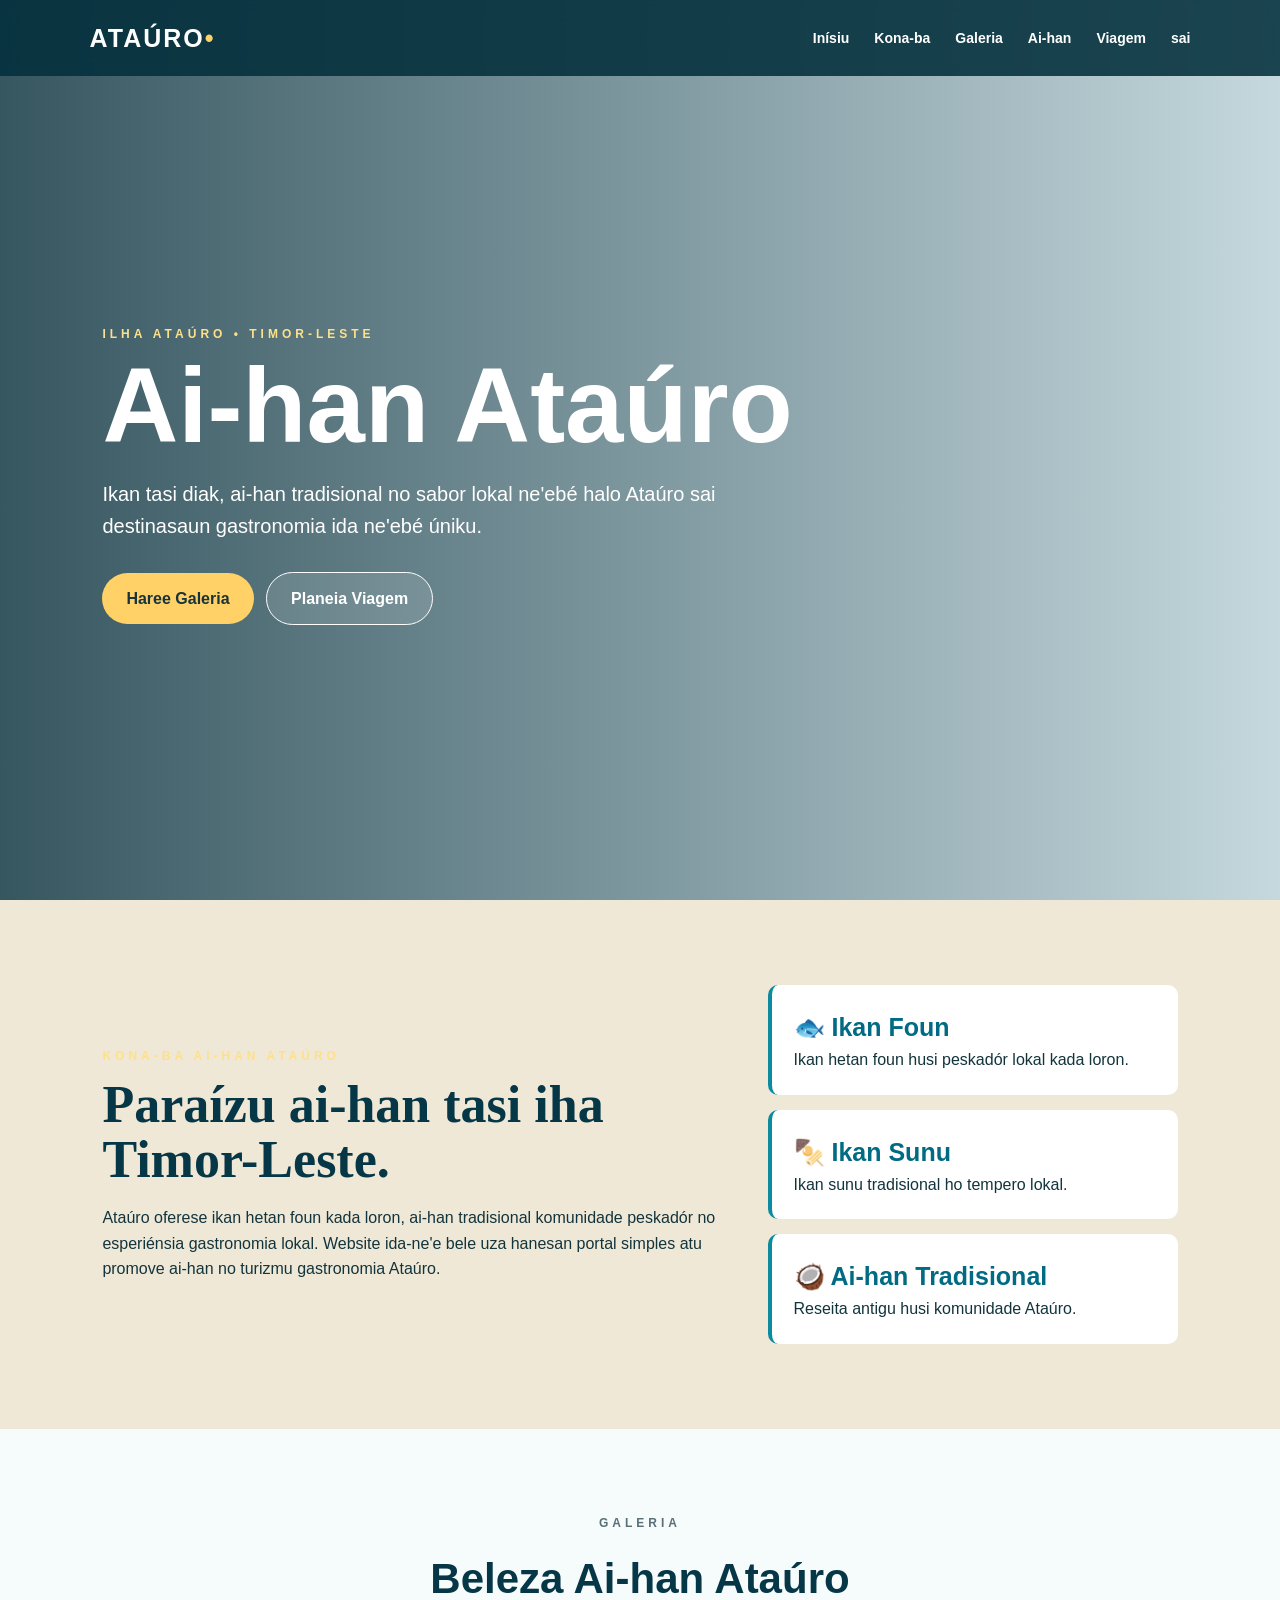
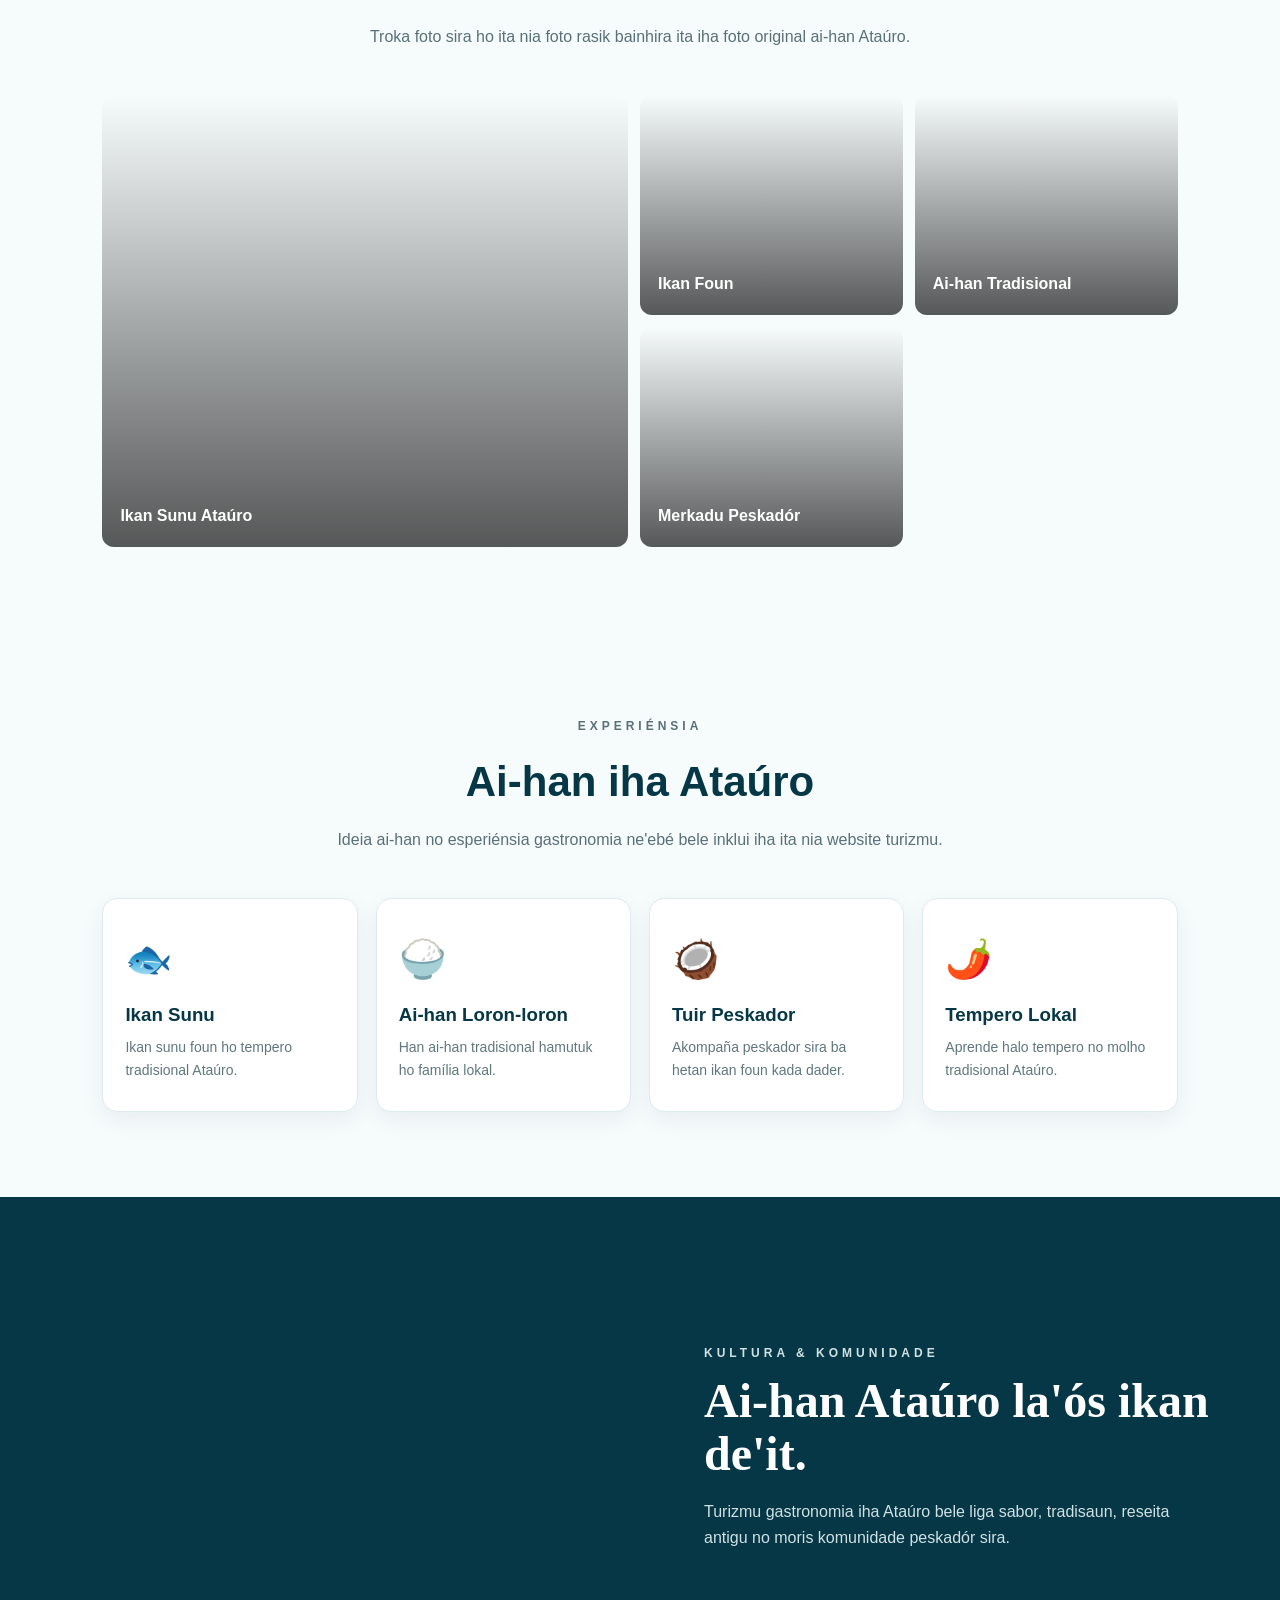
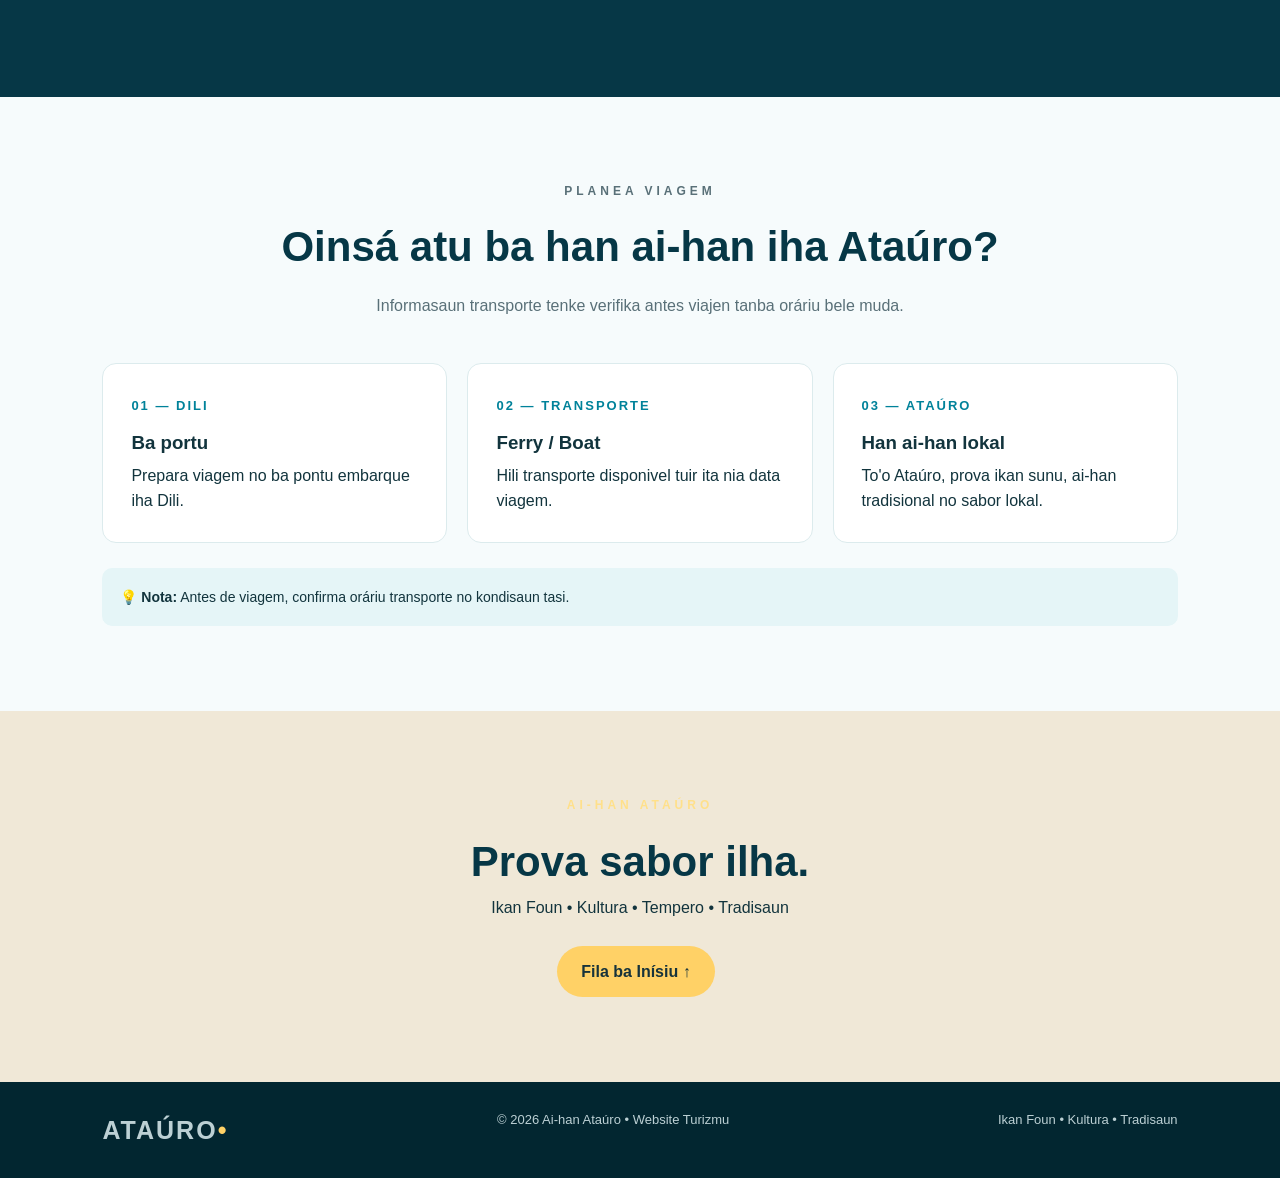
<file: aihan-atauru.html>
<!DOCTYPE html>
<html lang="tet">
<head>
  <meta charset="UTF-8">
  <meta name="viewport" content="width=device-width, initial-scale=1.0">
  <title>Ai-han Ataúro | Turizmu Timor-Leste</title>
  <style>
    *{box-sizing:border-box;margin:0;padding:0}
    html{scroll-behavior:smooth}
    body{font-family:Arial,Helvetica,sans-serif;color:#12343d;background:#f6fbfc;line-height:1.6}
    a{text-decoration:none;color:inherit}
    header{
      position:fixed;top:0;left:0;width:100%;z-index:10;
      display:flex;justify-content:space-between;align-items:center;
      padding:18px 7%;background:rgba(3,47,60,.88);backdrop-filter:blur(10px);
      color:white
    }
    .logo{font-size:25px;font-weight:800;letter-spacing:2px}
    .logo span{color:#ffd166}
    nav{display:flex;gap:25px;font-size:14px;font-weight:700}
    nav a:hover{color:#ffd166}
    .hero{
      min-height:100vh;display:flex;align-items:center;padding:120px 8% 70px;
      position:relative;color:white;
      background:
        linear-gradient(90deg,rgba(0,40,52,.78),rgba(0,80,100,.20)),
        url("https://images.unsplash.com/photo-1559847844-5315695dadae?auto=format&fit=crop&w=2200&q=85")
        center/cover no-repeat;
    }
    .hero-content{max-width:720px}
    .tag{font-size:12px;letter-spacing:4px;font-weight:800;color:#ffe08a;margin-bottom:12px}
    h1{font-size:clamp(55px,9vw,105px);line-height:.95;margin-bottom:22px}
    .hero p:not(.tag){font-size:20px;max-width:650px;margin-bottom:30px}
    .btn{display:inline-block;padding:13px 24px;border-radius:30px;font-weight:700;margin-right:8px}
    .primary{background:#ffd166;color:#17333b}
    .outline{border:1px solid white;background:rgba(255,255,255,.12)}
    section{padding:85px 8%}
    .title{text-align:center;max-width:760px;margin:0 auto 45px}
    .title h2{font-size:42px;color:#063746;margin-bottom:12px}
    .title p{color:#597078}
    .about{background:#f0e8d7}
    .about-grid{display:grid;grid-template-columns:1.2fr .8fr;gap:50px;align-items:center}
    .about h2{font-family:Georgia,serif;font-size:52px;color:#063746;line-height:1.05;margin-bottom:18px}
    .facts{display:grid;gap:15px}
    .fact{background:white;padding:22px;border-left:4px solid #0b8aa0;border-radius:10px}
    .fact strong{font-size:25px;color:#006b83;display:block}
    .gallery{display:grid;grid-template-columns:2fr 1fr 1fr;grid-template-rows:220px 220px;gap:12px}
    .photo{border-radius:12px;background-size:cover;background-position:center;display:flex;align-items:end;padding:18px;color:white;font-weight:bold;overflow:hidden;position:relative}
    .photo:before{content:"";position:absolute;inset:0;background:linear-gradient(transparent,rgba(0,0,0,.65))}
    .photo span{position:relative;z-index:1}
    .photo.big{grid-row:span 2;background-image:url("https://images.unsplash.com/photo-1544025162-d76694265947?auto=format&fit=crop&w=1500&q=85")}
    .photo.two{background-image:url("https://images.unsplash.com/photo-1467003909585-2f8a72700288?auto=format&fit=crop&w=1000&q=85")}
    .photo.three{background-image:url("https://images.unsplash.com/photo-1512621776951-a57141f2eefd?auto=format&fit=crop&w=1000&q=85")}
    .photo.four{background-image:url("https://images.unsplash.com/photo-1504674900247-0877df9cc836?auto=format&fit=crop&w=1000&q=85")}
    .cards{display:grid;grid-template-columns:repeat(4,1fr);gap:18px}
    .card{background:white;padding:30px 22px;border-radius:15px;border:1px solid #dcebed;box-shadow:0 8px 25px rgba(0,50,70,.06)}
    .icon{font-size:38px;margin-bottom:10px}
    .card h3{color:#063746;margin-bottom:7px}
    .card p{font-size:14px;color:#60777d}
    .culture{background:#063746;color:white;display:grid;grid-template-columns:1fr 1fr;padding:0}
    .culture-img{min-height:500px;background:url("https://images.unsplash.com/photo-1559339352-11d035aa65de?auto=format&fit=crop&w=1500&q=85") center/cover}
    .culture-text{padding:75px 10%;display:flex;flex-direction:column;justify-content:center}
    .culture-text h2{font-family:Georgia,serif;font-size:48px;line-height:1.1;margin-bottom:18px}
    .culture-text p{color:#d0e1e4}
    .steps{display:grid;grid-template-columns:repeat(3,1fr);gap:20px}
    .step{background:white;border-radius:14px;padding:28px;border:1px solid #dcebed}
    .step-number{color:#00829a;font-weight:800;font-size:13px;letter-spacing:2px}
    .step h3{margin:10px 0 5px}
    .notice{margin-top:25px;background:#e5f5f7;padding:18px;border-radius:10px;font-size:14px}
    .contact{background:#f0e8d7}
    .contact-box{max-width:800px;margin:auto;text-align:center}
    .contact h2{font-size:42px;color:#063746}
    footer{background:#022630;color:#bcd0d4;padding:28px 8%;display:flex;justify-content:space-between;gap:20px;font-size:13px}
    @media(max-width:900px){
      nav{display:none}
      .about-grid,.culture{grid-template-columns:1fr}
      .culture-img{min-height:320px}
      .cards{grid-template-columns:1fr 1fr}
      .steps{grid-template-columns:1fr}
      .gallery{grid-template-columns:1fr 1fr;grid-template-rows:220px 220px 220px}
      .photo.big{grid-row:span 1;grid-column:span 2}
      footer{flex-direction:column}
    }
    @media(max-width:600px){
      section{padding:65px 6%}
      .hero{padding-left:6%;padding-right:6%}
      .hero h1{font-size:62px}
      .hero p:not(.tag){font-size:17px}
      .cards{grid-template-columns:1fr}
      .gallery{display:block}
      .photo{height:230px;margin-bottom:10px}
      .about h2,.culture-text h2{font-size:39px}
    }
  </style>
</head>
<body>

<header>
  <a class="logo" href="#home">ATAÚRO<span>•</span></a>
  <nav>
    <a href="#home">Inísiu</a>
    <a href="#kona-ba">Kona-ba</a>
    <a href="#galeria">Galeria</a>
    <a href="#atividade">Ai-han</a>
    <a href="#viagem">Viagem</a>
    <a href="index.html">sai</a>
  </nav>
</header>

<main>
<section class="hero" id="home">
  <div class="hero-content">
    <p class="tag">ILHA ATAÚRO • TIMOR-LESTE</p>
    <h1>Ai-han Ataúro</h1>
    <p>Ikan tasi diak, ai-han tradisional no sabor lokal ne'ebé halo Ataúro sai destinasaun gastronomia ida ne'ebé úniku.</p>
    <a class="btn primary" href="#galeria">Haree Galeria</a>
    <a class="btn outline" href="#viagem">Planeia Viagem</a>
  </div>
</section>

<section class="about" id="kona-ba">
  <div class="about-grid">
    <div>
      <p class="tag">KONA-BA AI-HAN ATAÚRO</p>
      <h2>Paraízu ai-han tasi iha Timor-Leste.</h2>
      <p>Ataúro oferese ikan hetan foun kada loron, ai-han tradisional komunidade peskadór no esperiénsia gastronomia lokal. Website ida-ne'e bele uza hanesan portal simples atu promove ai-han no turizmu gastronomia Ataúro.</p>
    </div>
    <div class="facts">
      <div class="fact"><strong>🐟 Ikan Foun</strong> Ikan hetan foun husi peskadór lokal kada loron.</div>
      <div class="fact"><strong>🍢 Ikan Sunu</strong> Ikan sunu tradisional ho tempero lokal.</div>
      <div class="fact"><strong>🥥 Ai-han Tradisional</strong> Reseita antigu husi komunidade Ataúro.</div>
    </div>
  </div>
</section>

<section id="galeria">
  <div class="title">
    <p class="tag">GALERIA</p>
    <h2>Beleza Ai-han Ataúro</h2>
    <p>Troka foto sira ho ita nia foto rasik bainhira ita iha foto original ai-han Ataúro.</p>
  </div>
  <div class="gallery">
    <div class="photo big"><span>Ikan Sunu Ataúro</span></div>
    <div class="photo two"><span>Ikan Foun</span></div>
    <div class="photo three"><span>Ai-han Tradisional</span></div>
    <div class="photo four"><span>Merkadu Peskadór</span></div>
  </div>
</section>

<section id="atividade">
  <div class="title">
    <p class="tag">EXPERIÉNSIA</p>
    <h2>Ai-han iha Ataúro</h2>
    <p>Ideia ai-han no esperiénsia gastronomia ne'ebé bele inklui iha ita nia website turizmu.</p>
  </div>
  <div class="cards">
    <div class="card"><div class="icon">🐟</div><h3>Ikan Sunu</h3><p>Ikan sunu foun ho tempero tradisional Ataúro.</p></div>
    <div class="card"><div class="icon">🍚</div><h3>Ai-han Loron-loron</h3><p>Han ai-han tradisional hamutuk ho família lokal.</p></div>
    <div class="card"><div class="icon">🥥</div><h3>Tuir Peskador</h3><p>Akompaña peskador sira ba hetan ikan foun kada dader.</p></div>
    <div class="card"><div class="icon">🌶️</div><h3>Tempero Lokal</h3><p>Aprende halo tempero no molho tradisional Ataúro.</p></div>
  </div>
</section>

<section class="culture">
  <div class="culture-img"></div>
  <div class="culture-text">
    <p class="tag">KULTURA & KOMUNIDADE</p>
    <h2>Ai-han Ataúro la'ós ikan de'it.</h2>
    <p>Turizmu gastronomia iha Ataúro bele liga sabor, tradisaun, reseita antigu no moris komunidade peskadór sira.</p>
  </div>
</section>

<section id="viagem">
  <div class="title">
    <p class="tag">PLANEA VIAGEM</p>
    <h2>Oinsá atu ba han ai-han iha Ataúro?</h2>
    <p>Informasaun transporte tenke verifika antes viajen tanba oráriu bele muda.</p>
  </div>
  <div class="steps">
    <div class="step"><span class="step-number">01 — DILI</span><h3>Ba portu</h3><p>Prepara viagem no ba pontu embarque iha Dili.</p></div>
    <div class="step"><span class="step-number">02 — TRANSPORTE</span><h3>Ferry / Boat</h3><p>Hili transporte disponivel tuir ita nia data viagem.</p></div>
    <div class="step"><span class="step-number">03 — ATAÚRO</span><h3>Han ai-han lokal</h3><p>To'o Ataúro, prova ikan sunu, ai-han tradisional no sabor lokal.</p></div>
  </div>
  <div class="notice">💡 <strong>Nota:</strong> Antes de viagem, confirma oráriu transporte no kondisaun tasi.</div>
</section>

<section class="contact">
  <div class="contact-box">
    <p class="tag">AI-HAN ATAÚRO</p>
    <h2>Prova sabor ilha.</h2>
    <p>Ikan Foun • Kultura • Tempero • Tradisaun</p>
    <br>
    <a class="btn primary" href="#home">Fila ba Inísiu ↑</a>
  </div>
</section>
</main>

<footer>
  <div class="logo">ATAÚRO<span>•</span></div>
  <div>© 2026 Ai-han Ataúro • Website Turizmu</div>
  <div>Ikan Foun • Kultura • Tradisaun</div>
</footer>

</body>
</html>
</file>
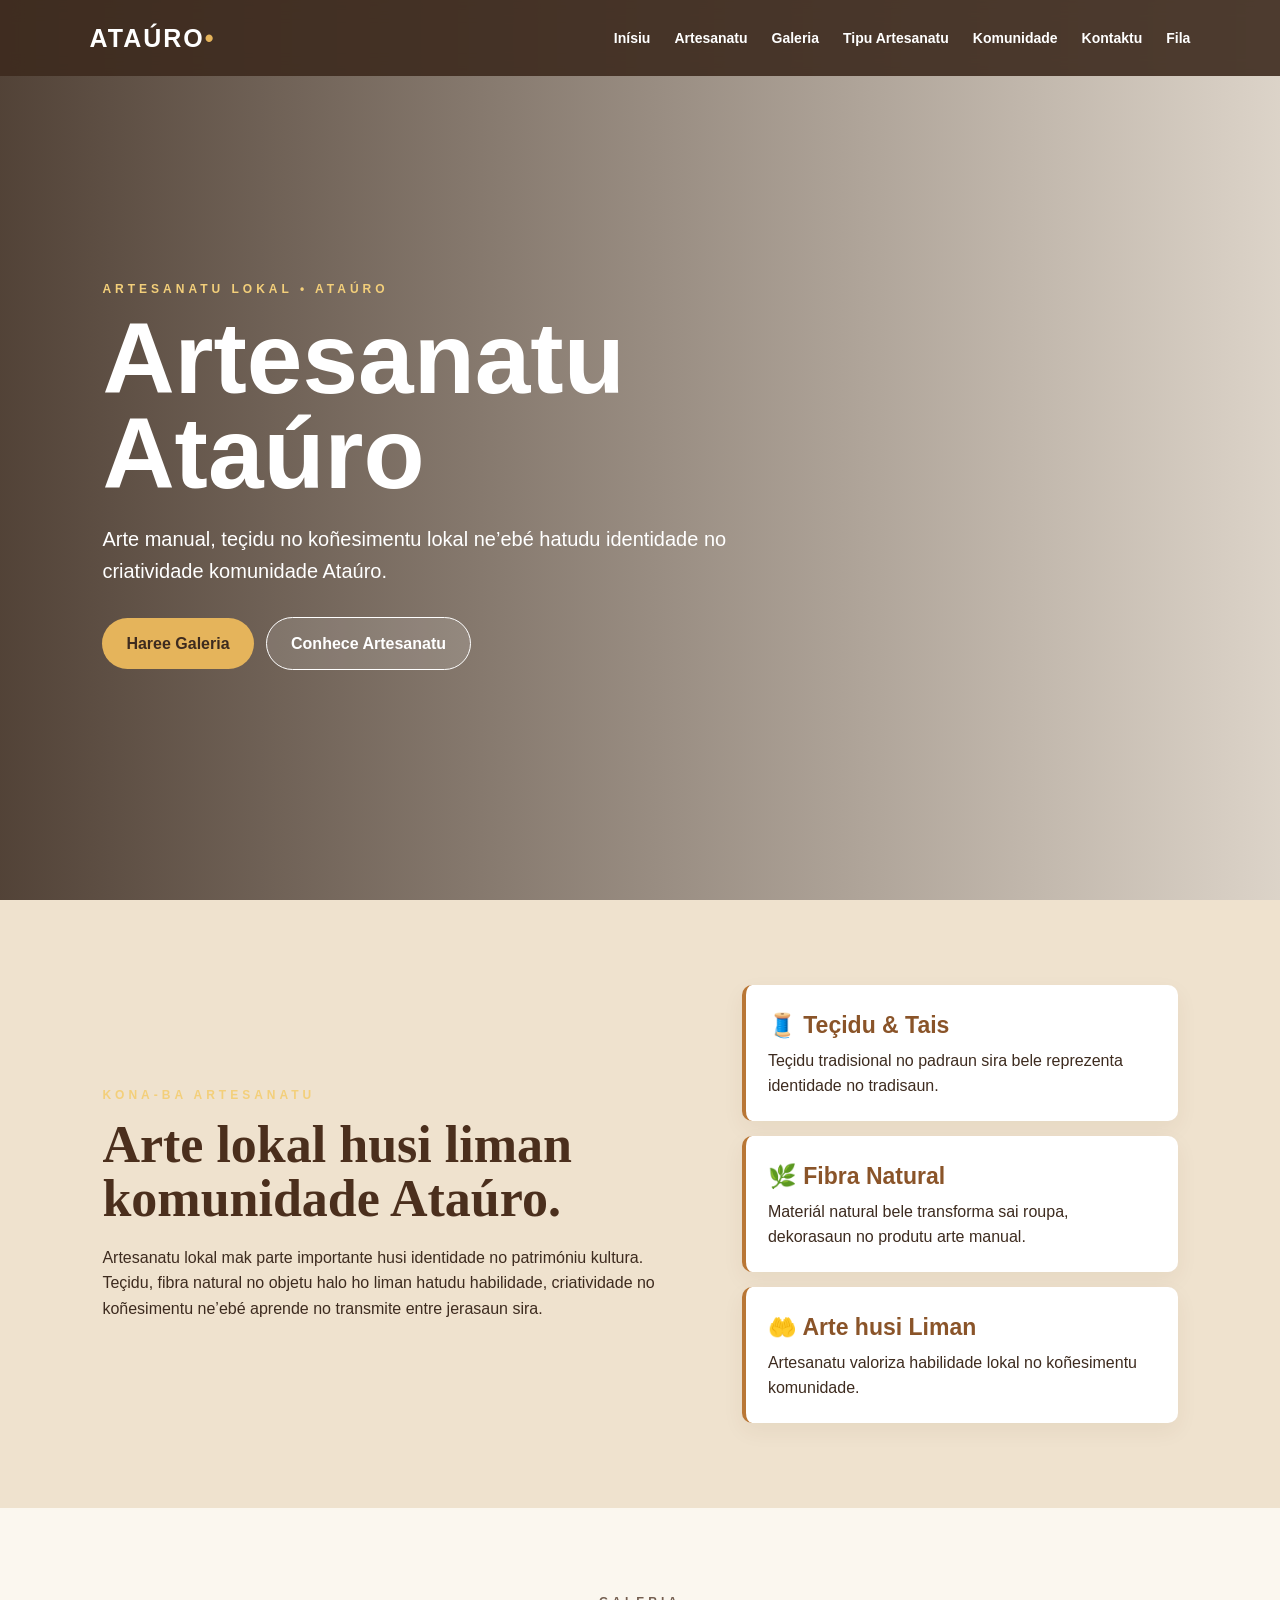
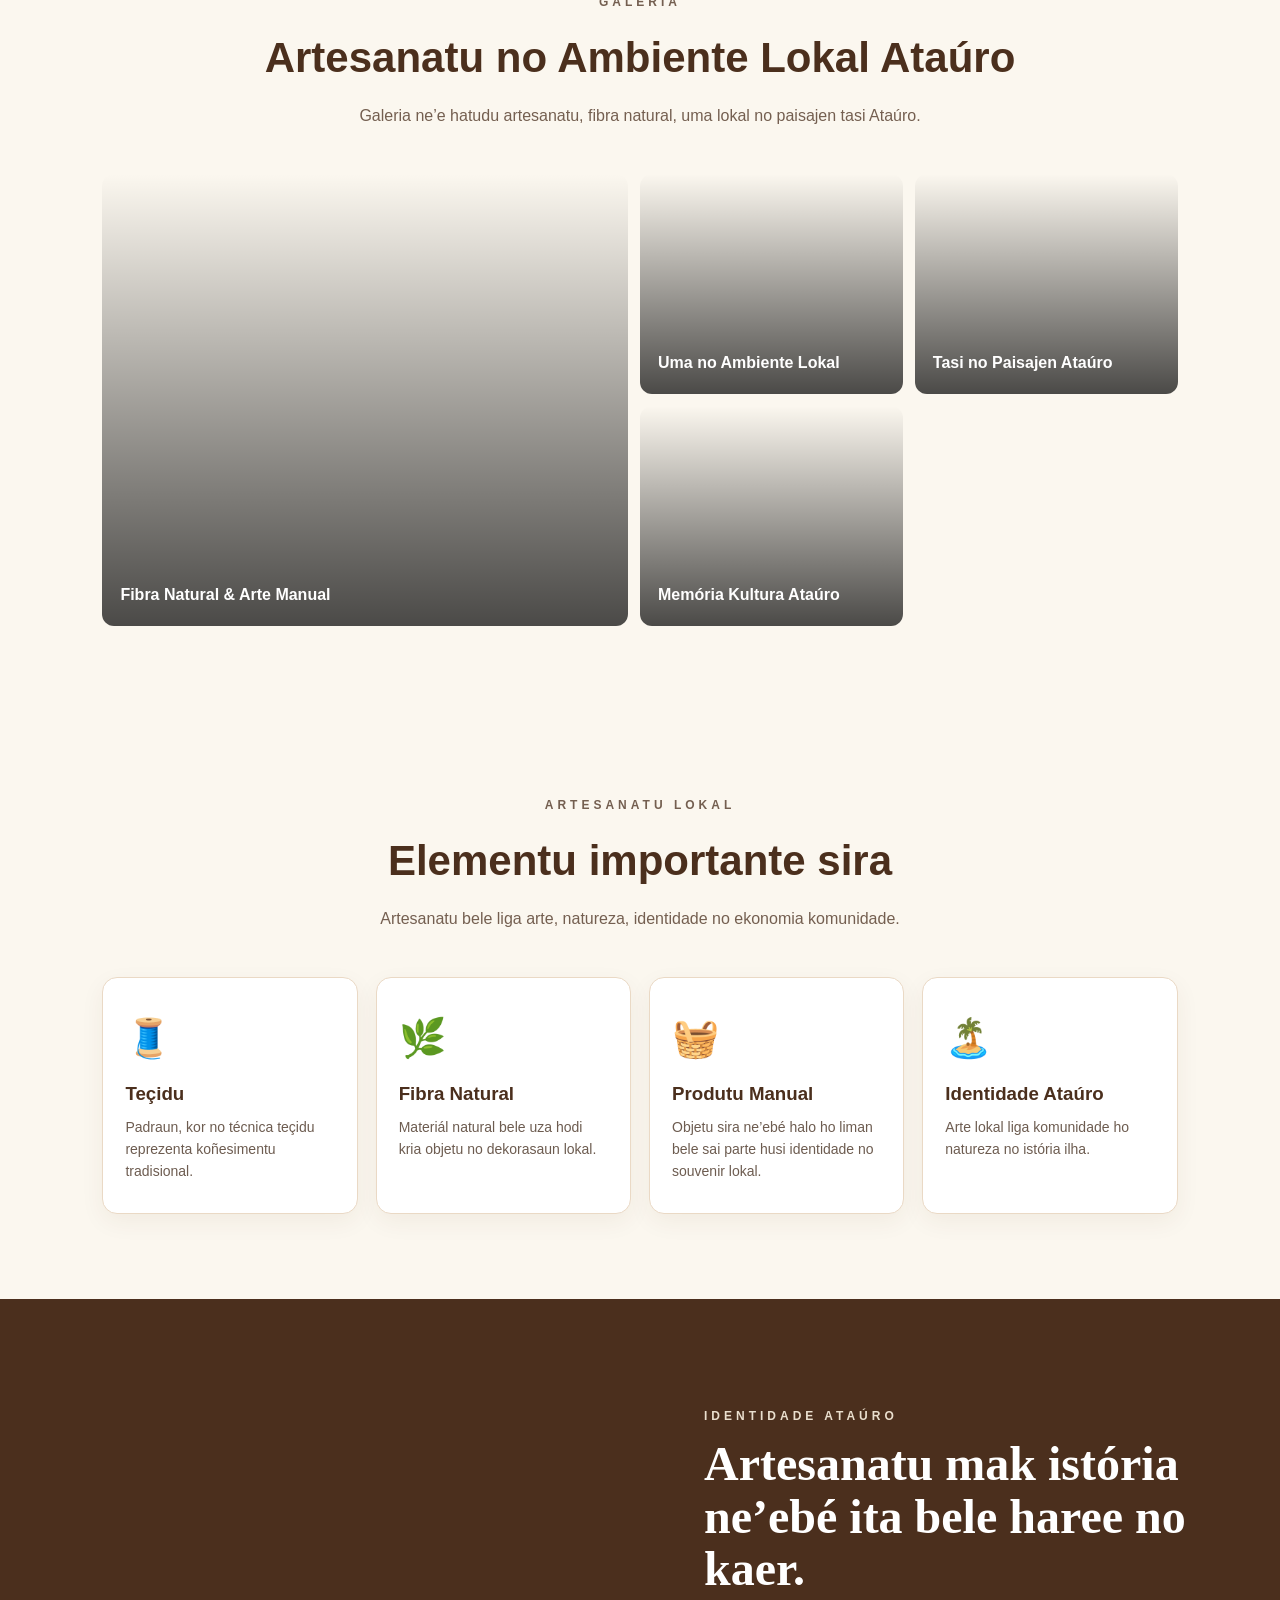
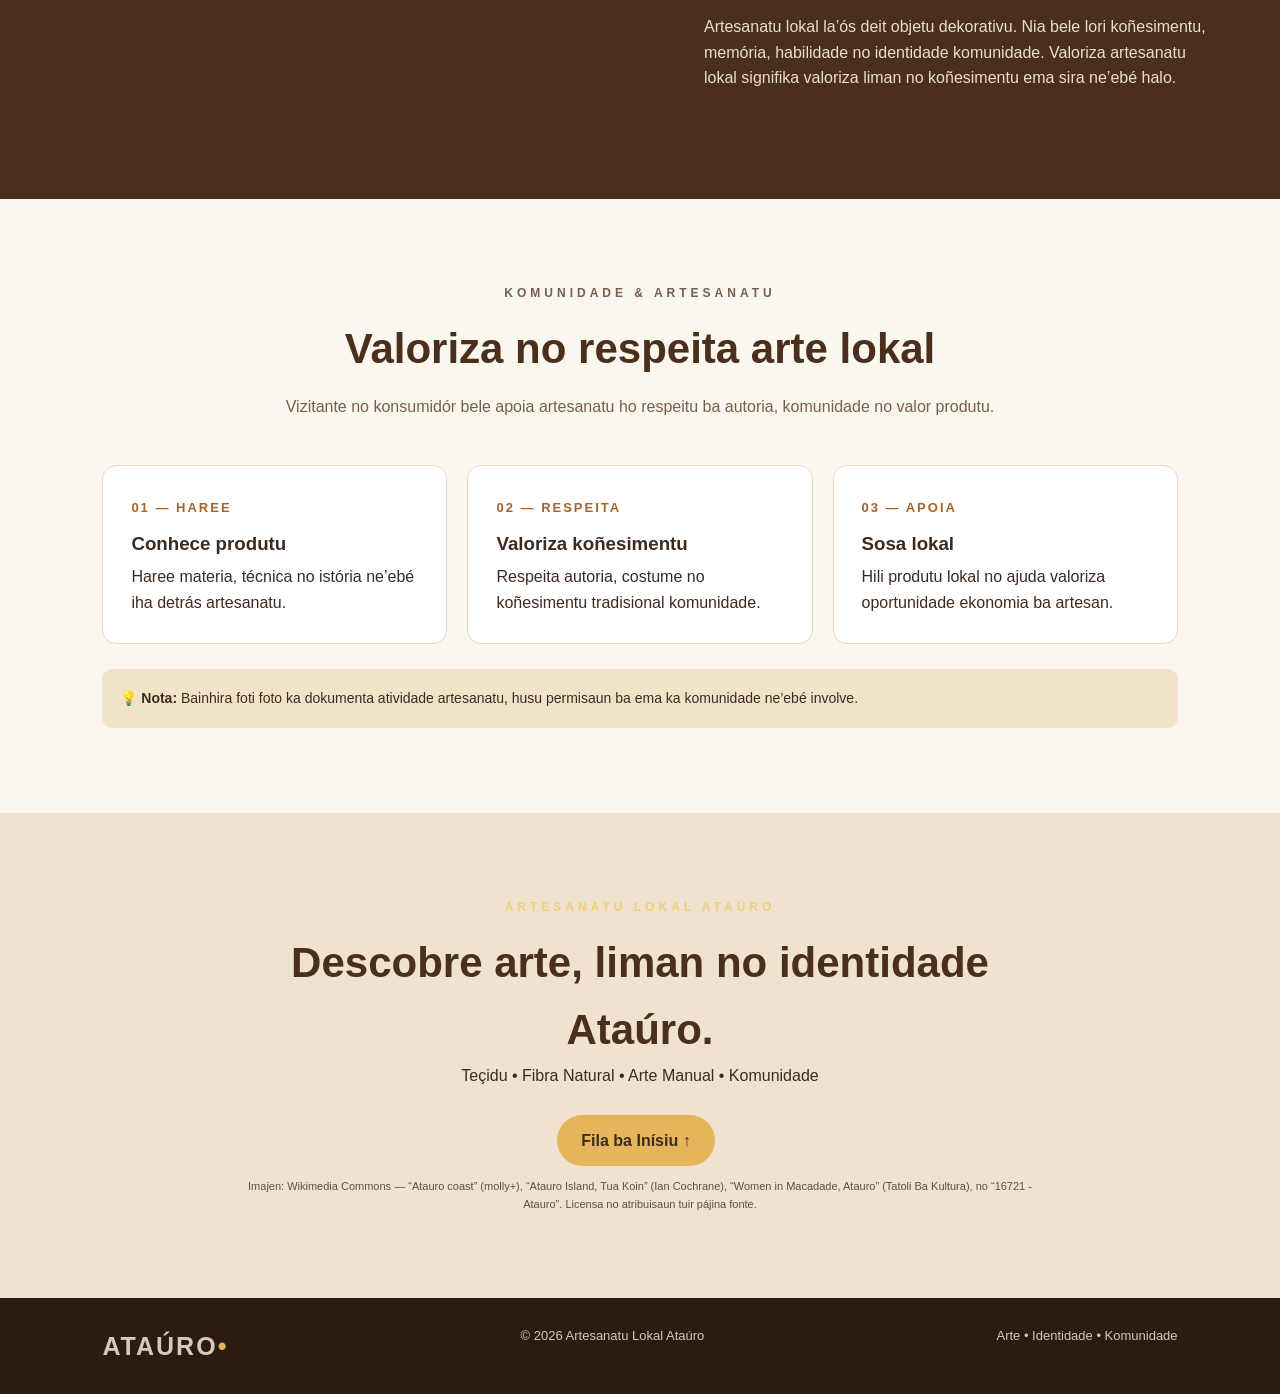
<file: arte.html>
<!DOCTYPE html>
<html lang="tet">
<head>
  <meta charset="UTF-8">
  <meta name="viewport" content="width=device-width, initial-scale=1.0">
  <title>Artesanatu Lokal Ataúro | Timor-Leste</title>
  <style>
    *{box-sizing:border-box;margin:0;padding:0}
    html{scroll-behavior:smooth}
    body{font-family:Arial,Helvetica,sans-serif;color:#3d2b1f;background:#fbf7ef;line-height:1.6}
    a{text-decoration:none;color:inherit}
    header{
      position:fixed;top:0;left:0;width:100%;z-index:10;
      display:flex;justify-content:space-between;align-items:center;
      padding:18px 7%;background:rgba(61,43,31,.90);backdrop-filter:blur(10px);
      color:white
    }
    .logo{font-size:25px;font-weight:800;letter-spacing:2px}
    .logo span{color:#e5b45b}
    nav{display:flex;gap:24px;font-size:14px;font-weight:700}
    nav a:hover{color:#f3cf7a}
    .hero{
      min-height:100vh;display:flex;align-items:center;padding:120px 8% 70px;
      position:relative;color:white;
      background:
        linear-gradient(90deg,rgba(45,27,15,.82),rgba(80,50,25,.18)),
        url("https://upload.wikimedia.org/wikipedia/commons/b/b3/Atauro_coast.jpg") center/cover no-repeat;
    }
    .hero-content{max-width:760px}
    .tag{font-size:12px;letter-spacing:4px;font-weight:800;color:#f3cf7a;margin-bottom:12px}
    h1{font-size:clamp(50px,8vw,100px);line-height:.95;margin-bottom:22px}
    .hero p:not(.tag){font-size:20px;max-width:680px;margin-bottom:30px}
    .btn{display:inline-block;padding:13px 24px;border-radius:30px;font-weight:700;margin-right:8px}
    .primary{background:#e5b45b;color:#3d2b1f}
    .outline{border:1px solid white;background:rgba(255,255,255,.12)}
    section{padding:85px 8%}
    .title{text-align:center;max-width:800px;margin:0 auto 45px}
    .title h2{font-size:42px;color:#4b2f1d;margin-bottom:12px}
    .title p{color:#745f50}
    .about{background:#efe2ce}
    .about-grid{display:grid;grid-template-columns:1.15fr .85fr;gap:50px;align-items:center}
    .about h2{font-family:Georgia,serif;font-size:52px;color:#4b2f1d;line-height:1.05;margin-bottom:18px}
    .facts{display:grid;gap:15px}
    .fact{background:#fff;padding:22px;border-left:4px solid #b97736;border-radius:10px;box-shadow:0 8px 22px rgba(80,45,20,.06)}
    .fact strong{font-size:23px;color:#8a5429;display:block;margin-bottom:4px}
    .gallery{display:grid;grid-template-columns:2fr 1fr 1fr;grid-template-rows:220px 220px;gap:12px}
    .photo{border-radius:12px;background-size:cover;background-position:center;display:flex;align-items:end;padding:18px;color:white;font-weight:bold;overflow:hidden;position:relative}
    .photo:before{content:"";position:absolute;inset:0;background:linear-gradient(transparent,rgba(0,0,0,.70))}
    .photo span{position:relative;z-index:1}
    .photo.big{grid-row:span 2;background-image:url("https://upload.wikimedia.org/wikipedia/commons/b/b4/Women_in_Macadade%2C_Atauro.jpg")}
    .photo.two{background-image:url("https://upload.wikimedia.org/wikipedia/commons/4/4f/Atauro_Island%2C_Tua_Koin%2C_Timor_Leste.jpg")}
    .photo.three{background-image:url("https://upload.wikimedia.org/wikipedia/commons/b/b3/Atauro_coast.jpg")}
    .photo.four{background-image:url("https://upload.wikimedia.org/wikipedia/commons/d/d5/16721_-_Atauro.jpg")}
    .cards{display:grid;grid-template-columns:repeat(4,1fr);gap:18px}
    .card{background:white;padding:30px 22px;border-radius:15px;border:1px solid #ead9c5;box-shadow:0 8px 25px rgba(80,45,20,.06)}
    .icon{font-size:38px;margin-bottom:10px}
    .card h3{color:#4b2f1d;margin-bottom:7px}
    .card p{font-size:14px;color:#6d5c50}
    .culture{background:#4b2f1d;color:white;display:grid;grid-template-columns:1fr 1fr;padding:0}
    .culture-img{min-height:500px;background:url("https://upload.wikimedia.org/wikipedia/commons/b/b4/Women_in_Macadade%2C_Atauro.jpg") center/cover}
    .culture-text{padding:75px 10%;display:flex;flex-direction:column;justify-content:center}
    .culture-text h2{font-family:Georgia,serif;font-size:48px;line-height:1.1;margin-bottom:18px}
    .culture-text p{color:#eadfce}
    .steps{display:grid;grid-template-columns:repeat(3,1fr);gap:20px}
    .step{background:white;border-radius:14px;padding:28px;border:1px solid #ead9c5}
    .step-number{color:#a7642c;font-weight:800;font-size:13px;letter-spacing:2px}
    .step h3{margin:10px 0 5px}
    .notice{margin-top:25px;background:#f2e2c7;padding:18px;border-radius:10px;font-size:14px}
    .contact{background:#efe2ce}
    .contact-box{max-width:800px;margin:auto;text-align:center}
    .contact h2{font-size:42px;color:#4b2f1d}
    footer{background:#2c1b11;color:#d9c8b8;padding:28px 8%;display:flex;justify-content:space-between;gap:20px;font-size:13px}
    .credit{opacity:.8;font-size:11px;max-width:850px;margin:12px auto 0;text-align:center}
    @media(max-width:900px){
      nav{display:none}
      .about-grid,.culture{grid-template-columns:1fr}
      .culture-img{min-height:320px}
      .cards{grid-template-columns:1fr 1fr}
      .steps{grid-template-columns:1fr}
      .gallery{grid-template-columns:1fr 1fr;grid-template-rows:220px 220px 220px}
      .photo.big{grid-row:span 1;grid-column:span 2}
    }
    @media(max-width:600px){
      section{padding:65px 6%}
      .hero{padding-left:6%;padding-right:6%}
      .hero h1{font-size:58px}
      .hero p:not(.tag){font-size:17px}
      .cards{grid-template-columns:1fr}
      .gallery{display:block}
      .photo{height:230px;margin-bottom:10px}
      .about h2,.culture-text h2{font-size:39px}
      footer{flex-direction:column}
    }
  </style>
</head>
<body>

<header>
  <a class="logo" href="#home">ATAÚRO<span>•</span></a>
  <nav>
    <a href="#home">Inísiu</a>
    <a href="#kona-ba">Artesanatu</a>
    <a href="#galeria">Galeria</a>
    <a href="#tipu">Tipu Artesanatu</a>
    <a href="#komunidade">Komunidade</a>
    <a href="#kontaktu">Kontaktu</a>
     <a href="index.html">Fila</a>
  </nav>
</header>

<main>
<section class="hero" id="home">
  <div class="hero-content">
    <p class="tag">ARTESANATU LOKAL • ATAÚRO</p>
    <h1>Artesanatu Ataúro</h1>
    <p>Arte manual, teçidu no koñesimentu lokal ne’ebé hatudu identidade no criatividade komunidade Ataúro.</p>
    <a class="btn primary" href="#galeria">Haree Galeria</a>
    <a class="btn outline" href="#kona-ba">Conhece Artesanatu</a>
  </div>
</section>

<section class="about" id="kona-ba">
  <div class="about-grid">
    <div>
      <p class="tag">KONA-BA ARTESANATU</p>
      <h2>Arte lokal husi liman komunidade Ataúro.</h2>
      <p>Artesanatu lokal mak parte importante husi identidade no patrimóniu kultura. Teçidu, fibra natural no objetu halo ho liman hatudu habilidade, criatividade no koñesimentu ne’ebé aprende no transmite entre jerasaun sira.</p>
    </div>
    <div class="facts">
      <div class="fact"><strong>🧵 Teçidu & Tais</strong> Teçidu tradisional no padraun sira bele reprezenta identidade no tradisaun.</div>
      <div class="fact"><strong>🌿 Fibra Natural</strong> Materiál natural bele transforma sai roupa, dekorasaun no produtu arte manual.</div>
      <div class="fact"><strong>🤲 Arte husi Liman</strong> Artesanatu valoriza habilidade lokal no koñesimentu komunidade.</div>
    </div>
  </div>
</section>

<section id="galeria">
  <div class="title">
    <p class="tag">GALERIA</p>
    <h2>Artesanatu no Ambiente Lokal Ataúro</h2>
    <p>Galeria ne’e hatudu artesanatu, fibra natural, uma lokal no paisajen tasi Ataúro.</p>
  </div>
  <div class="gallery">
    <div class="photo big"><span>Fibra Natural & Arte Manual</span></div>
    <div class="photo two"><span>Uma no Ambiente Lokal</span></div>
    <div class="photo three"><span>Tasi no Paisajen Ataúro</span></div>
    <div class="photo four"><span>Memória Kultura Ataúro</span></div>
  </div>
</section>

<section id="tipu">
  <div class="title">
    <p class="tag">ARTESANATU LOKAL</p>
    <h2>Elementu importante sira</h2>
    <p>Artesanatu bele liga arte, natureza, identidade no ekonomia komunidade.</p>
  </div>
  <div class="cards">
    <div class="card"><div class="icon">🧵</div><h3>Teçidu</h3><p>Padraun, kor no técnica teçidu reprezenta koñesimentu tradisional.</p></div>
    <div class="card"><div class="icon">🌿</div><h3>Fibra Natural</h3><p>Materiál natural bele uza hodi kria objetu no dekorasaun lokal.</p></div>
    <div class="card"><div class="icon">🧺</div><h3>Produtu Manual</h3><p>Objetu sira ne’ebé halo ho liman bele sai parte husi identidade no souvenir lokal.</p></div>
    <div class="card"><div class="icon">🏝️</div><h3>Identidade Ataúro</h3><p>Arte lokal liga komunidade ho natureza no istória ilha.</p></div>
  </div>
</section>

<section class="culture">
  <div class="culture-img"></div>
  <div class="culture-text">
    <p class="tag">IDENTIDADE ATAÚRO</p>
    <h2>Artesanatu mak istória ne’ebé ita bele haree no kaer.</h2>
    <p>Artesanatu lokal la’ós deit objetu dekorativu. Nia bele lori koñesimentu, memória, habilidade no identidade komunidade. Valoriza artesanatu lokal signifika valoriza liman no koñesimentu ema sira ne’ebé halo.</p>
  </div>
</section>

<section id="komunidade">
  <div class="title">
    <p class="tag">KOMUNIDADE & ARTESANATU</p>
    <h2>Valoriza no respeita arte lokal</h2>
    <p>Vizitante no konsumidór bele apoia artesanatu ho respeitu ba autoria, komunidade no valor produtu.</p>
  </div>
  <div class="steps">
    <div class="step"><span class="step-number">01 — HAREE</span><h3>Conhece produtu</h3><p>Haree materia, técnica no istória ne’ebé iha detrás artesanatu.</p></div>
    <div class="step"><span class="step-number">02 — RESPEITA</span><h3>Valoriza koñesimentu</h3><p>Respeita autoria, costume no koñesimentu tradisional komunidade.</p></div>
    <div class="step"><span class="step-number">03 — APOIA</span><h3>Sosa lokal</h3><p>Hili produtu lokal no ajuda valoriza oportunidade ekonomia ba artesan.</p></div>
  </div>
  <div class="notice">💡 <strong>Nota:</strong> Bainhira foti foto ka dokumenta atividade artesanatu, husu permisaun ba ema ka komunidade ne’ebé involve.</div>
</section>

<section class="contact" id="kontaktu">
  <div class="contact-box">
    <p class="tag">ARTESANATU LOKAL ATAÚRO</p>
    <h2>Descobre arte, liman no identidade Ataúro.</h2>
    <p>Teçidu • Fibra Natural • Arte Manual • Komunidade</p>
    <br>
    <a class="btn primary" href="#home">Fila ba Inísiu ↑</a>
    <p class="credit">Imajen: Wikimedia Commons — “Atauro coast” (molly+), “Atauro Island, Tua Koin” (Ian Cochrane), “Women in Macadade, Atauro” (Tatoli Ba Kultura), no “16721 - Atauro”. Licensa no atribuisaun tuir pájina fonte.</p>
  </div>
</section>
</main>

<footer>
  <div class="logo">ATAÚRO<span>•</span></div>
  <div>© 2026 Artesanatu Lokal Ataúro</div>
  <div>Arte • Identidade • Komunidade</div>
</footer>

</body>
</html>
</file>
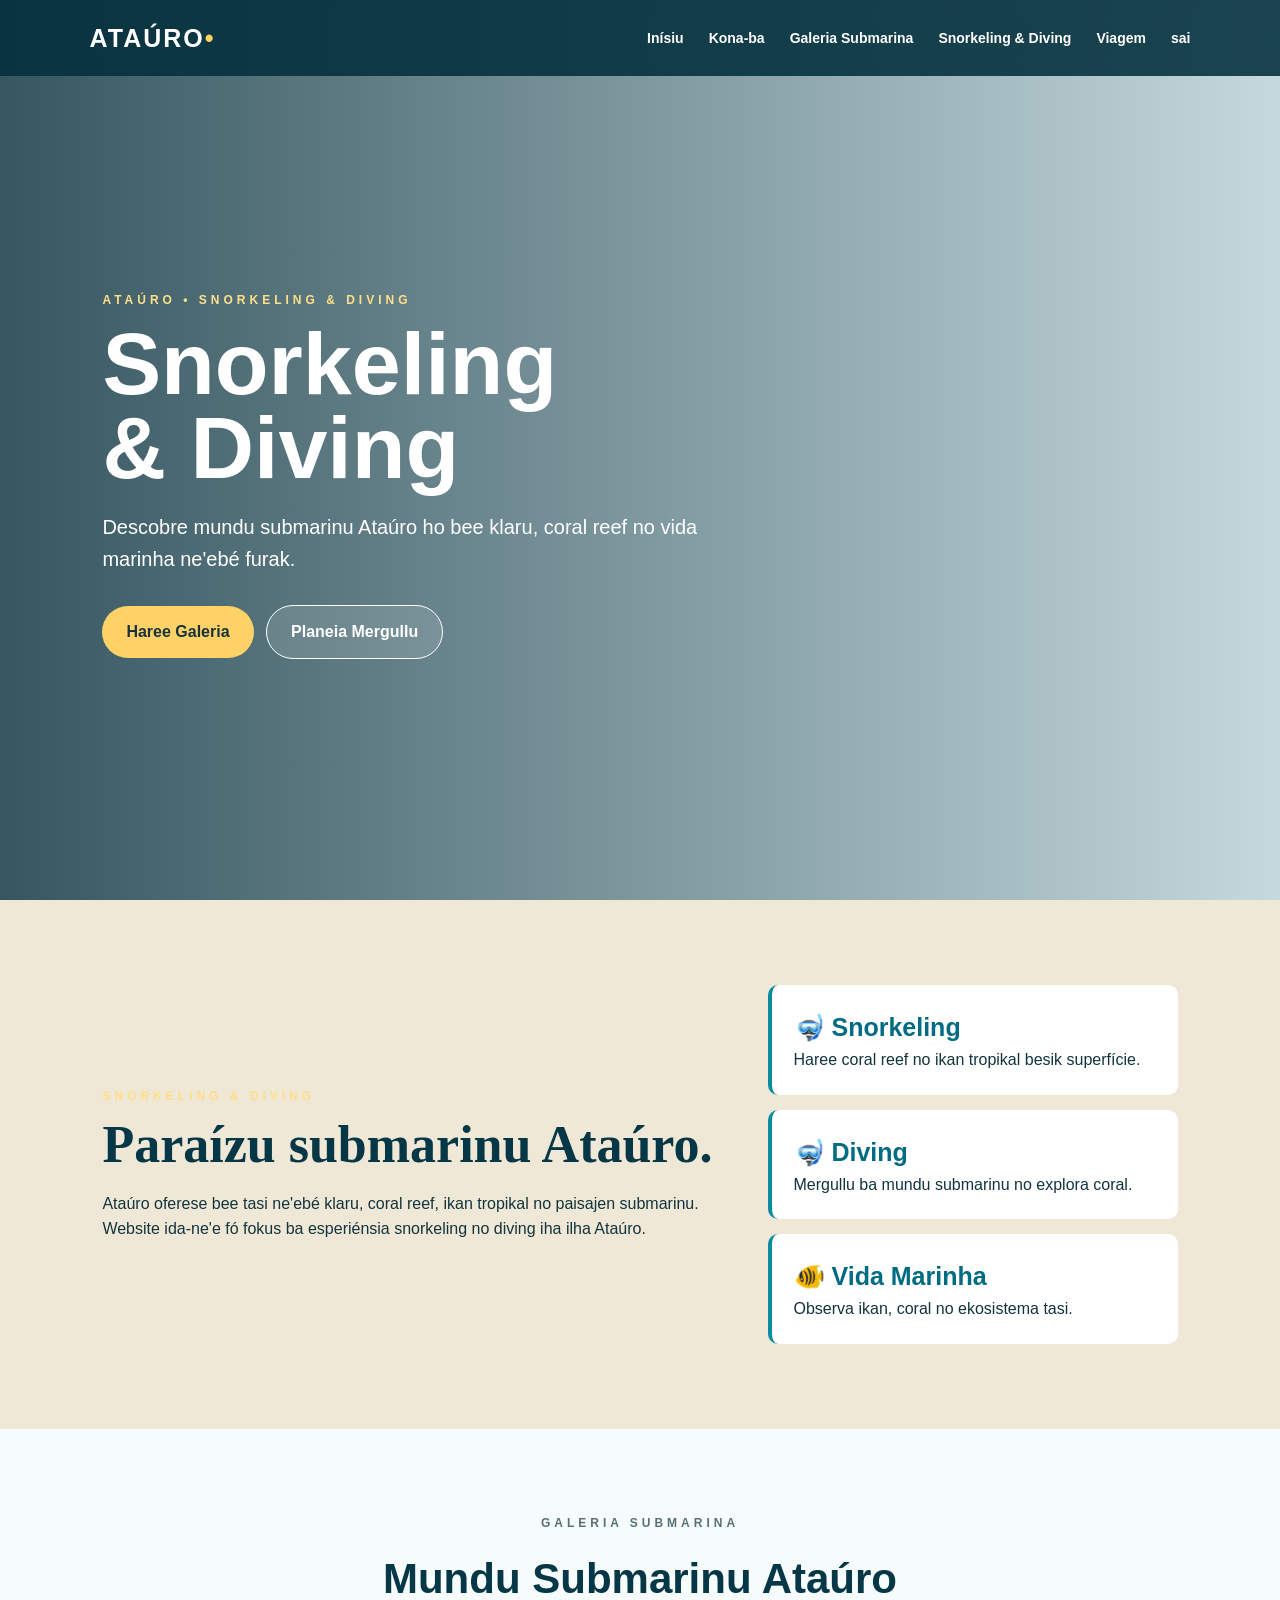
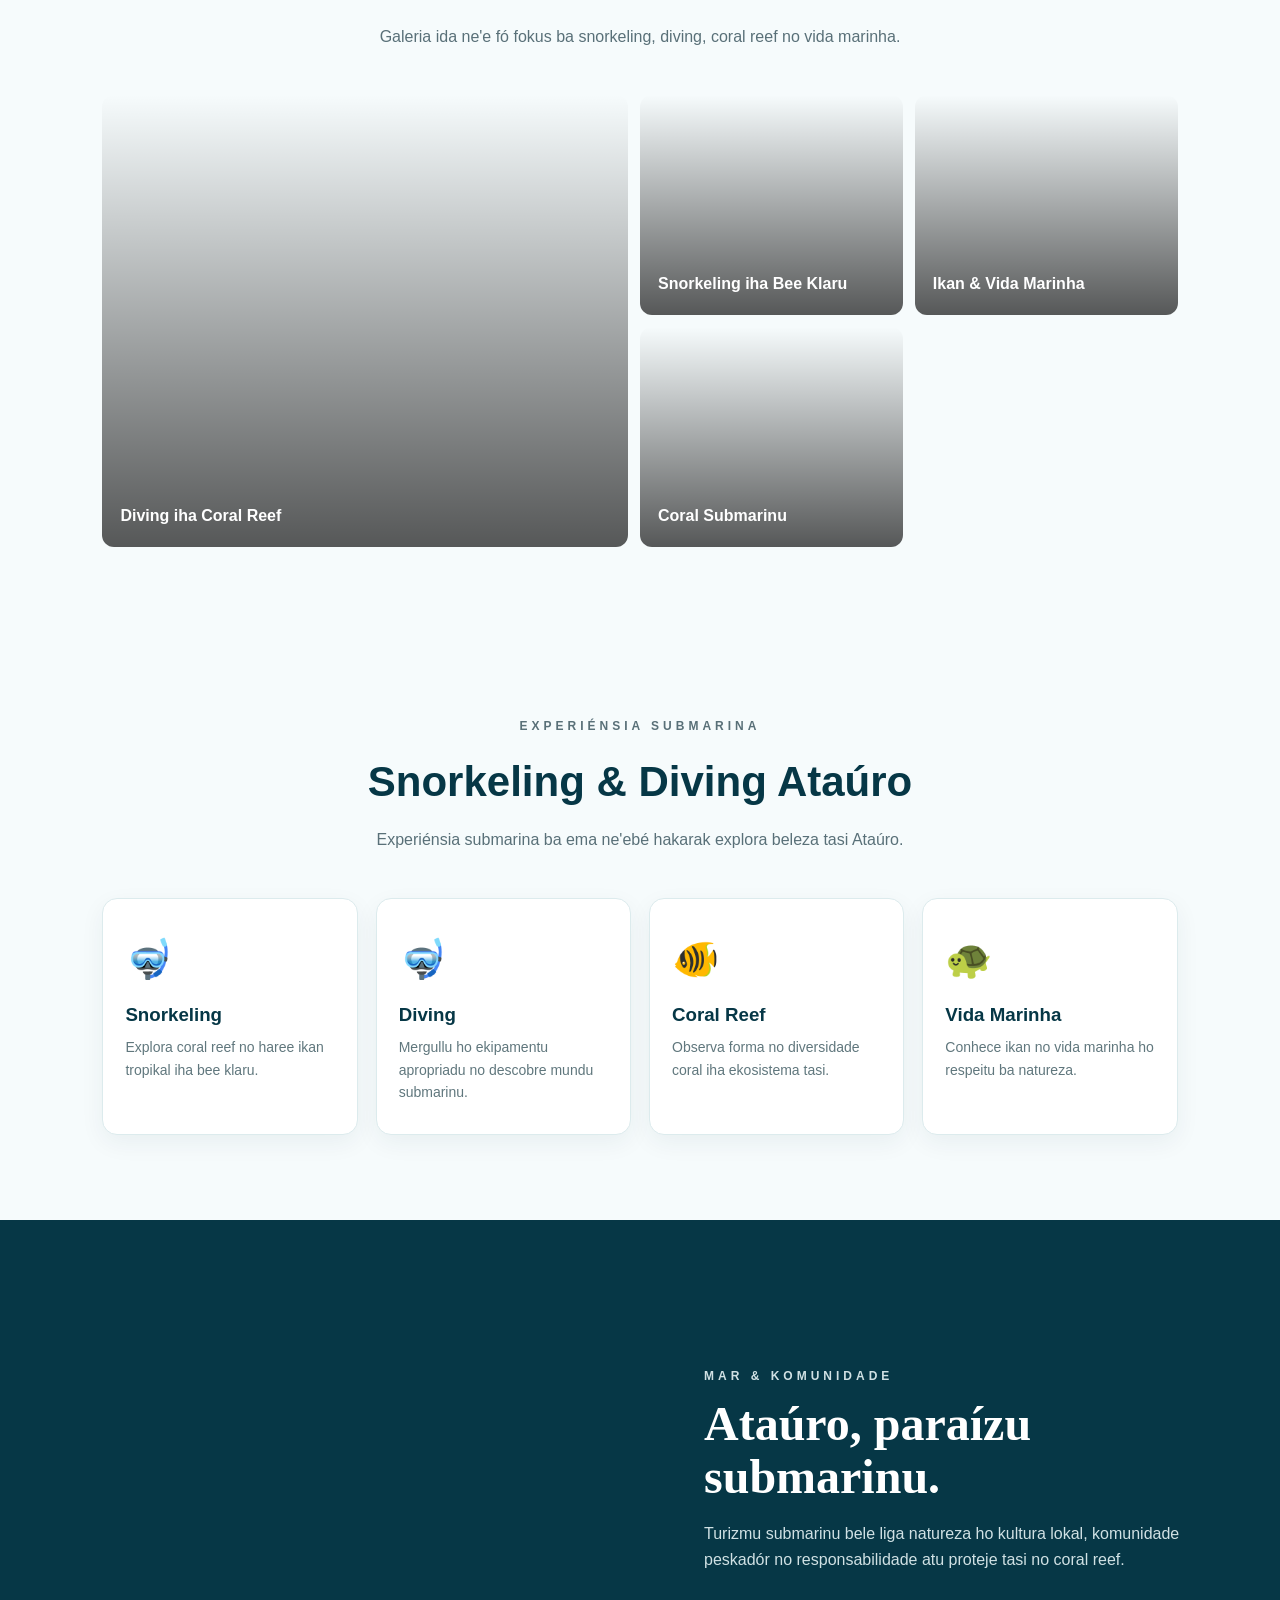
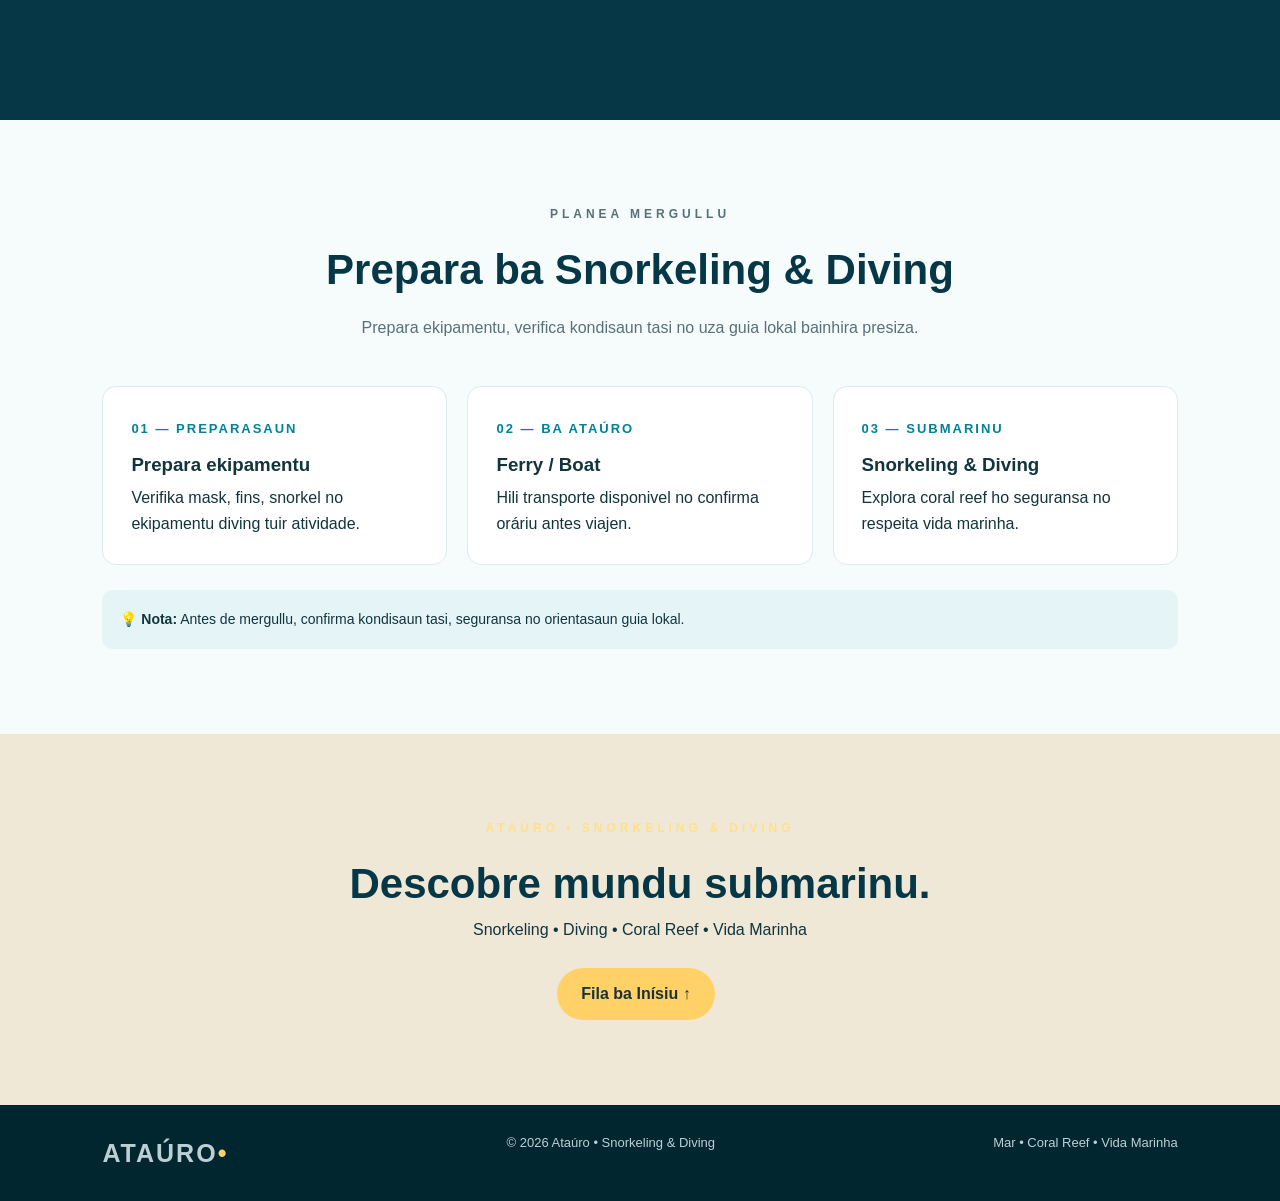
<file: Atauro_Snorkeling_Diving.html>
<!DOCTYPE html>
<html lang="tet">
<head>
  <meta charset="UTF-8">
  <meta name="viewport" content="width=device-width, initial-scale=1.0">
  <title>Snorkeling & Diving Ataúro | Timor-Leste</title>
  <style>
    *{box-sizing:border-box;margin:0;padding:0}
    html{scroll-behavior:smooth}
    body{font-family:Arial,Helvetica,sans-serif;color:#12343d;background:#f6fbfc;line-height:1.6}
    a{text-decoration:none;color:inherit}
    header{
      position:fixed;top:0;left:0;width:100%;z-index:10;
      display:flex;justify-content:space-between;align-items:center;
      padding:18px 7%;background:rgba(3,47,60,.88);backdrop-filter:blur(10px);
      color:white
    }
    .logo{font-size:25px;font-weight:800;letter-spacing:2px}
    .logo span{color:#ffd166}
    nav{display:flex;gap:25px;font-size:14px;font-weight:700}
    nav a:hover{color:#ffd166}
    .hero{
      min-height:100vh;display:flex;align-items:center;padding:120px 8% 70px;
      position:relative;color:white;
      background:
        linear-gradient(90deg,rgba(0,40,52,.78),rgba(0,80,100,.20)),
        url("https://images.unsplash.com/photo-1544551763-46a013bb70d5?auto=format&fit=crop&w=2200&q=85")
        center/cover no-repeat;
    }
    .hero-content{max-width:720px}
    .tag{font-size:12px;letter-spacing:4px;font-weight:800;color:#ffe08a;margin-bottom:12px}
    h1{font-size:clamp(48px,7vw,88px);line-height:.95;margin-bottom:22px}
    .hero p:not(.tag){font-size:20px;max-width:650px;margin-bottom:30px}
    .btn{display:inline-block;padding:13px 24px;border-radius:30px;font-weight:700;margin-right:8px}
    .primary{background:#ffd166;color:#17333b}
    .outline{border:1px solid white;background:rgba(255,255,255,.12)}
    section{padding:85px 8%}
    .title{text-align:center;max-width:760px;margin:0 auto 45px}
    .title h2{font-size:42px;color:#063746;margin-bottom:12px}
    .title p{color:#597078}
    .about{background:#f0e8d7}
    .about-grid{display:grid;grid-template-columns:1.2fr .8fr;gap:50px;align-items:center}
    .about h2{font-family:Georgia,serif;font-size:52px;color:#063746;line-height:1.05;margin-bottom:18px}
    .facts{display:grid;gap:15px}
    .fact{background:white;padding:22px;border-left:4px solid #0b8aa0;border-radius:10px}
    .fact strong{font-size:25px;color:#006b83;display:block}
    .gallery{display:grid;grid-template-columns:2fr 1fr 1fr;grid-template-rows:220px 220px;gap:12px}
    .photo{border-radius:12px;background-size:cover;background-position:center;display:flex;align-items:end;padding:18px;color:white;font-weight:bold;overflow:hidden;position:relative}
    .photo:before{content:"";position:absolute;inset:0;background:linear-gradient(transparent,rgba(0,0,0,.65))}
    .photo span{position:relative;z-index:1}
    .photo.big{grid-row:span 2;background-image:url("https://images.unsplash.com/photo-1544551763-46a013bb70d5?auto=format&fit=crop&w=1500&q=85")}
    .photo.two{background-image:url("https://images.unsplash.com/photo-1544550285-f813152fb2fd?auto=format&fit=crop&w=1000&q=85")}
    .photo.three{background-image:url("https://images.unsplash.com/photo-1551244072-5d12893278ab?auto=format&fit=crop&w=1000&q=85")}
    .photo.four{background-image:url("https://images.unsplash.com/photo-1544550285-f813152fb2fd?auto=format&fit=crop&w=1000&q=85")}
    .cards{display:grid;grid-template-columns:repeat(4,1fr);gap:18px}
    .card{background:white;padding:30px 22px;border-radius:15px;border:1px solid #dcebed;box-shadow:0 8px 25px rgba(0,50,70,.06)}
    .icon{font-size:38px;margin-bottom:10px}
    .card h3{color:#063746;margin-bottom:7px}
    .card p{font-size:14px;color:#60777d}
    .culture{background:#063746;color:white;display:grid;grid-template-columns:1fr 1fr;padding:0}
    .culture-img{min-height:500px;background:url("https://images.unsplash.com/photo-1544550285-f813152fb2fd?auto=format&fit=crop&w=1500&q=85") center/cover}
    .culture-text{padding:75px 10%;display:flex;flex-direction:column;justify-content:center}
    .culture-text h2{font-family:Georgia,serif;font-size:48px;line-height:1.1;margin-bottom:18px}
    .culture-text p{color:#d0e1e4}
    .steps{display:grid;grid-template-columns:repeat(3,1fr);gap:20px}
    .step{background:white;border-radius:14px;padding:28px;border:1px solid #dcebed}
    .step-number{color:#00829a;font-weight:800;font-size:13px;letter-spacing:2px}
    .step h3{margin:10px 0 5px}
    .notice{margin-top:25px;background:#e5f5f7;padding:18px;border-radius:10px;font-size:14px}
    .contact{background:#f0e8d7}
    .contact-box{max-width:800px;margin:auto;text-align:center}
    .contact h2{font-size:42px;color:#063746}
    footer{background:#022630;color:#bcd0d4;padding:28px 8%;display:flex;justify-content:space-between;gap:20px;font-size:13px}
    @media(max-width:900px){
      nav{display:none}
      .about-grid,.culture{grid-template-columns:1fr}
      .culture-img{min-height:320px}
      .cards{grid-template-columns:1fr 1fr}
      .steps{grid-template-columns:1fr}
      .gallery{grid-template-columns:1fr 1fr;grid-template-rows:220px 220px 220px}
      .photo.big{grid-row:span 1;grid-column:span 2}
      footer{flex-direction:column}
    }
    @media(max-width:600px){
      section{padding:65px 6%}
      .hero{padding-left:6%;padding-right:6%}
      .hero h1{font-size:62px}
      .hero p:not(.tag){font-size:17px}
      .cards{grid-template-columns:1fr}
      .gallery{display:block}
      .photo{height:230px;margin-bottom:10px}
      .about h2,.culture-text h2{font-size:39px}
    }
  </style>
</head>
<body>

<header>
  <a class="logo" href="#home">ATAÚRO<span>•</span></a>
  <nav>
    <a href="#home">Inísiu</a>
    <a href="#kona-ba">Kona-ba</a>
    <a href="#galeria">Galeria Submarina</a>
    <a href="#atividade">Snorkeling & Diving</a>
    <a href="#viagem">Viagem</a>
    <a href="index.html">sai</a>
  </nav>
</header>

<main>
<section class="hero" id="home">
  <div class="hero-content">
    <p class="tag">ATAÚRO • SNORKELING & DIVING</p>
    <h1>Snorkeling<br>& Diving</h1>
    <p>Descobre mundu submarinu Ataúro ho bee klaru, coral reef no vida marinha ne'ebé furak.</p>
    <a class="btn primary" href="#galeria">Haree Galeria</a>
    <a class="btn outline" href="#viagem">Planeia Mergullu</a>
  </div>
</section>

<section class="about" id="kona-ba">
  <div class="about-grid">
    <div>
      <p class="tag">SNORKELING & DIVING</p>
      <h2>Paraízu submarinu Ataúro.</h2>
      <p>Ataúro oferese bee tasi ne'ebé klaru, coral reef, ikan tropikal no paisajen submarinu. Website ida-ne'e fó fokus ba esperiénsia snorkeling no diving iha ilha Ataúro.</p>
    </div>
    <div class="facts">
      <div class="fact"><strong>🤿 Snorkeling</strong> Haree coral reef no ikan tropikal besik superfície.</div>
      <div class="fact"><strong>🤿 Diving</strong> Mergullu ba mundu submarinu no explora coral.</div>
      <div class="fact"><strong>🐠 Vida Marinha</strong> Observa ikan, coral no ekosistema tasi.</div>
    </div>
  </div>
</section>

<section id="galeria">
  <div class="title">
    <p class="tag">GALERIA SUBMARINA</p>
    <h2>Mundu Submarinu Ataúro</h2>
    <p>Galeria ida ne'e fó fokus ba snorkeling, diving, coral reef no vida marinha.</p>
  </div>
  <div class="gallery">
    <div class="photo big"><span>Diving iha Coral Reef</span></div>
    <div class="photo two"><span>Snorkeling iha Bee Klaru</span></div>
    <div class="photo three"><span>Ikan & Vida Marinha</span></div>
    <div class="photo four"><span>Coral Submarinu</span></div>
  </div>
</section>

<section id="atividade">
  <div class="title">
    <p class="tag">EXPERIÉNSIA SUBMARINA</p>
    <h2>Snorkeling & Diving Ataúro</h2>
    <p>Experiénsia submarina ba ema ne'ebé hakarak explora beleza tasi Ataúro.</p>
  </div>
  <div class="cards">
    <div class="card"><div class="icon">🤿</div><h3>Snorkeling</h3><p>Explora coral reef no haree ikan tropikal iha bee klaru.</p></div>
    <div class="card"><div class="icon">🤿</div><h3>Diving</h3><p>Mergullu ho ekipamentu apropriadu no descobre mundu submarinu.</p></div>
    <div class="card"><div class="icon">🐠</div><h3>Coral Reef</h3><p>Observa forma no diversidade coral iha ekosistema tasi.</p></div>
    <div class="card"><div class="icon">🐢</div><h3>Vida Marinha</h3><p>Conhece ikan no vida marinha ho respeitu ba natureza.</p></div>
  </div>
</section>

<section class="culture">
  <div class="culture-img"></div>
  <div class="culture-text">
    <p class="tag">MAR & KOMUNIDADE</p>
    <h2>Ataúro, paraízu submarinu.</h2>
    <p>Turizmu submarinu bele liga natureza ho kultura lokal, komunidade peskadór no responsabilidade atu proteje tasi no coral reef.</p>
  </div>
</section>

<section id="viagem">
  <div class="title">
    <p class="tag">PLANEA MERGULLU</p>
    <h2>Prepara ba Snorkeling & Diving</h2>
    <p>Prepara ekipamentu, verifica kondisaun tasi no uza guia lokal bainhira presiza.</p>
  </div>
  <div class="steps">
    <div class="step"><span class="step-number">01 — PREPARASAUN</span><h3>Prepara ekipamentu</h3><p>Verifika mask, fins, snorkel no ekipamentu diving tuir atividade.</p></div>
    <div class="step"><span class="step-number">02 — BA ATAÚRO</span><h3>Ferry / Boat</h3><p>Hili transporte disponivel no confirma oráriu antes viajen.</p></div>
    <div class="step"><span class="step-number">03 — SUBMARINU</span><h3>Snorkeling & Diving</h3><p>Explora coral reef ho seguransa no respeita vida marinha.</p></div>
  </div>
  <div class="notice">💡 <strong>Nota:</strong> Antes de mergullu, confirma kondisaun tasi, seguransa no orientasaun guia lokal.</div>
</section>

<section class="contact">
  <div class="contact-box">
    <p class="tag">ATAÚRO • SNORKELING & DIVING</p>
    <h2>Descobre mundu submarinu.</h2>
    <p>Snorkeling • Diving • Coral Reef • Vida Marinha</p>
    <br>
    <a class="btn primary" href="#home">Fila ba Inísiu ↑</a>
  </div>
</section>
</main>

<footer>
  <div class="logo">ATAÚRO<span>•</span></div>
  <div>© 2026 Ataúro • Snorkeling & Diving</div>
  <div>Mar • Coral Reef • Vida Marinha</div>
</footer>

</body>
</html>
</file>
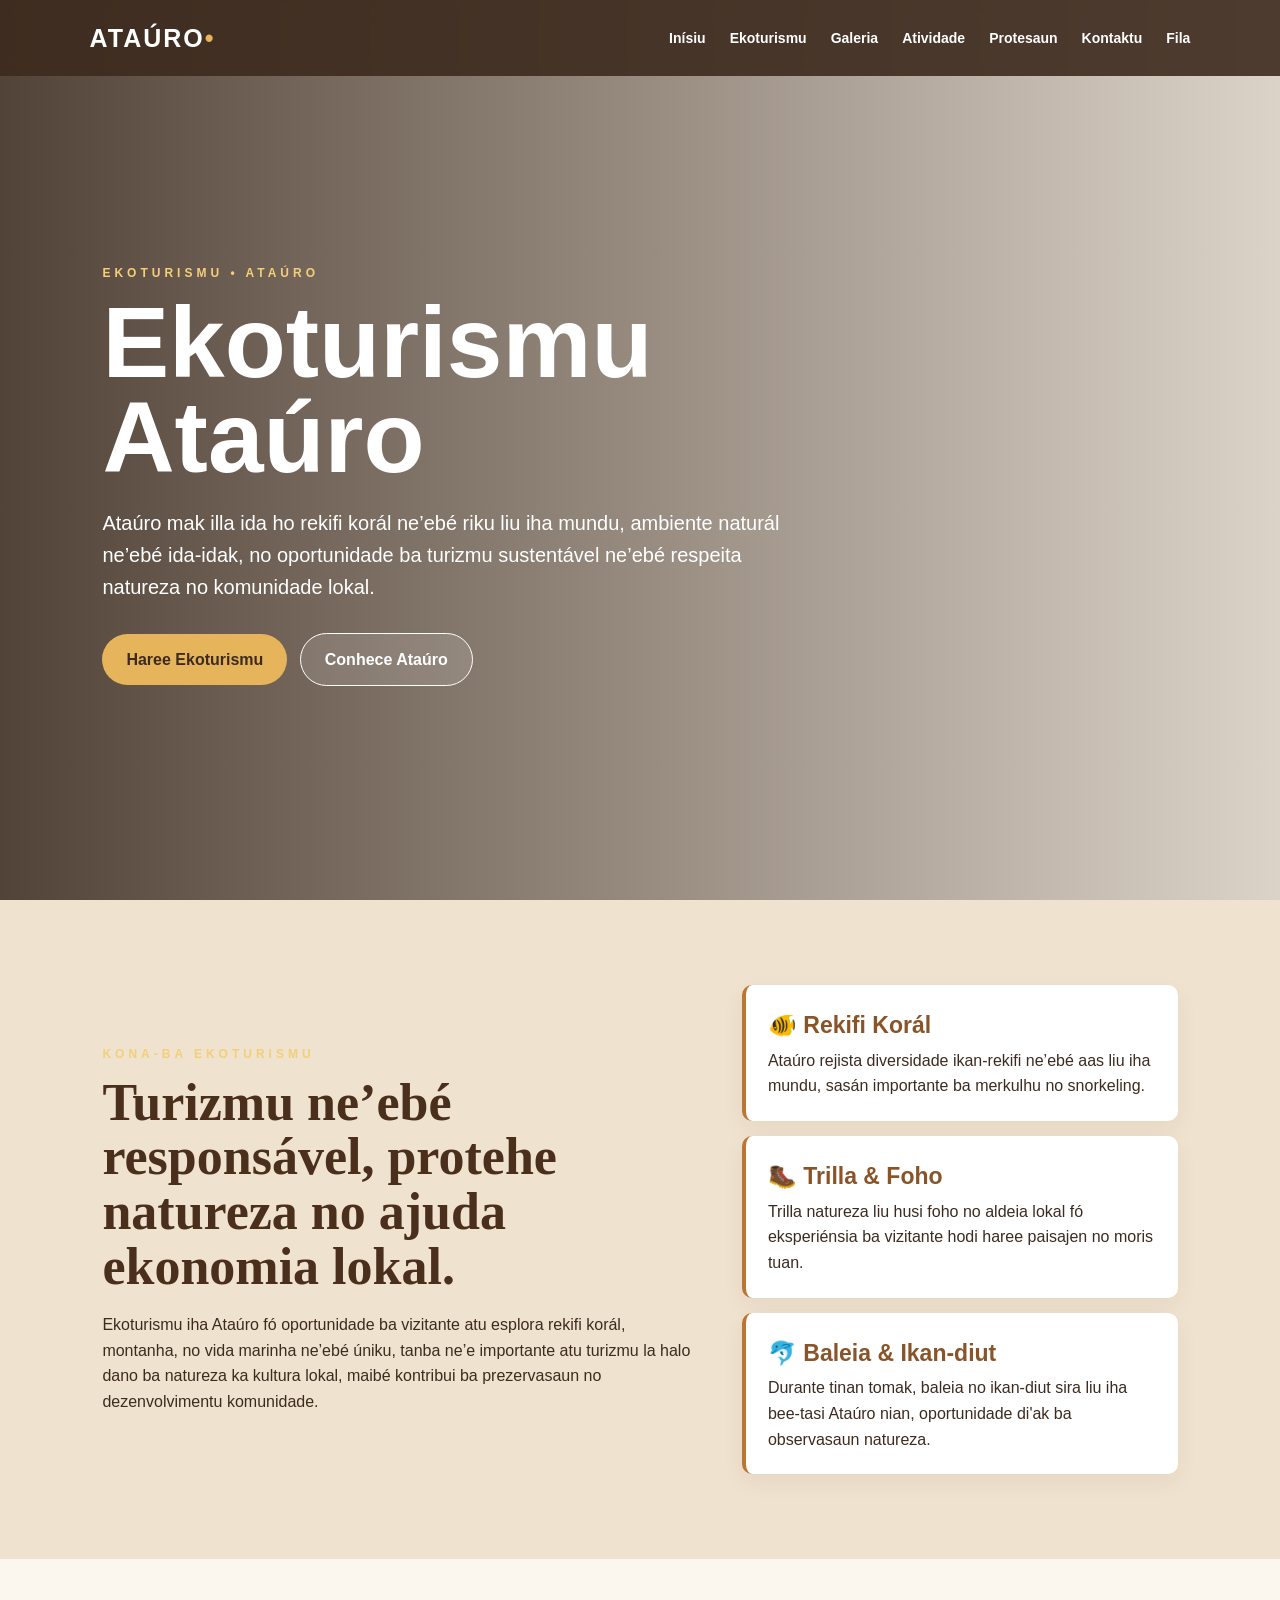
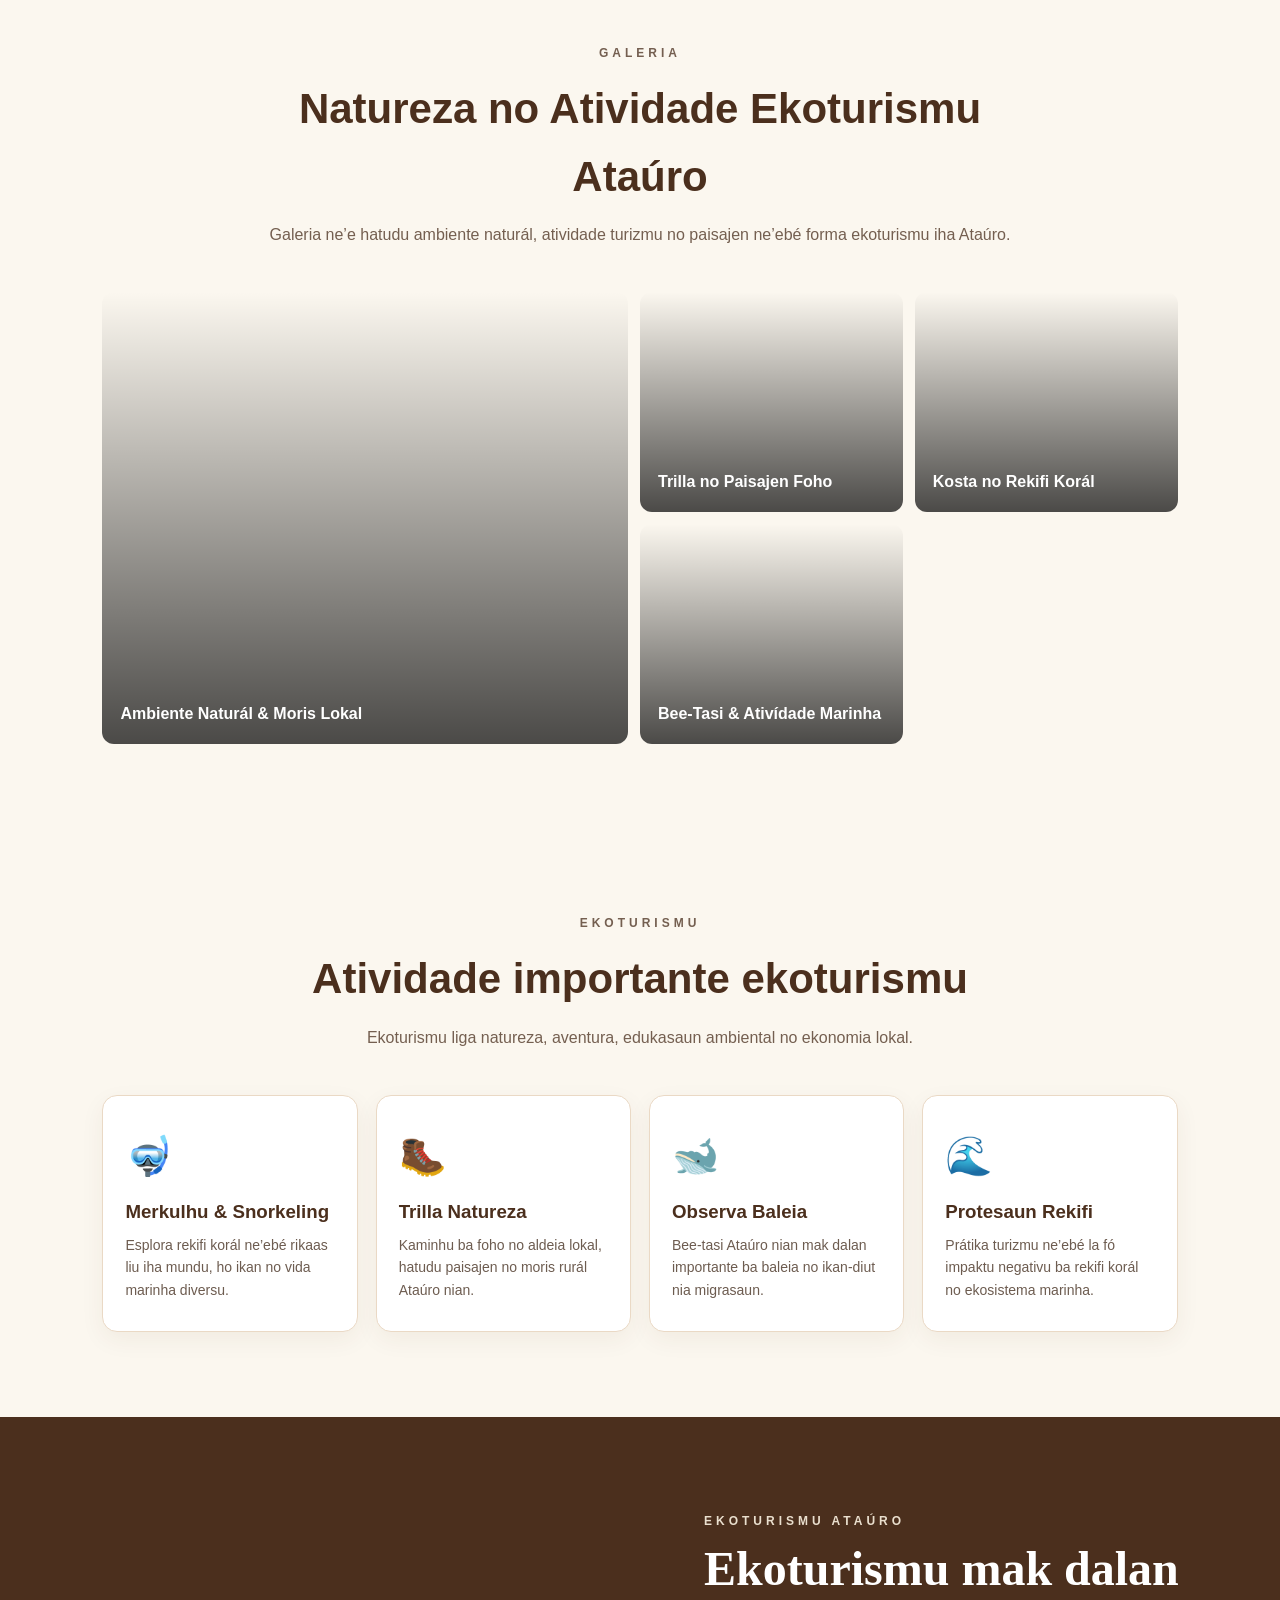
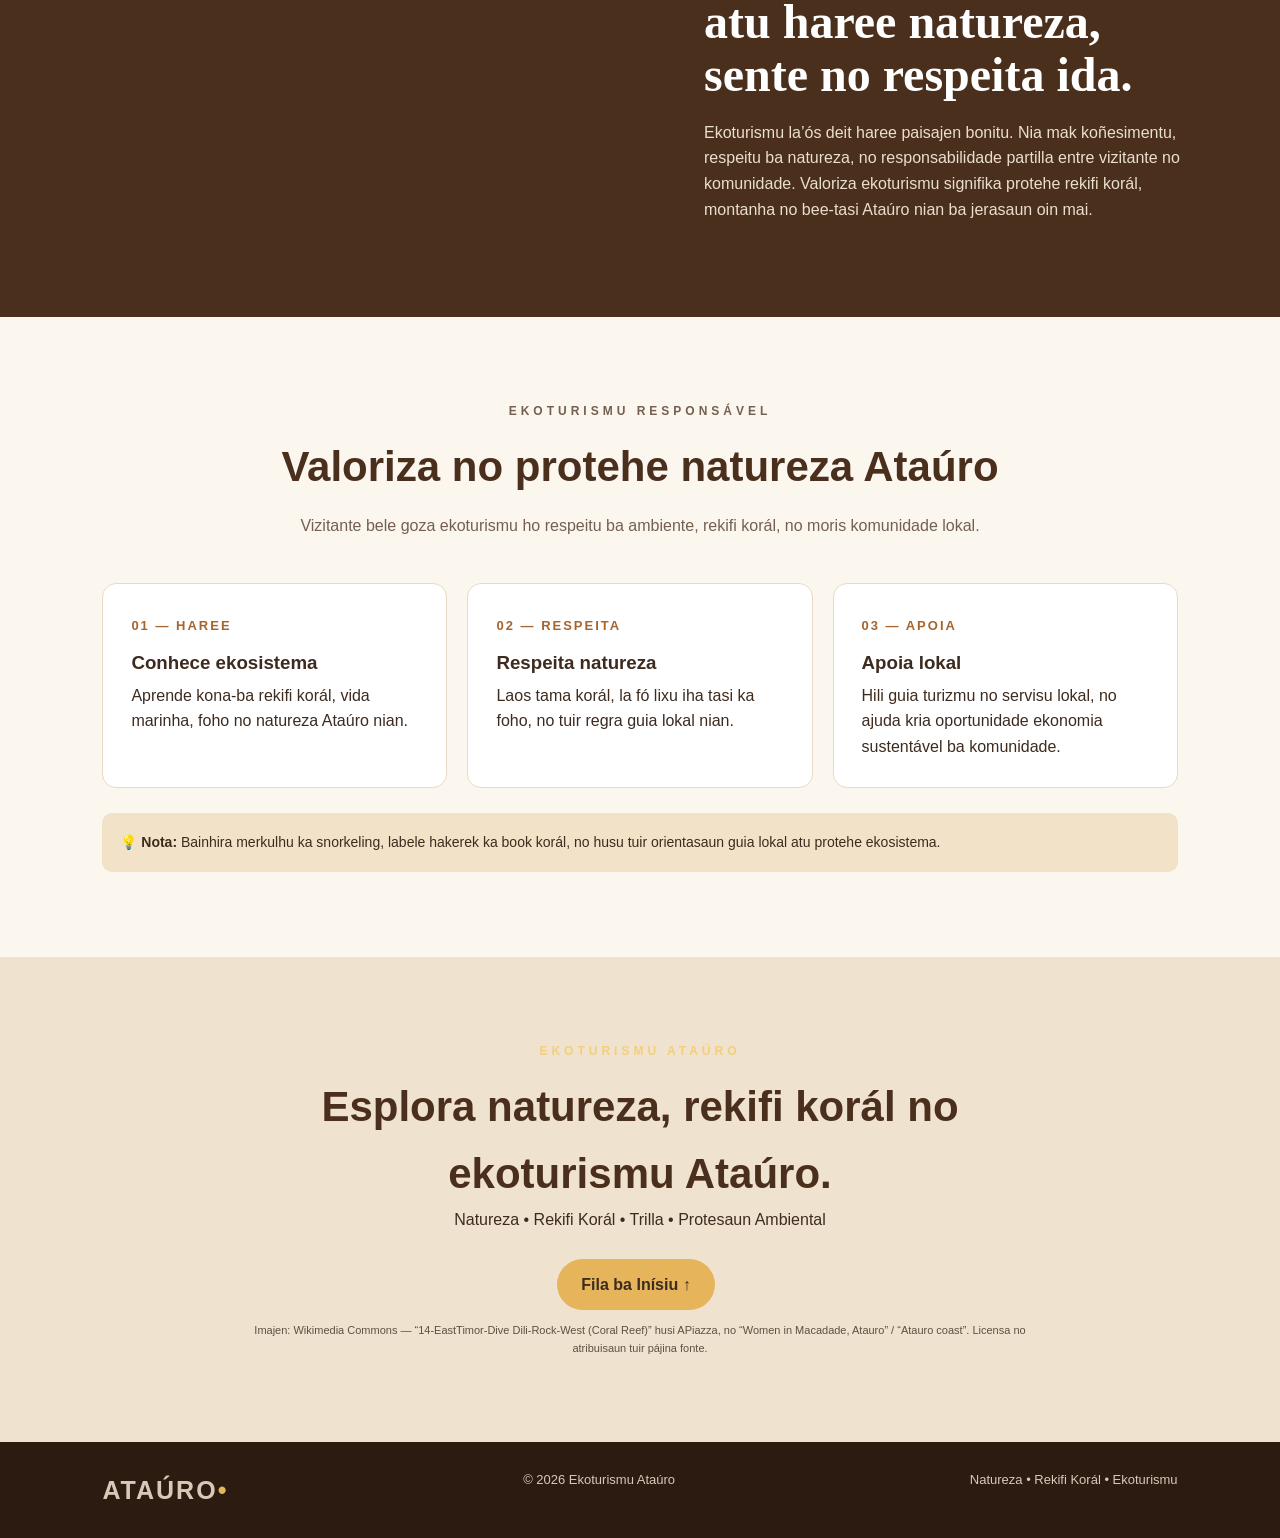
<file: ekoturismu_ataturo.html>
<!DOCTYPE html>
<html lang="tet">
<head>
  <meta charset="UTF-8">
  <meta name="viewport" content="width=device-width, initial-scale=1.0">
  <title>Ekoturismu Ataúro | Timor-Leste</title>
  <style>
    *{box-sizing:border-box;margin:0;padding:0}
    html{scroll-behavior:smooth}
    body{font-family:Arial,Helvetica,sans-serif;color:#3d2b1f;background:#fbf7ef;line-height:1.6}
    a{text-decoration:none;color:inherit}
    header{
      position:fixed;top:0;left:0;width:100%;z-index:10;
      display:flex;justify-content:space-between;align-items:center;
      padding:18px 7%;background:rgba(61,43,31,.90);backdrop-filter:blur(10px);
      color:white
    }
    .logo{font-size:25px;font-weight:800;letter-spacing:2px}
    .logo span{color:#e5b45b}
    nav{display:flex;gap:24px;font-size:14px;font-weight:700}
    nav a:hover{color:#f3cf7a}
    .hero{
      min-height:100vh;display:flex;align-items:center;padding:120px 8% 70px;
      position:relative;color:white;
      background:
        linear-gradient(90deg,rgba(45,27,15,.82),rgba(80,50,25,.18)),
        url("https://commons.wikimedia.org/wiki/Special:FilePath/14-EastTimor-Dive%20Dili-Rock-West%2032%20(Coral%20Reef)-APiazza.JPG") center/cover no-repeat;
    }
    .hero-content{max-width:760px}
    .tag{font-size:12px;letter-spacing:4px;font-weight:800;color:#f3cf7a;margin-bottom:12px}
    h1{font-size:clamp(50px,8vw,100px);line-height:.95;margin-bottom:22px}
    .hero p:not(.tag){font-size:20px;max-width:680px;margin-bottom:30px}
    .btn{display:inline-block;padding:13px 24px;border-radius:30px;font-weight:700;margin-right:8px}
    .primary{background:#e5b45b;color:#3d2b1f}
    .outline{border:1px solid white;background:rgba(255,255,255,.12)}
    section{padding:85px 8%}
    .title{text-align:center;max-width:800px;margin:0 auto 45px}
    .title h2{font-size:42px;color:#4b2f1d;margin-bottom:12px}
    .title p{color:#745f50}
    .about{background:#efe2ce}
    .about-grid{display:grid;grid-template-columns:1.15fr .85fr;gap:50px;align-items:center}
    .about h2{font-family:Georgia,serif;font-size:52px;color:#4b2f1d;line-height:1.05;margin-bottom:18px}
    .facts{display:grid;gap:15px}
    .fact{background:#fff;padding:22px;border-left:4px solid #b97736;border-radius:10px;box-shadow:0 8px 22px rgba(80,45,20,.06)}
    .fact strong{font-size:23px;color:#8a5429;display:block;margin-bottom:4px}
    .gallery{display:grid;grid-template-columns:2fr 1fr 1fr;grid-template-rows:220px 220px;gap:12px}
    .photo{border-radius:12px;background-size:cover;background-position:center;display:flex;align-items:end;padding:18px;color:white;font-weight:bold;overflow:hidden;position:relative}
    .photo:before{content:"";position:absolute;inset:0;background:linear-gradient(transparent,rgba(0,0,0,.70))}
    .photo span{position:relative;z-index:1}
    .photo.big{grid-row:span 2;background-image:url("https://upload.wikimedia.org/wikipedia/commons/b/b4/Women_in_Macadade%2C_Atauro.jpg")}
    .photo.two{background-image:url("https://upload.wikimedia.org/wikipedia/commons/b/b4/Women_in_Macadade%2C_Atauro.jpg")}
    .photo.three{background-image:url("https://upload.wikimedia.org/wikipedia/commons/b/b3/Atauro_coast.jpg")}
    .photo.four{background-image:url("https://upload.wikimedia.org/wikipedia/commons/b/b3/Atauro_coast.jpg")}
    .cards{display:grid;grid-template-columns:repeat(4,1fr);gap:18px}
    .card{background:white;padding:30px 22px;border-radius:15px;border:1px solid #ead9c5;box-shadow:0 8px 25px rgba(80,45,20,.06)}
    .icon{font-size:38px;margin-bottom:10px}
    .card h3{color:#4b2f1d;margin-bottom:7px}
    .card p{font-size:14px;color:#6d5c50}
    .culture{background:#4b2f1d;color:white;display:grid;grid-template-columns:1fr 1fr;padding:0}
    .culture-img{min-height:500px;background:url("https://upload.wikimedia.org/wikipedia/commons/b/b4/Women_in_Macadade%2C_Atauro.jpg") center/cover}
    .culture-text{padding:75px 10%;display:flex;flex-direction:column;justify-content:center}
    .culture-text h2{font-family:Georgia,serif;font-size:48px;line-height:1.1;margin-bottom:18px}
    .culture-text p{color:#eadfce}
    .steps{display:grid;grid-template-columns:repeat(3,1fr);gap:20px}
    .step{background:white;border-radius:14px;padding:28px;border:1px solid #ead9c5}
    .step-number{color:#a7642c;font-weight:800;font-size:13px;letter-spacing:2px}
    .step h3{margin:10px 0 5px}
    .notice{margin-top:25px;background:#f2e2c7;padding:18px;border-radius:10px;font-size:14px}
    .contact{background:#efe2ce}
    .contact-box{max-width:800px;margin:auto;text-align:center}
    .contact h2{font-size:42px;color:#4b2f1d}
    footer{background:#2c1b11;color:#d9c8b8;padding:28px 8%;display:flex;justify-content:space-between;gap:20px;font-size:13px}
    .credit{opacity:.8;font-size:11px;max-width:850px;margin:12px auto 0;text-align:center}
    @media(max-width:900px){
      nav{display:none}
      .about-grid,.culture{grid-template-columns:1fr}
      .culture-img{min-height:320px}
      .cards{grid-template-columns:1fr 1fr}
      .steps{grid-template-columns:1fr}
      .gallery{grid-template-columns:1fr 1fr;grid-template-rows:220px 220px 220px}
      .photo.big{grid-row:span 1;grid-column:span 2}
    }
    @media(max-width:600px){
      section{padding:65px 6%}
      .hero{padding-left:6%;padding-right:6%}
      .hero h1{font-size:58px}
      .hero p:not(.tag){font-size:17px}
      .cards{grid-template-columns:1fr}
      .gallery{display:block}
      .photo{height:230px;margin-bottom:10px}
      .about h2,.culture-text h2{font-size:39px}
      footer{flex-direction:column}
    }
  </style>
</head>
<body>

<header>
  <a class="logo" href="#home">ATAÚRO<span>•</span></a>
  <nav>
    <a href="#home">Inísiu</a>
    <a href="#kona-ba">Ekoturismu</a>
    <a href="#galeria">Galeria</a>
    <a href="#tipu">Atividade</a>
    <a href="#komunidade">Protesaun</a>
    <a href="#kontaktu">Kontaktu</a>
     <a href="index.html">Fila</a>
  </nav>
</header>

<main>
<section class="hero" id="home">
  <div class="hero-content">
    <p class="tag">EKOTURISMU • ATAÚRO</p>
    <h1>Ekoturismu Ataúro</h1>
    <p>Ataúro mak illa ida ho rekifi korál ne’ebé riku liu iha mundu, ambiente naturál ne’ebé ida-idak, no oportunidade ba turizmu sustentável ne’ebé respeita natureza no komunidade lokal.</p>
    <a class="btn primary" href="#galeria">Haree Ekoturismu</a>
    <a class="btn outline" href="#kona-ba">Conhece Ataúro</a>
  </div>
</section>

<section class="about" id="kona-ba">
  <div class="about-grid">
    <div>
      <p class="tag">KONA-BA EKOTURISMU</p>
      <h2>Turizmu ne’ebé responsável, protehe natureza no ajuda ekonomia lokal.</h2>
      <p>Ekoturismu iha Ataúro fó oportunidade ba vizitante atu esplora rekifi korál, montanha, no vida marinha ne’ebé úniku, tanba ne’e importante atu turizmu la halo dano ba natureza ka kultura lokal, maibé kontribui ba prezervasaun no dezenvolvimentu komunidade.</p>
    </div>
    <div class="facts">
      <div class="fact"><strong>🐠 Rekifi Korál</strong> Ataúro rejista diversidade ikan-rekifi ne’ebé aas liu iha mundu, sasán importante ba merkulhu no snorkeling.</div>
      <div class="fact"><strong>🥾 Trilla & Foho</strong> Trilla natureza liu husi foho no aldeia lokal fó eksperiénsia ba vizitante hodi haree paisajen no moris tuan.</div>
      <div class="fact"><strong>🐬 Baleia & Ikan-diut</strong> Durante tinan tomak, baleia no ikan-diut sira liu iha bee-tasi Ataúro nian, oportunidade di'ak ba observasaun natureza.</div>
    </div>
  </div>
</section>

<section id="galeria">
  <div class="title">
    <p class="tag">GALERIA</p>
    <h2>Natureza no Atividade Ekoturismu Ataúro</h2>
    <p>Galeria ne’e hatudu ambiente naturál, atividade turizmu no paisajen ne’ebé forma ekoturismu iha Ataúro.</p>
  </div>
  <div class="gallery">
    <div class="photo big"><span>Ambiente Naturál & Moris Lokal</span></div>
    <div class="photo two"><span>Trilla no Paisajen Foho</span></div>
    <div class="photo three"><span>Kosta no Rekifi Korál</span></div>
    <div class="photo four"><span>Bee-Tasi & Ativídade Marinha</span></div>
  </div>
</section>

<section id="tipu">
  <div class="title">
    <p class="tag">EKOTURISMU</p>
    <h2>Atividade importante ekoturismu</h2>
    <p>Ekoturismu liga natureza, aventura, edukasaun ambiental no ekonomia lokal.</p>
  </div>
  <div class="cards">
    <div class="card"><div class="icon">🤿</div><h3>Merkulhu & Snorkeling</h3><p>Esplora rekifi korál ne’ebé rikaas liu iha mundu, ho ikan no vida marinha diversu.</p></div>
    <div class="card"><div class="icon">🥾</div><h3>Trilla Natureza</h3><p>Kaminhu ba foho no aldeia lokal, hatudu paisajen no moris rurál Ataúro nian.</p></div>
    <div class="card"><div class="icon">🐋</div><h3>Observa Baleia</h3><p>Bee-tasi Ataúro nian mak dalan importante ba baleia no ikan-diut nia migrasaun.</p></div>
    <div class="card"><div class="icon">🌊</div><h3>Protesaun Rekifi</h3><p>Prátika turizmu ne’ebé la fó impaktu negativu ba rekifi korál no ekosistema marinha.</p></div>
  </div>
</section>

<section class="culture">
  <div class="culture-img"></div>
  <div class="culture-text">
    <p class="tag">EKOTURISMU ATAÚRO</p>
    <h2>Ekoturismu mak dalan atu haree natureza, sente no respeita ida.</h2>
    <p>Ekoturismu la’ós deit haree paisajen bonitu. Nia mak koñesimentu, respeitu ba natureza, no responsabilidade partilla entre vizitante no komunidade. Valoriza ekoturismu signifika protehe rekifi korál, montanha no bee-tasi Ataúro nian ba jerasaun oin mai.</p>
  </div>
</section>

<section id="komunidade">
  <div class="title">
    <p class="tag">EKOTURISMU RESPONSÁVEL</p>
    <h2>Valoriza no protehe natureza Ataúro</h2>
    <p>Vizitante bele goza ekoturismu ho respeitu ba ambiente, rekifi korál, no moris komunidade lokal.</p>
  </div>
  <div class="steps">
    <div class="step"><span class="step-number">01 — HAREE</span><h3>Conhece ekosistema</h3><p>Aprende kona-ba rekifi korál, vida marinha, foho no natureza Ataúro nian.</p></div>
    <div class="step"><span class="step-number">02 — RESPEITA</span><h3>Respeita natureza</h3><p>Laos tama korál, la fó lixu iha tasi ka foho, no tuir regra guia lokal nian.</p></div>
    <div class="step"><span class="step-number">03 — APOIA</span><h3>Apoia lokal</h3><p>Hili guia turizmu no servisu lokal, no ajuda kria oportunidade ekonomia sustentável ba komunidade.</p></div>
  </div>
  <div class="notice">💡 <strong>Nota:</strong> Bainhira merkulhu ka snorkeling, labele hakerek ka book korál, no husu tuir orientasaun guia lokal atu protehe ekosistema.</div>
</section>

<section class="contact" id="kontaktu">
  <div class="contact-box">
    <p class="tag">EKOTURISMU ATAÚRO</p>
    <h2>Esplora natureza, rekifi korál no ekoturismu Ataúro.</h2>
    <p>Natureza • Rekifi Korál • Trilla • Protesaun Ambiental</p>
    <br>
    <a class="btn primary" href="#home">Fila ba Inísiu ↑</a>
    <p class="credit">Imajen: Wikimedia Commons — “14-EastTimor-Dive Dili-Rock-West (Coral Reef)” husi APiazza, no “Women in Macadade, Atauro” / “Atauro coast”. Licensa no atribuisaun tuir pájina fonte.</p>
  </div>
</section>
</main>

<footer>
  <div class="logo">ATAÚRO<span>•</span></div>
  <div>© 2026 Ekoturismu Ataúro</div>
  <div>Natureza • Rekifi Korál • Ekoturismu</div>
</footer>

</body>
</html>
</file>
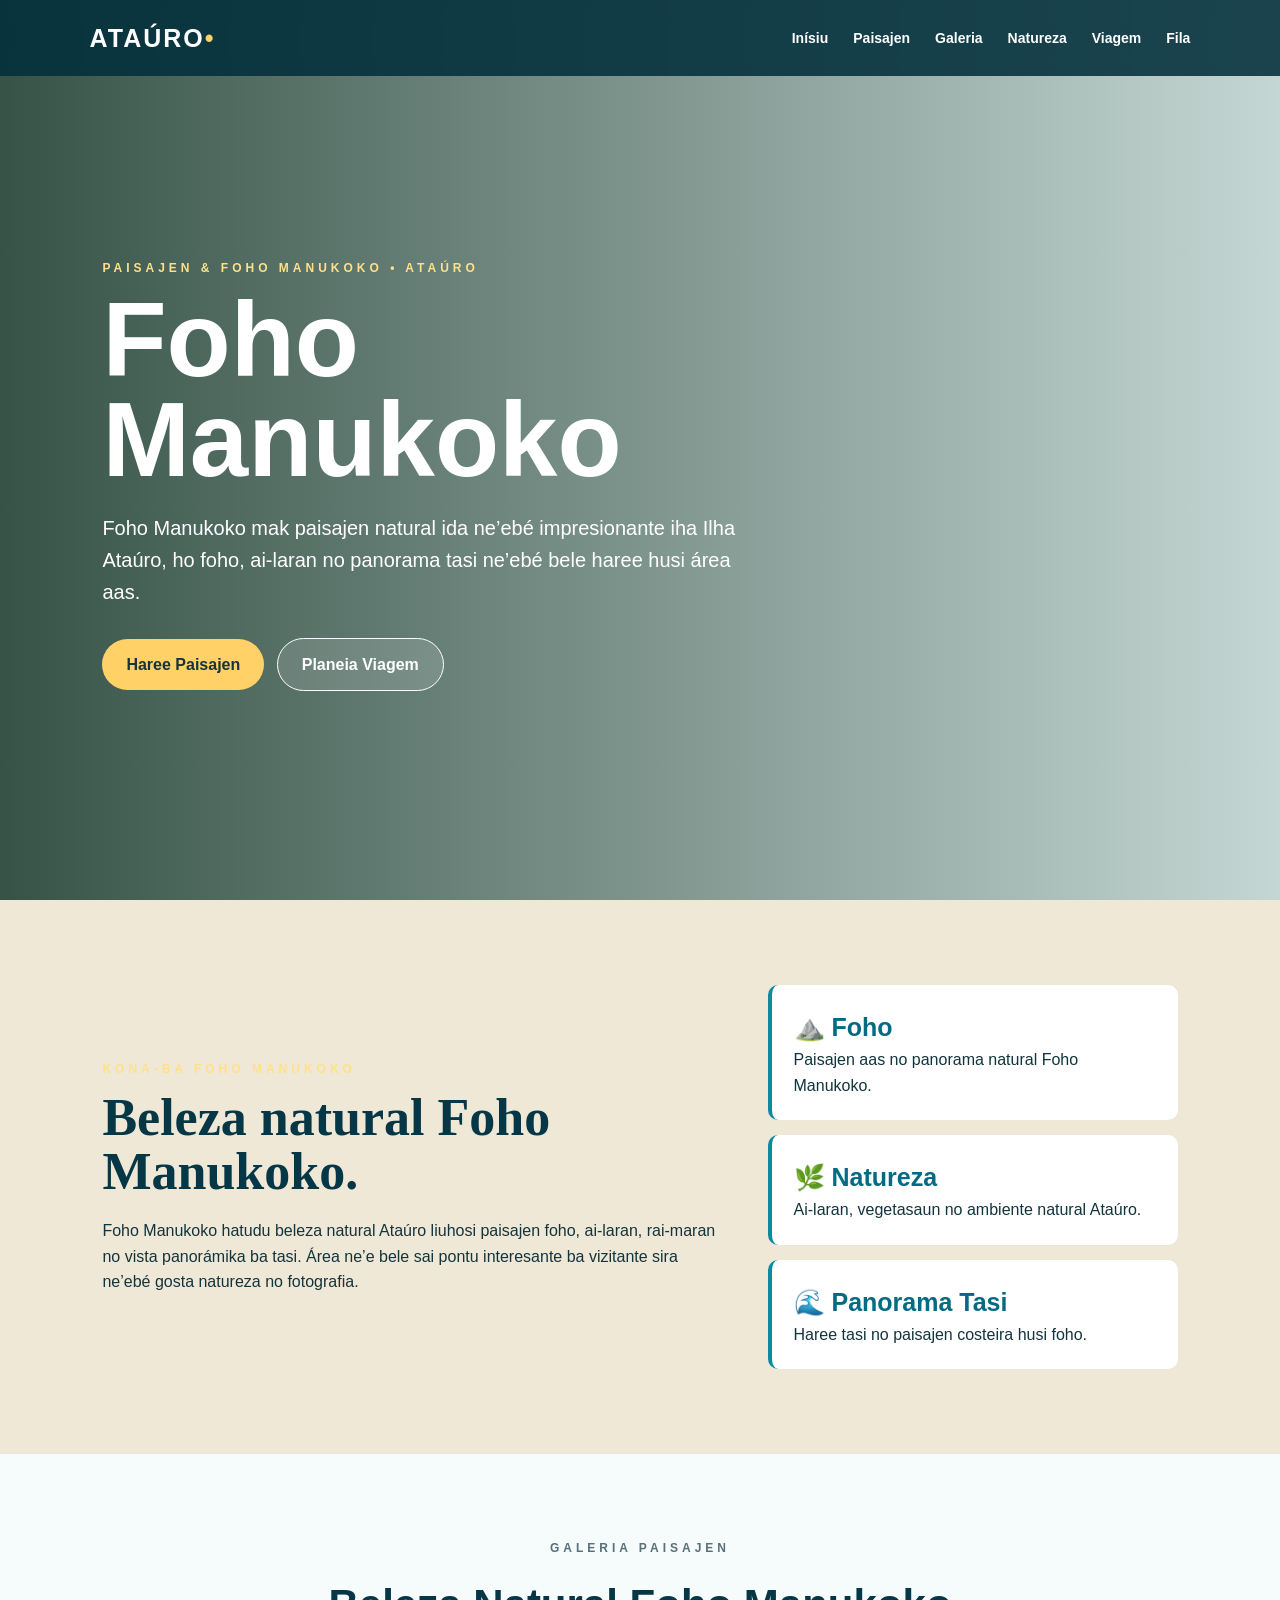
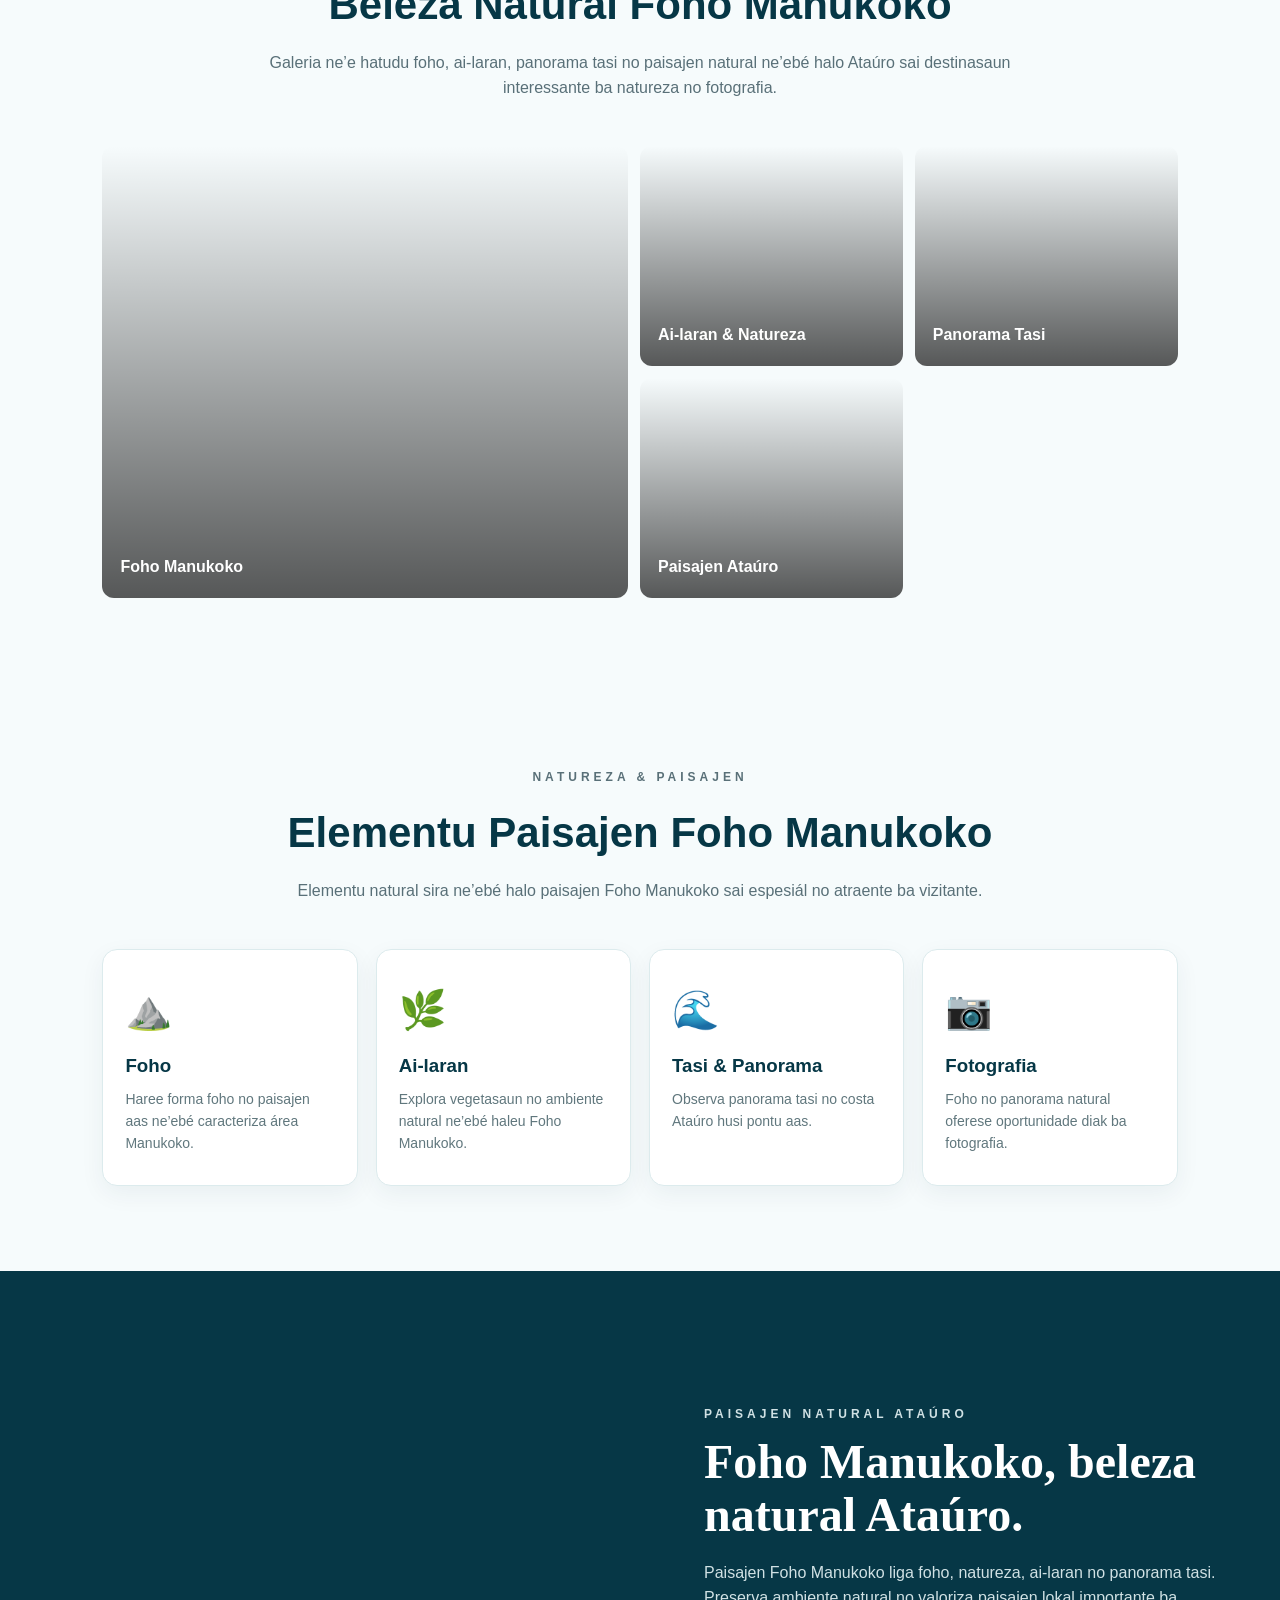
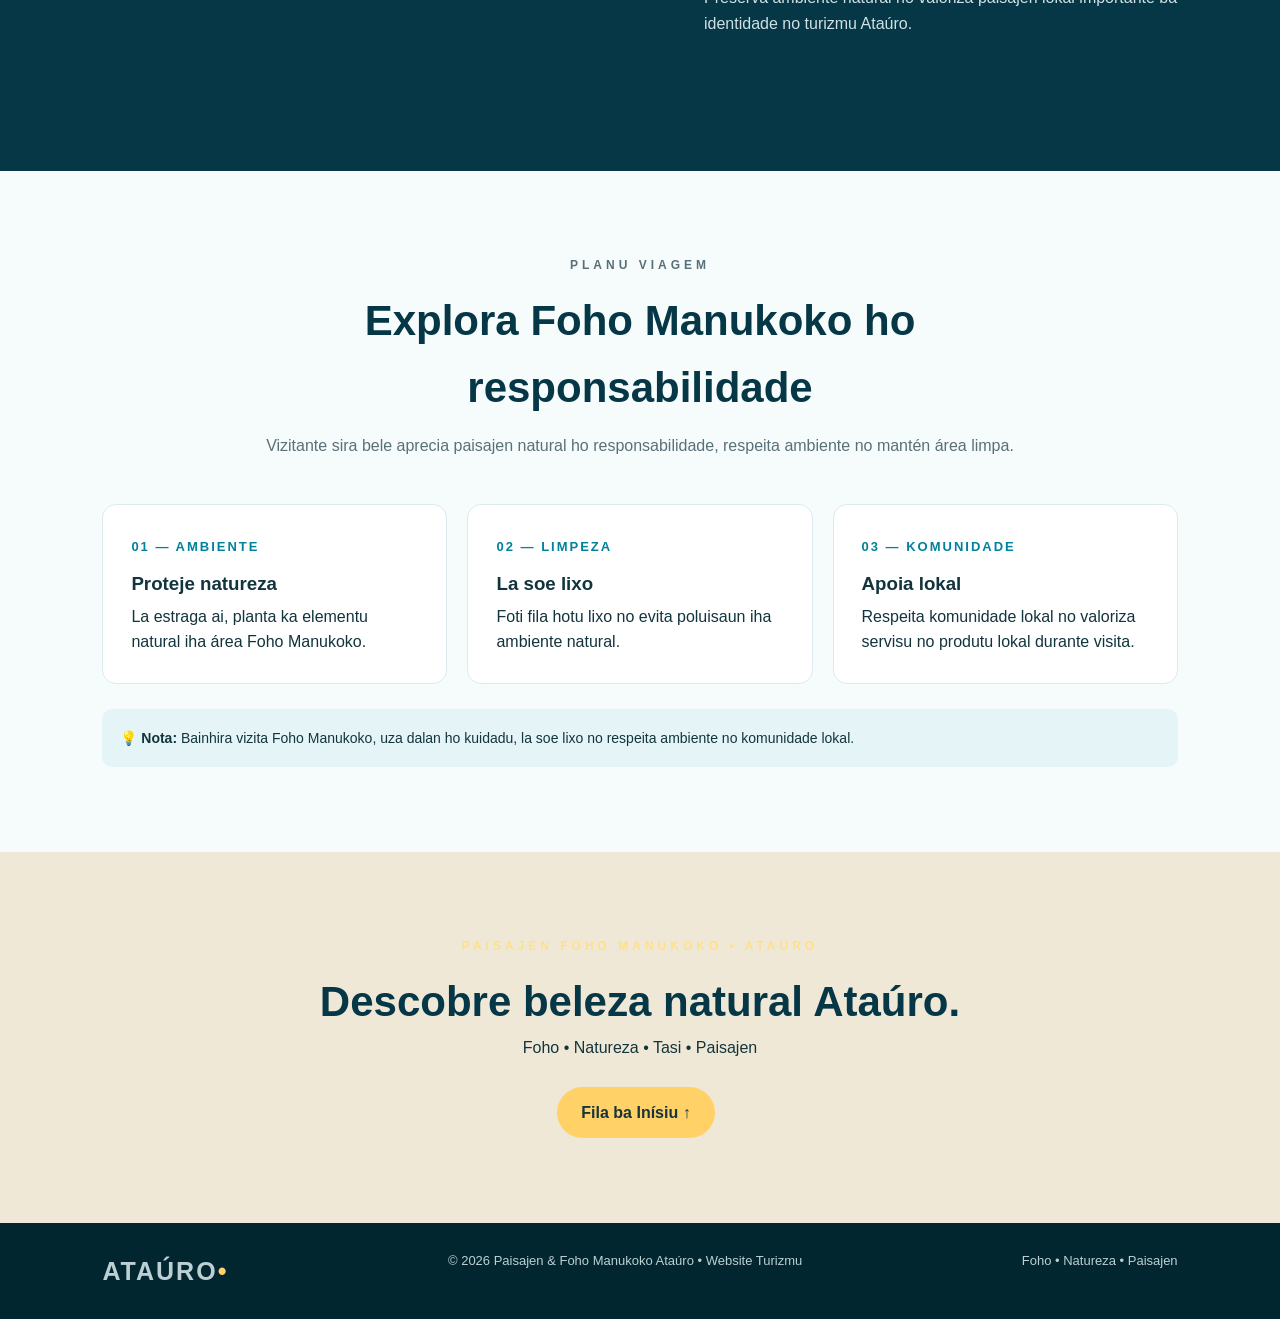
<file: foho.html>
<!DOCTYPE html>
<html lang="tet">
<head>
  <meta charset="UTF-8">
  <meta name="viewport" content="width=device-width, initial-scale=1.0">
  <title>Paisajen & Foho Manukoko Ataúro | Timor-Leste</title>
  <style>
    *{box-sizing:border-box;margin:0;padding:0}
    html{scroll-behavior:smooth}
    body{font-family:Arial,Helvetica,sans-serif;color:#12343d;background:#f6fbfc;line-height:1.6}
    a{text-decoration:none;color:inherit}
    header{
      position:fixed;top:0;left:0;width:100%;z-index:10;
      display:flex;justify-content:space-between;align-items:center;
      padding:18px 7%;background:rgba(3,47,60,.88);backdrop-filter:blur(10px);
      color:white
    }
    .logo{font-size:25px;font-weight:800;letter-spacing:2px}
    .logo span{color:#ffd166}
    nav{display:flex;gap:25px;font-size:14px;font-weight:700}
    nav a:hover{color:#ffd166}
    .hero{
      min-height:100vh;display:flex;align-items:center;padding:120px 8% 70px;
      position:relative;color:white;
      background:
        linear-gradient(90deg,rgba(0,35,20,.78),rgba(0,70,50,.20)),
        url("https://upload.wikimedia.org/wikipedia/commons/a/a7/Well_developed_tropical_evergreen_forest_looks_lush_in_the_early_wet_season%2C_Mt_Manucoco%2C_Atauro%2C_24_Dec_2003.jpg")
        center/cover no-repeat;
    }
    .hero-content{max-width:720px}
    .tag{font-size:12px;letter-spacing:4px;font-weight:800;color:#ffe08a;margin-bottom:12px}
    h1{font-size:clamp(55px,9vw,105px);line-height:.95;margin-bottom:22px}
    .hero p:not(.tag){font-size:20px;max-width:650px;margin-bottom:30px}
    .btn{display:inline-block;padding:13px 24px;border-radius:30px;font-weight:700;margin-right:8px}
    .primary{background:#ffd166;color:#17333b}
    .outline{border:1px solid white;background:rgba(255,255,255,.12)}
    section{padding:85px 8%}
    .title{text-align:center;max-width:760px;margin:0 auto 45px}
    .title h2{font-size:42px;color:#063746;margin-bottom:12px}
    .title p{color:#597078}
    .about{background:#f0e8d7}
    .about-grid{display:grid;grid-template-columns:1.2fr .8fr;gap:50px;align-items:center}
    .about h2{font-family:Georgia,serif;font-size:52px;color:#063746;line-height:1.05;margin-bottom:18px}
    .facts{display:grid;gap:15px}
    .fact{background:white;padding:22px;border-left:4px solid #0b8aa0;border-radius:10px}
    .fact strong{font-size:25px;color:#006b83;display:block}
    .gallery{display:grid;grid-template-columns:2fr 1fr 1fr;grid-template-rows:220px 220px;gap:12px}
    .photo{border-radius:12px;background-size:cover;background-position:center;display:flex;align-items:end;padding:18px;color:white;font-weight:bold;overflow:hidden;position:relative}
    .photo:before{content:"";position:absolute;inset:0;background:linear-gradient(transparent,rgba(0,0,0,.65))}
    .photo span{position:relative;z-index:1}
    .photo.big{grid-row:span 2;background-image:url("https://upload.wikimedia.org/wikipedia/commons/a/a7/Well_developed_tropical_evergreen_forest_looks_lush_in_the_early_wet_season%2C_Mt_Manucoco%2C_Atauro%2C_24_Dec_2003.jpg");background-position:center}
    .photo.two{background-image:url("https://upload.wikimedia.org/wikipedia/commons/a/a7/Well_developed_tropical_evergreen_forest_looks_lush_in_the_early_wet_season%2C_Mt_Manucoco%2C_Atauro%2C_24_Dec_2003.jpg");background-position:70% center}
    .photo.three{background-image:url("https://upload.wikimedia.org/wikipedia/commons/a/a7/Well_developed_tropical_evergreen_forest_looks_lush_in_the_early_wet_season%2C_Mt_Manucoco%2C_Atauro%2C_24_Dec_2003.jpg");background-position:30% center}
    .photo.four{background-image:url("https://upload.wikimedia.org/wikipedia/commons/a/a7/Well_developed_tropical_evergreen_forest_looks_lush_in_the_early_wet_season%2C_Mt_Manucoco%2C_Atauro%2C_24_Dec_2003.jpg");background-position:center 70%}
    .cards{display:grid;grid-template-columns:repeat(4,1fr);gap:18px}
    .card{background:white;padding:30px 22px;border-radius:15px;border:1px solid #dcebed;box-shadow:0 8px 25px rgba(0,50,70,.06)}
    .icon{font-size:38px;margin-bottom:10px}
    .card h3{color:#063746;margin-bottom:7px}
    .card p{font-size:14px;color:#60777d}
    .culture{background:#063746;color:white;display:grid;grid-template-columns:1fr 1fr;padding:0}
    .culture-img{min-height:500px;background:url("https://upload.wikimedia.org/wikipedia/commons/a/a7/Well_developed_tropical_evergreen_forest_looks_lush_in_the_early_wet_season%2C_Mt_Manucoco%2C_Atauro%2C_24_Dec_2003.jpg") center/cover}
    .culture-text{padding:75px 10%;display:flex;flex-direction:column;justify-content:center}
    .culture-text h2{font-family:Georgia,serif;font-size:48px;line-height:1.1;margin-bottom:18px}
    .culture-text p{color:#d0e1e4}
    .steps{display:grid;grid-template-columns:repeat(3,1fr);gap:20px}
    .step{background:white;border-radius:14px;padding:28px;border:1px solid #dcebed}
    .step-number{color:#00829a;font-weight:800;font-size:13px;letter-spacing:2px}
    .step h3{margin:10px 0 5px}
    .notice{margin-top:25px;background:#e5f5f7;padding:18px;border-radius:10px;font-size:14px}
    .contact{background:#f0e8d7}
    .contact-box{max-width:800px;margin:auto;text-align:center}
    .contact h2{font-size:42px;color:#063746}
    footer{background:#022630;color:#bcd0d4;padding:28px 8%;display:flex;justify-content:space-between;gap:20px;font-size:13px}
    @media(max-width:900px){
      nav{display:none}
      .about-grid,.culture{grid-template-columns:1fr}
      .culture-img{min-height:320px}
      .cards{grid-template-columns:1fr 1fr}
      .steps{grid-template-columns:1fr}
      .gallery{grid-template-columns:1fr 1fr;grid-template-rows:220px 220px 220px}
      .photo.big{grid-row:span 1;grid-column:span 2}
      footer{flex-direction:column}
    }
    @media(max-width:600px){
      section{padding:65px 6%}
      .hero{padding-left:6%;padding-right:6%}
      .hero h1{font-size:62px}
      .hero p:not(.tag){font-size:17px}
      .cards{grid-template-columns:1fr}
      .gallery{display:block}
      .photo{height:230px;margin-bottom:10px}
      .about h2,.culture-text h2{font-size:39px}
    }
  </style>
</head>
<body>

<header>
  <a class="logo" href="#home">ATAÚRO<span>•</span></a>
  <nav>
    <a href="#home">Inísiu</a>
    <a href="#kona-ba">Paisajen</a>
    <a href="#galeria">Galeria</a>
    <a href="#atividade">Natureza</a>
    <a href="#viagem">Viagem</a>
    <a href="index.html">Fila</a>
  </nav>
</header>

<main>
<section class="hero" id="home">
  <div class="hero-content">
    <p class="tag">PAISAJEN & FOHO MANUKOKO • ATAÚRO</p>
    <h1>Foho Manukoko</h1>
    <p>Foho Manukoko mak paisajen natural ida ne’ebé impresionante iha Ilha Ataúro, ho foho, ai-laran no panorama tasi ne’ebé bele haree husi área aas.</p>
    <a class="btn primary" href="#galeria">Haree Paisajen</a>
    <a class="btn outline" href="#viagem">Planeia Viagem</a>
  </div>
</section>

<section class="about" id="kona-ba">
  <div class="about-grid">
    <div>
      <p class="tag">KONA-BA FOHO MANUKOKO</p>
      <h2>Beleza natural Foho Manukoko.</h2>
      <p>Foho Manukoko hatudu beleza natural Ataúro liuhosi paisajen foho, ai-laran, rai-maran no vista panorámika ba tasi. Área ne’e bele sai pontu interesante ba vizitante sira ne’ebé gosta natureza no fotografia.</p>
    </div>
    <div class="facts">
      <div class="fact"><strong>⛰️ Foho</strong> Paisajen aas no panorama natural Foho Manukoko.</div>
      <div class="fact"><strong>🌿 Natureza</strong> Ai-laran, vegetasaun no ambiente natural Ataúro.</div>
      <div class="fact"><strong>🌊 Panorama Tasi</strong> Haree tasi no paisajen costeira husi foho.</div>
    </div>
  </div>
</section>

<section id="galeria">
  <div class="title">
    <p class="tag">GALERIA PAISAJEN</p>
    <h2>Beleza Natural Foho Manukoko</h2>
    <p>Galeria ne’e hatudu foho, ai-laran, panorama tasi no paisajen natural ne’ebé halo Ataúro sai destinasaun interessante ba natureza no fotografia.</p>
  </div>
  <div class="gallery">
    <div class="photo big"><span>Foho Manukoko</span></div>
    <div class="photo two"><span>Ai-laran & Natureza</span></div>
    <div class="photo three"><span>Panorama Tasi</span></div>
    <div class="photo four"><span>Paisajen Ataúro</span></div>
  </div>
</section>

<section id="atividade">
  <div class="title">
    <p class="tag">NATUREZA & PAISAJEN</p>
    <h2>Elementu Paisajen Foho Manukoko</h2>
    <p>Elementu natural sira ne’ebé halo paisajen Foho Manukoko sai espesiál no atraente ba vizitante.</p>
  </div>
  <div class="cards">
    <div class="card"><div class="icon">⛰️</div><h3>Foho</h3><p>Haree forma foho no paisajen aas ne’ebé caracteriza área Manukoko.</p></div>
    <div class="card"><div class="icon">🌿</div><h3>Ai-laran</h3><p>Explora vegetasaun no ambiente natural ne’ebé haleu Foho Manukoko.</p></div>
    <div class="card"><div class="icon">🌊</div><h3>Tasi & Panorama</h3><p>Observa panorama tasi no costa Ataúro husi pontu aas.</p></div>
    <div class="card"><div class="icon">📷</div><h3>Fotografia</h3><p>Foho no panorama natural oferese oportunidade diak ba fotografia.</p></div>
  </div>
</section>

<section class="culture">
  <div class="culture-img"></div>
  <div class="culture-text">
    <p class="tag">PAISAJEN NATURAL ATAÚRO</p>
    <h2>Foho Manukoko, beleza natural Ataúro.</h2>
    <p>Paisajen Foho Manukoko liga foho, natureza, ai-laran no panorama tasi. Preserva ambiente natural no valoriza paisajen lokal importante ba identidade no turizmu Ataúro.</p>
  </div>
</section>

<section id="viagem">
  <div class="title">
    <p class="tag">PLANU VIAGEM</p>
    <h2>Explora Foho Manukoko ho responsabilidade</h2>
    <p>Vizitante sira bele aprecia paisajen natural ho responsabilidade, respeita ambiente no mantén área limpa.</p>
  </div>
  <div class="steps">
    <div class="step"><span class="step-number">01 — AMBIENTE</span><h3>Proteje natureza</h3><p>La estraga ai, planta ka elementu natural iha área Foho Manukoko.</p></div>
    <div class="step"><span class="step-number">02 — LIMPEZA</span><h3>La soe lixo</h3><p>Foti fila hotu lixo no evita poluisaun iha ambiente natural.</p></div>
    <div class="step"><span class="step-number">03 — KOMUNIDADE</span><h3>Apoia lokal</h3><p>Respeita komunidade lokal no valoriza servisu no produtu lokal durante visita.</p></div>
  </div>
  <div class="notice">💡 <strong>Nota:</strong> Bainhira vizita Foho Manukoko, uza dalan ho kuidadu, la soe lixo no respeita ambiente no komunidade lokal.</div>
</section>

<section class="contact">
  <div class="contact-box">
    <p class="tag">PAISAJEN FOHO MANUKOKO • ATAÚRO</p>
    <h2>Descobre beleza natural Ataúro.</h2>
    <p>Foho • Natureza • Tasi • Paisajen</p>
    <br>
    <a class="btn primary" href="#home">Fila ba Inísiu ↑</a>
  </div>
</section>
</main>

<footer>
  <div class="logo">ATAÚRO<span>•</span></div>
  <div>© 2026 Paisajen & Foho Manukoko Ataúro • Website Turizmu</div>
  <div>Foho • Natureza • Paisajen</div>
</footer>

</body>
</html>
</file>
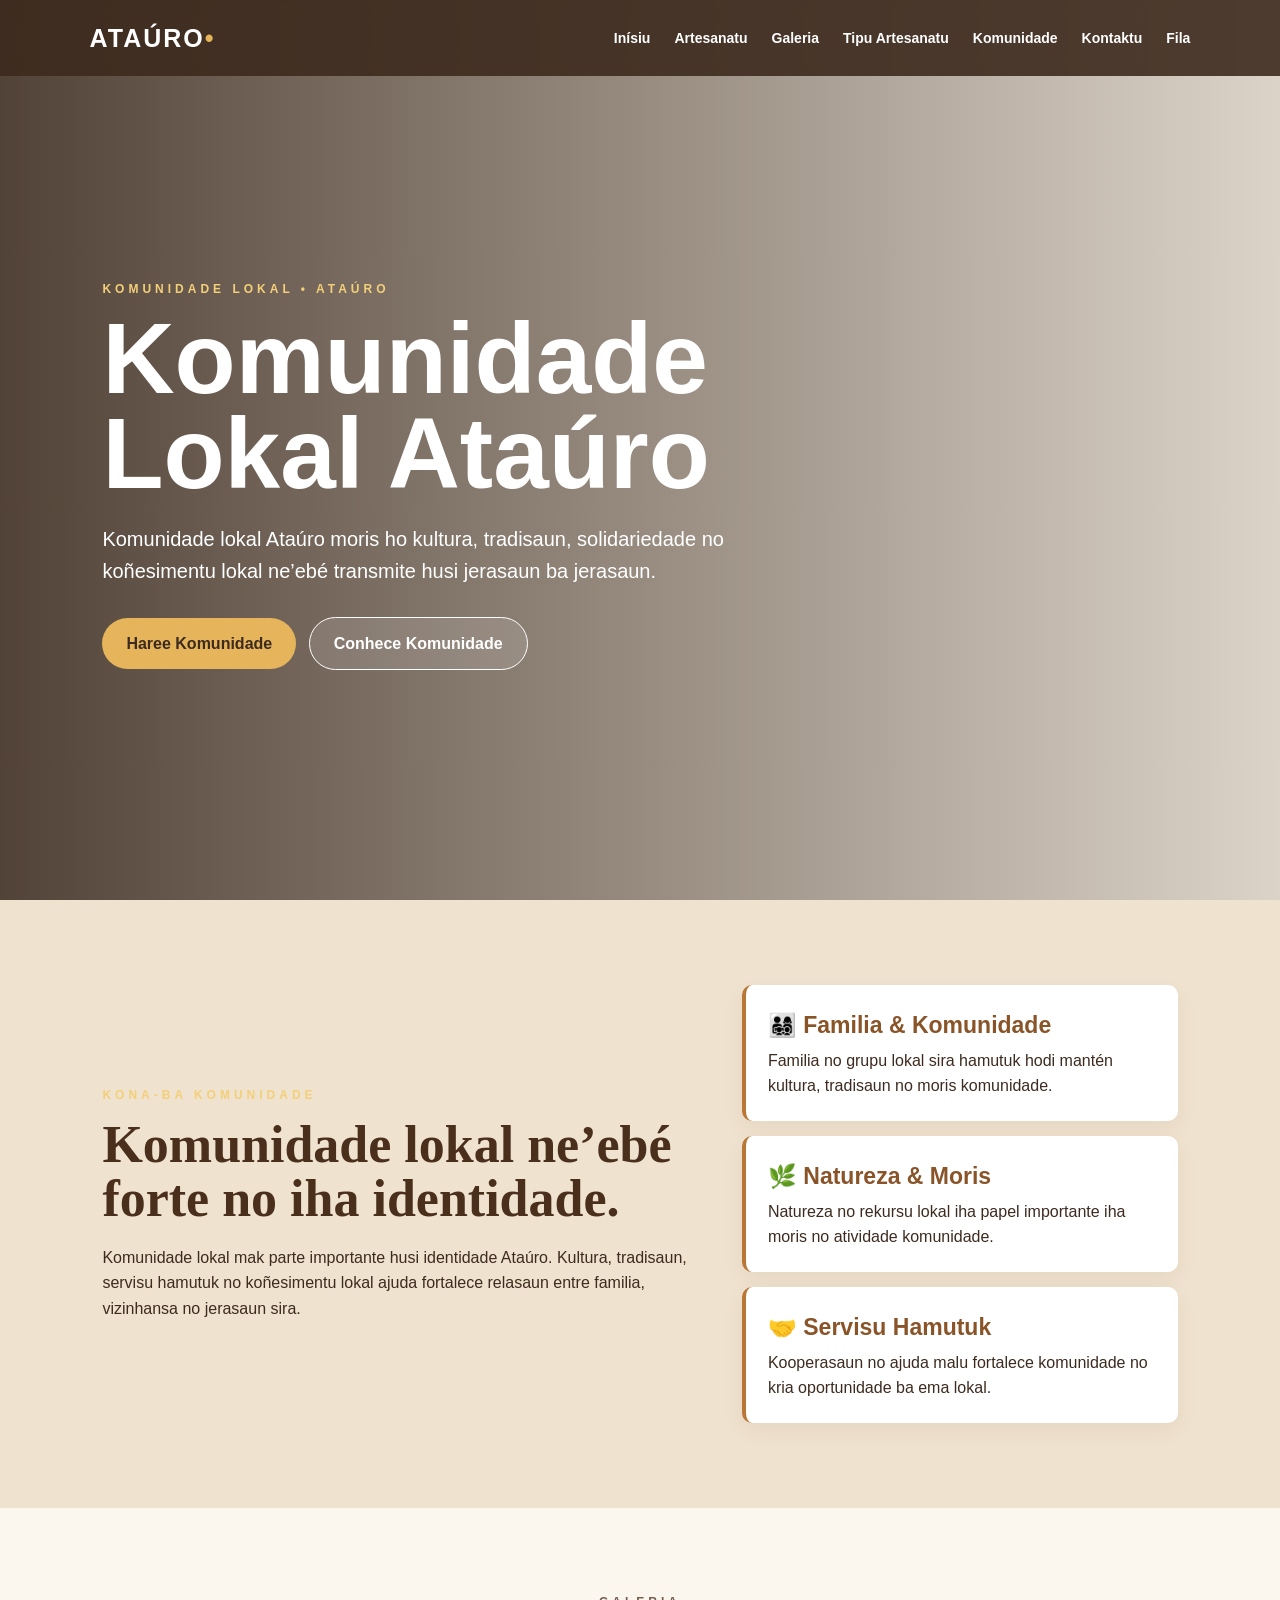
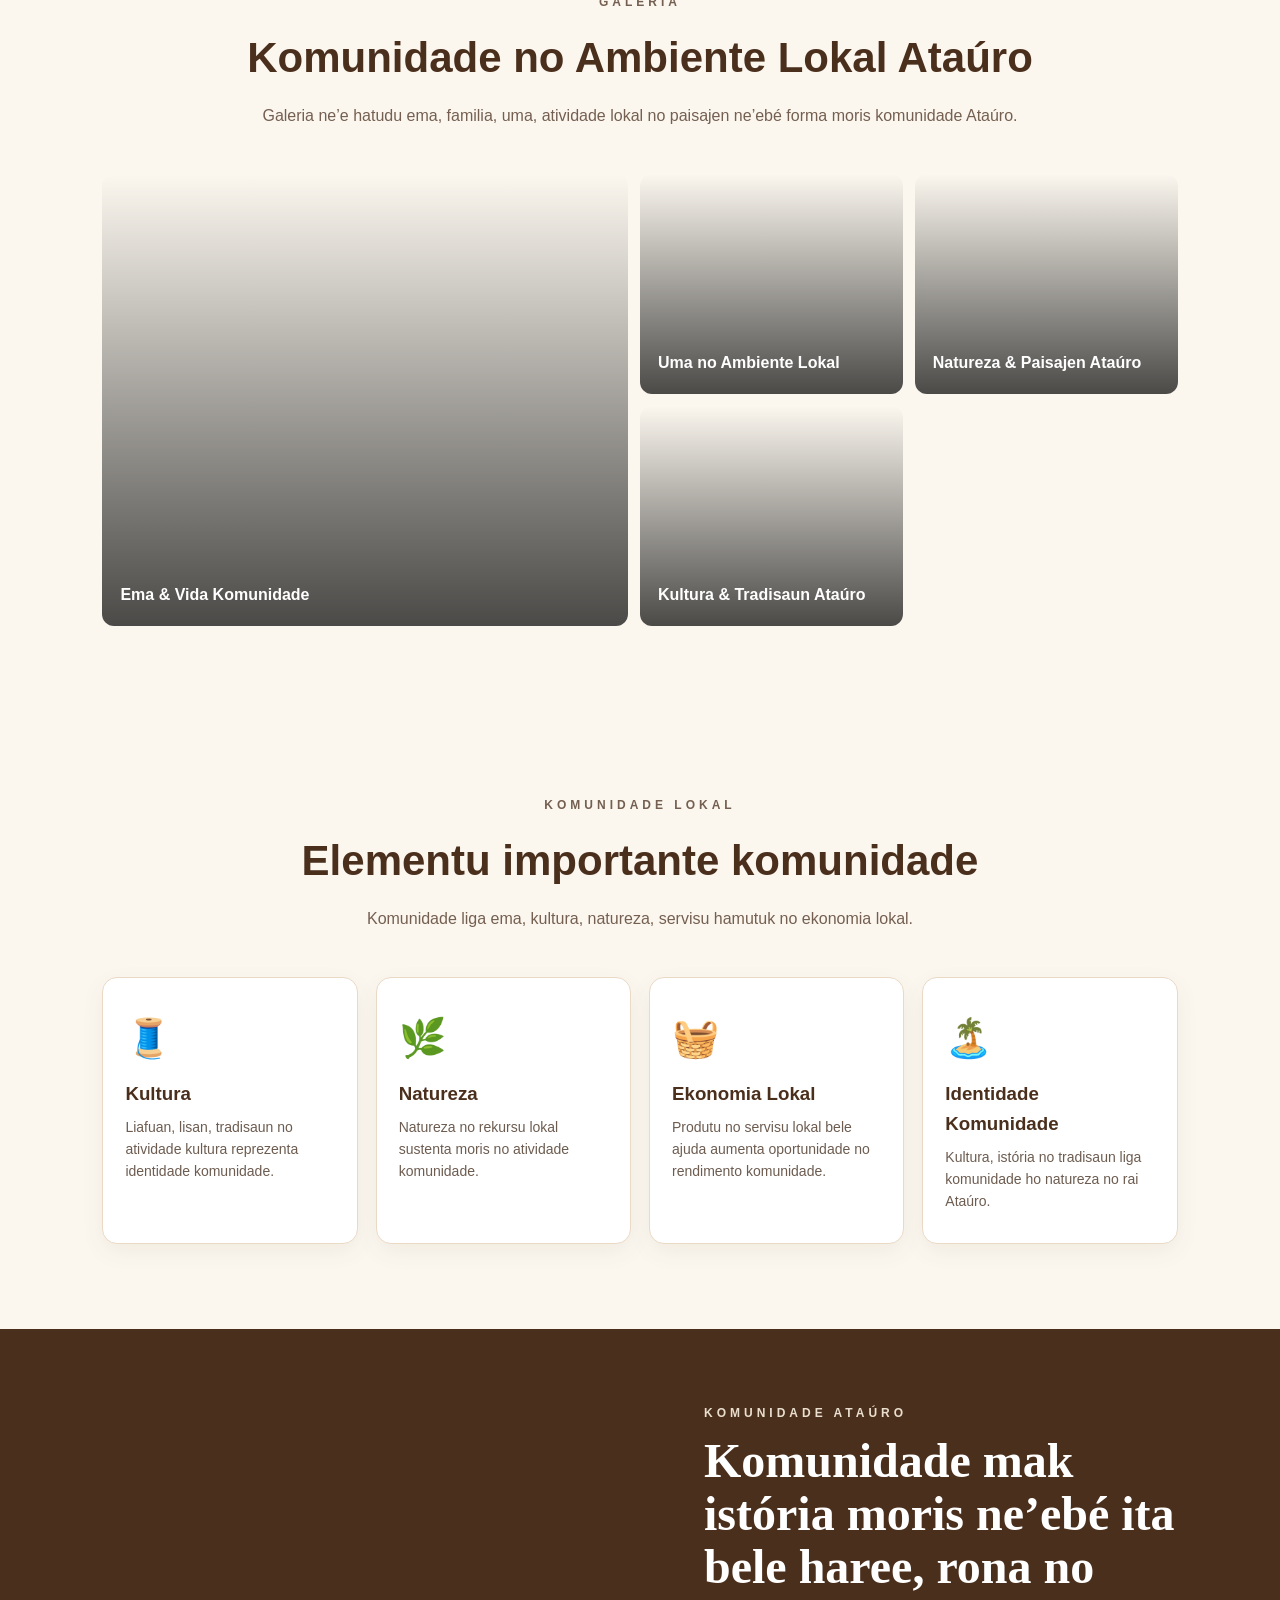
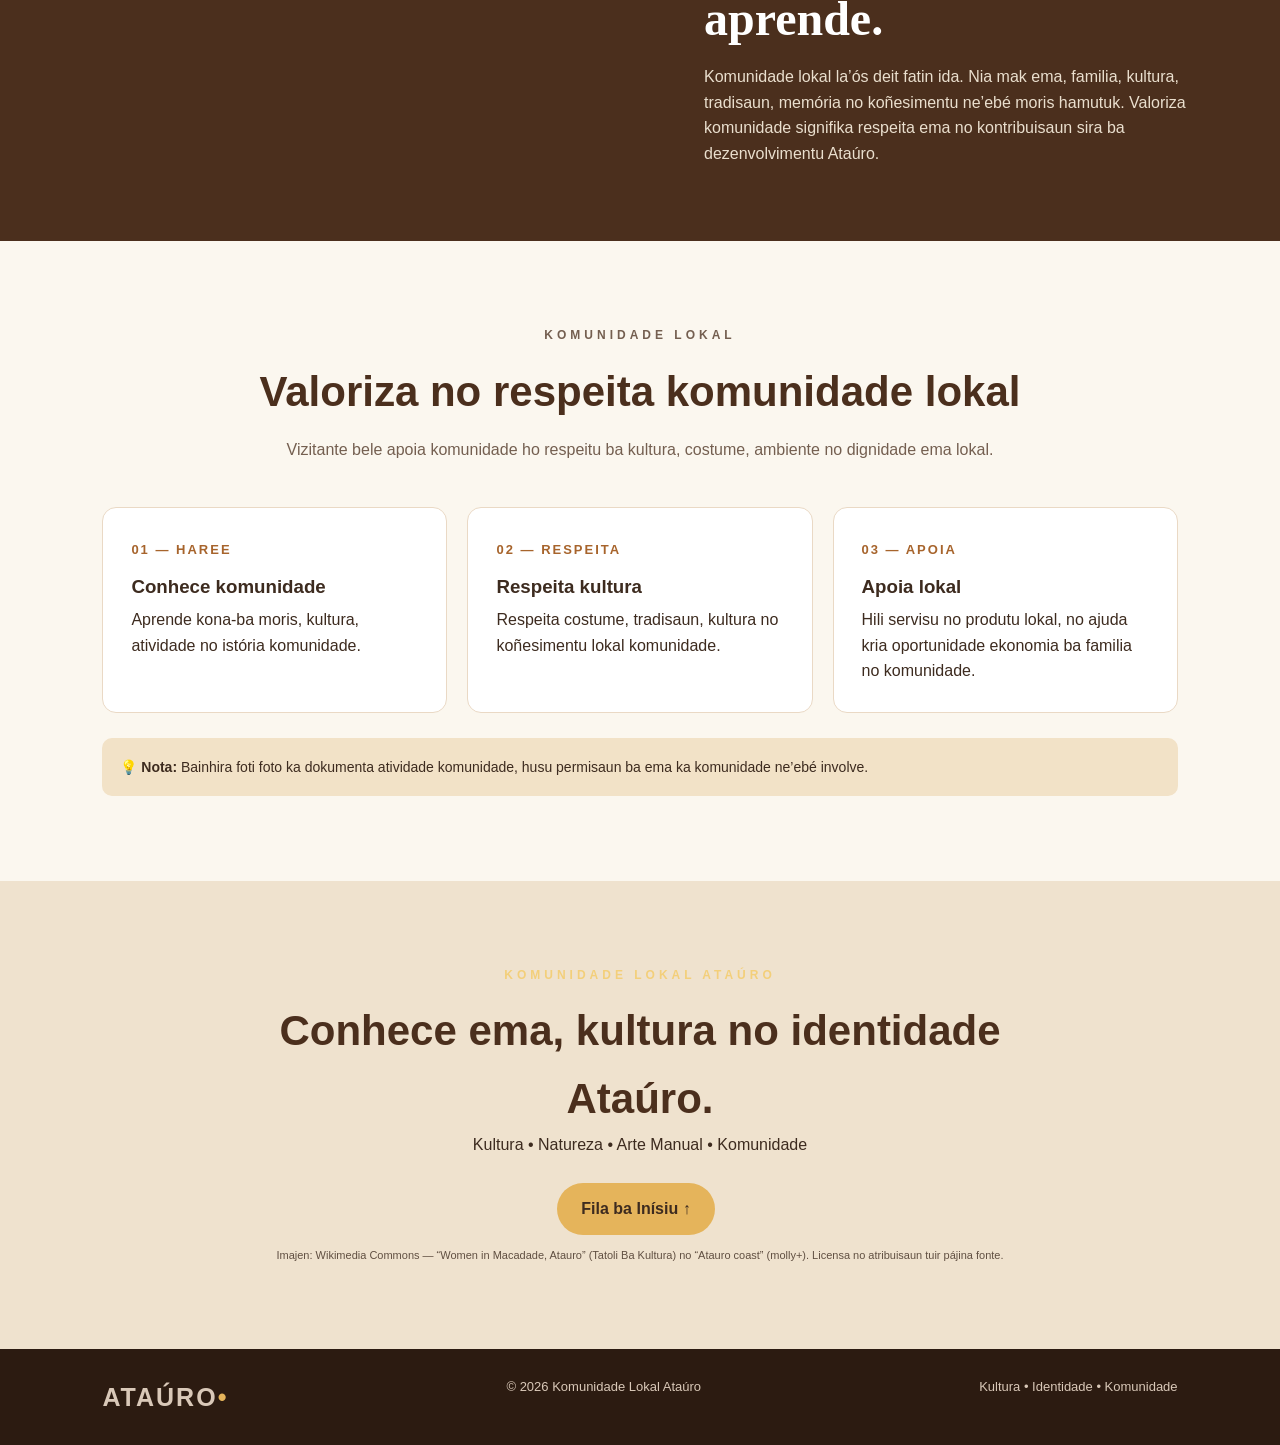
<file: komunidade.html>
<!DOCTYPE html>
<html lang="tet">
<head>
  <meta charset="UTF-8">
  <meta name="viewport" content="width=device-width, initial-scale=1.0">
  <title>Komunidade Lokal Ataúro | Timor-Leste</title>
  <style>
    *{box-sizing:border-box;margin:0;padding:0}
    html{scroll-behavior:smooth}
    body{font-family:Arial,Helvetica,sans-serif;color:#3d2b1f;background:#fbf7ef;line-height:1.6}
    a{text-decoration:none;color:inherit}
    header{
      position:fixed;top:0;left:0;width:100%;z-index:10;
      display:flex;justify-content:space-between;align-items:center;
      padding:18px 7%;background:rgba(61,43,31,.90);backdrop-filter:blur(10px);
      color:white
    }
    .logo{font-size:25px;font-weight:800;letter-spacing:2px}
    .logo span{color:#e5b45b}
    nav{display:flex;gap:24px;font-size:14px;font-weight:700}
    nav a:hover{color:#f3cf7a}
    .hero{
      min-height:100vh;display:flex;align-items:center;padding:120px 8% 70px;
      position:relative;color:white;
      background:
        linear-gradient(90deg,rgba(45,27,15,.82),rgba(80,50,25,.18)),
        url("https://upload.wikimedia.org/wikipedia/commons/b/b4/Women_in_Macadade%2C_Atauro.jpg") center/cover no-repeat;
    }
    .hero-content{max-width:760px}
    .tag{font-size:12px;letter-spacing:4px;font-weight:800;color:#f3cf7a;margin-bottom:12px}
    h1{font-size:clamp(50px,8vw,100px);line-height:.95;margin-bottom:22px}
    .hero p:not(.tag){font-size:20px;max-width:680px;margin-bottom:30px}
    .btn{display:inline-block;padding:13px 24px;border-radius:30px;font-weight:700;margin-right:8px}
    .primary{background:#e5b45b;color:#3d2b1f}
    .outline{border:1px solid white;background:rgba(255,255,255,.12)}
    section{padding:85px 8%}
    .title{text-align:center;max-width:800px;margin:0 auto 45px}
    .title h2{font-size:42px;color:#4b2f1d;margin-bottom:12px}
    .title p{color:#745f50}
    .about{background:#efe2ce}
    .about-grid{display:grid;grid-template-columns:1.15fr .85fr;gap:50px;align-items:center}
    .about h2{font-family:Georgia,serif;font-size:52px;color:#4b2f1d;line-height:1.05;margin-bottom:18px}
    .facts{display:grid;gap:15px}
    .fact{background:#fff;padding:22px;border-left:4px solid #b97736;border-radius:10px;box-shadow:0 8px 22px rgba(80,45,20,.06)}
    .fact strong{font-size:23px;color:#8a5429;display:block;margin-bottom:4px}
    .gallery{display:grid;grid-template-columns:2fr 1fr 1fr;grid-template-rows:220px 220px;gap:12px}
    .photo{border-radius:12px;background-size:cover;background-position:center;display:flex;align-items:end;padding:18px;color:white;font-weight:bold;overflow:hidden;position:relative}
    .photo:before{content:"";position:absolute;inset:0;background:linear-gradient(transparent,rgba(0,0,0,.70))}
    .photo span{position:relative;z-index:1}
    .photo.big{grid-row:span 2;background-image:url("https://upload.wikimedia.org/wikipedia/commons/b/b4/Women_in_Macadade%2C_Atauro.jpg")}
    .photo.two{background-image:url("https://upload.wikimedia.org/wikipedia/commons/b/b4/Women_in_Macadade%2C_Atauro.jpg")}
    .photo.three{background-image:url("https://upload.wikimedia.org/wikipedia/commons/b/b3/Atauro_coast.jpg")}
    .photo.four{background-image:url("https://upload.wikimedia.org/wikipedia/commons/b/b3/Atauro_coast.jpg")}
    .cards{display:grid;grid-template-columns:repeat(4,1fr);gap:18px}
    .card{background:white;padding:30px 22px;border-radius:15px;border:1px solid #ead9c5;box-shadow:0 8px 25px rgba(80,45,20,.06)}
    .icon{font-size:38px;margin-bottom:10px}
    .card h3{color:#4b2f1d;margin-bottom:7px}
    .card p{font-size:14px;color:#6d5c50}
    .culture{background:#4b2f1d;color:white;display:grid;grid-template-columns:1fr 1fr;padding:0}
    .culture-img{min-height:500px;background:url("https://upload.wikimedia.org/wikipedia/commons/b/b4/Women_in_Macadade%2C_Atauro.jpg") center/cover}
    .culture-text{padding:75px 10%;display:flex;flex-direction:column;justify-content:center}
    .culture-text h2{font-family:Georgia,serif;font-size:48px;line-height:1.1;margin-bottom:18px}
    .culture-text p{color:#eadfce}
    .steps{display:grid;grid-template-columns:repeat(3,1fr);gap:20px}
    .step{background:white;border-radius:14px;padding:28px;border:1px solid #ead9c5}
    .step-number{color:#a7642c;font-weight:800;font-size:13px;letter-spacing:2px}
    .step h3{margin:10px 0 5px}
    .notice{margin-top:25px;background:#f2e2c7;padding:18px;border-radius:10px;font-size:14px}
    .contact{background:#efe2ce}
    .contact-box{max-width:800px;margin:auto;text-align:center}
    .contact h2{font-size:42px;color:#4b2f1d}
    footer{background:#2c1b11;color:#d9c8b8;padding:28px 8%;display:flex;justify-content:space-between;gap:20px;font-size:13px}
    .credit{opacity:.8;font-size:11px;max-width:850px;margin:12px auto 0;text-align:center}
    @media(max-width:900px){
      nav{display:none}
      .about-grid,.culture{grid-template-columns:1fr}
      .culture-img{min-height:320px}
      .cards{grid-template-columns:1fr 1fr}
      .steps{grid-template-columns:1fr}
      .gallery{grid-template-columns:1fr 1fr;grid-template-rows:220px 220px 220px}
      .photo.big{grid-row:span 1;grid-column:span 2}
    }
    @media(max-width:600px){
      section{padding:65px 6%}
      .hero{padding-left:6%;padding-right:6%}
      .hero h1{font-size:58px}
      .hero p:not(.tag){font-size:17px}
      .cards{grid-template-columns:1fr}
      .gallery{display:block}
      .photo{height:230px;margin-bottom:10px}
      .about h2,.culture-text h2{font-size:39px}
      footer{flex-direction:column}
    }
  </style>
</head>
<body>

<header>
  <a class="logo" href="#home">ATAÚRO<span>•</span></a>
  <nav>
    <a href="#home">Inísiu</a>
    <a href="#kona-ba">Artesanatu</a>
    <a href="#galeria">Galeria</a>
    <a href="#tipu">Tipu Artesanatu</a>
    <a href="#komunidade">Komunidade</a>
    <a href="#kontaktu">Kontaktu</a>
     <a href="index.html">Fila</a>
  </nav>
</header>

<main>
<section class="hero" id="home">
  <div class="hero-content">
    <p class="tag">KOMUNIDADE LOKAL • ATAÚRO</p>
    <h1>Komunidade Lokal Ataúro</h1>
    <p>Komunidade lokal Ataúro moris ho kultura, tradisaun, solidariedade no koñesimentu lokal ne’ebé transmite husi jerasaun ba jerasaun.</p>
    <a class="btn primary" href="#galeria">Haree Komunidade</a>
    <a class="btn outline" href="#kona-ba">Conhece Komunidade</a>
  </div>
</section>

<section class="about" id="kona-ba">
  <div class="about-grid">
    <div>
      <p class="tag">KONA-BA KOMUNIDADE</p>
      <h2>Komunidade lokal ne’ebé forte no iha identidade.</h2>
      <p>Komunidade lokal mak parte importante husi identidade Ataúro. Kultura, tradisaun, servisu hamutuk no koñesimentu lokal ajuda fortalece relasaun entre familia, vizinhansa no jerasaun sira.</p>
    </div>
    <div class="facts">
      <div class="fact"><strong>👨‍👩‍👧‍👦 Familia & Komunidade</strong> Familia no grupu lokal sira hamutuk hodi mantén kultura, tradisaun no moris komunidade.</div>
      <div class="fact"><strong>🌿 Natureza & Moris</strong> Natureza no rekursu lokal iha papel importante iha moris no atividade komunidade.</div>
      <div class="fact"><strong>🤝 Servisu Hamutuk</strong> Kooperasaun no ajuda malu fortalece komunidade no kria oportunidade ba ema lokal.</div>
    </div>
  </div>
</section>

<section id="galeria">
  <div class="title">
    <p class="tag">GALERIA</p>
    <h2>Komunidade no Ambiente Lokal Ataúro</h2>
    <p>Galeria ne’e hatudu ema, familia, uma, atividade lokal no paisajen ne’ebé forma moris komunidade Ataúro.</p>
  </div>
  <div class="gallery">
    <div class="photo big"><span>Ema & Vida Komunidade</span></div>
    <div class="photo two"><span>Uma no Ambiente Lokal</span></div>
    <div class="photo three"><span>Natureza & Paisajen Ataúro</span></div>
    <div class="photo four"><span>Kultura & Tradisaun Ataúro</span></div>
  </div>
</section>

<section id="tipu">
  <div class="title">
    <p class="tag">KOMUNIDADE LOKAL</p>
    <h2>Elementu importante komunidade</h2>
    <p>Komunidade liga ema, kultura, natureza, servisu hamutuk no ekonomia lokal.</p>
  </div>
  <div class="cards">
    <div class="card"><div class="icon">🧵</div><h3>Kultura</h3><p>Liafuan, lisan, tradisaun no atividade kultura reprezenta identidade komunidade.</p></div>
    <div class="card"><div class="icon">🌿</div><h3>Natureza</h3><p>Natureza no rekursu lokal sustenta moris no atividade komunidade.</p></div>
    <div class="card"><div class="icon">🧺</div><h3>Ekonomia Lokal</h3><p>Produtu no servisu lokal bele ajuda aumenta oportunidade no rendimento komunidade.</p></div>
    <div class="card"><div class="icon">🏝️</div><h3>Identidade Komunidade</h3><p>Kultura, istória no tradisaun liga komunidade ho natureza no rai Ataúro.</p></div>
  </div>
</section>

<section class="culture">
  <div class="culture-img"></div>
  <div class="culture-text">
    <p class="tag">KOMUNIDADE ATAÚRO</p>
    <h2>Komunidade mak istória moris ne’ebé ita bele haree, rona no aprende.</h2>
    <p>Komunidade lokal la’ós deit fatin ida. Nia mak ema, familia, kultura, tradisaun, memória no koñesimentu ne’ebé moris hamutuk. Valoriza komunidade signifika respeita ema no kontribuisaun sira ba dezenvolvimentu Ataúro.</p>
  </div>
</section>

<section id="komunidade">
  <div class="title">
    <p class="tag">KOMUNIDADE LOKAL</p>
    <h2>Valoriza no respeita komunidade lokal</h2>
    <p>Vizitante bele apoia komunidade ho respeitu ba kultura, costume, ambiente no dignidade ema lokal.</p>
  </div>
  <div class="steps">
    <div class="step"><span class="step-number">01 — HAREE</span><h3>Conhece komunidade</h3><p>Aprende kona-ba moris, kultura, atividade no istória komunidade.</p></div>
    <div class="step"><span class="step-number">02 — RESPEITA</span><h3>Respeita kultura</h3><p>Respeita costume, tradisaun, kultura no koñesimentu lokal komunidade.</p></div>
    <div class="step"><span class="step-number">03 — APOIA</span><h3>Apoia lokal</h3><p>Hili servisu no produtu lokal, no ajuda kria oportunidade ekonomia ba familia no komunidade.</p></div>
  </div>
  <div class="notice">💡 <strong>Nota:</strong> Bainhira foti foto ka dokumenta atividade komunidade, husu permisaun ba ema ka komunidade ne’ebé involve.</div>
</section>

<section class="contact" id="kontaktu">
  <div class="contact-box">
    <p class="tag">KOMUNIDADE LOKAL ATAÚRO</p>
    <h2>Conhece ema, kultura no identidade Ataúro.</h2>
    <p>Kultura • Natureza • Arte Manual • Komunidade</p>
    <br>
    <a class="btn primary" href="#home">Fila ba Inísiu ↑</a>
    <p class="credit">Imajen: Wikimedia Commons — “Women in Macadade, Atauro” (Tatoli Ba Kultura) no “Atauro coast” (molly+). Licensa no atribuisaun tuir pájina fonte.</p>
  </div>
</section>
</main>

<footer>
  <div class="logo">ATAÚRO<span>•</span></div>
  <div>© 2026 Komunidade Lokal Ataúro</div>
  <div>Kultura • Identidade • Komunidade</div>
</footer>

</body>
</html>
</file>
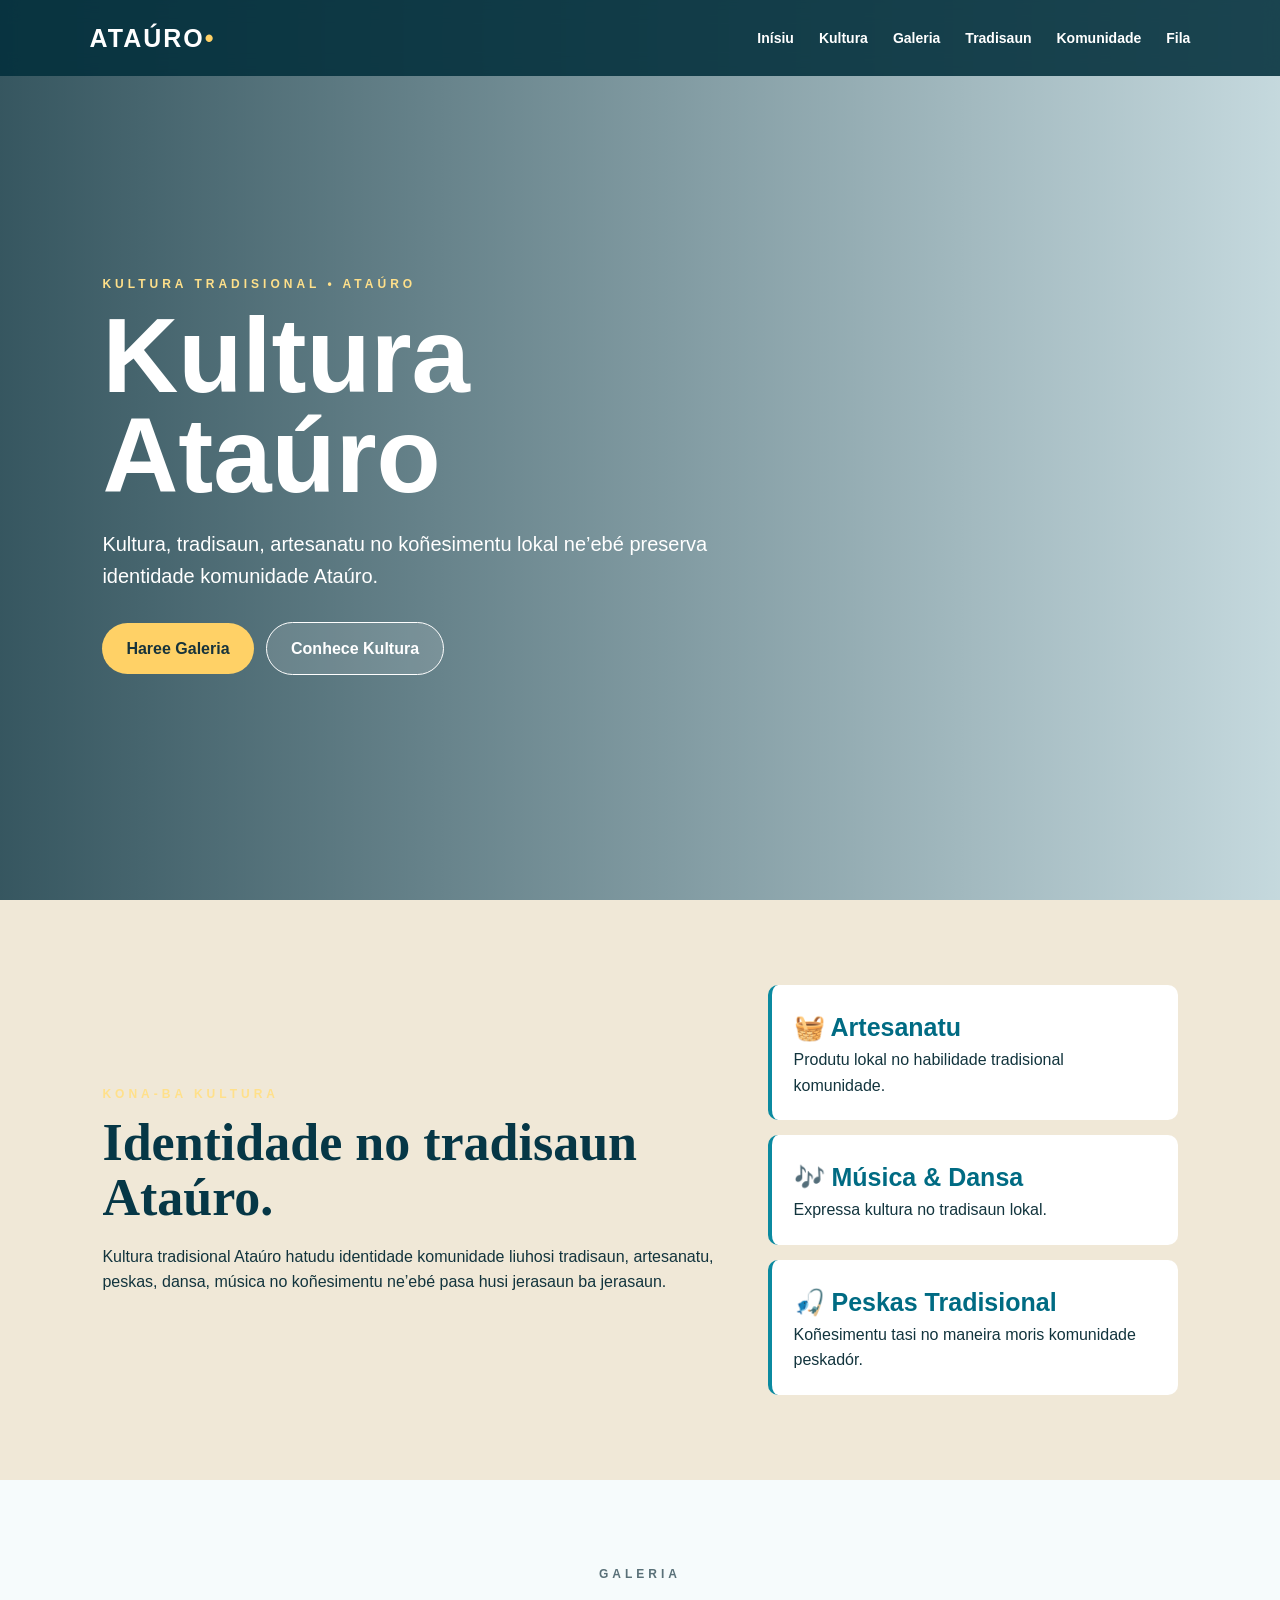
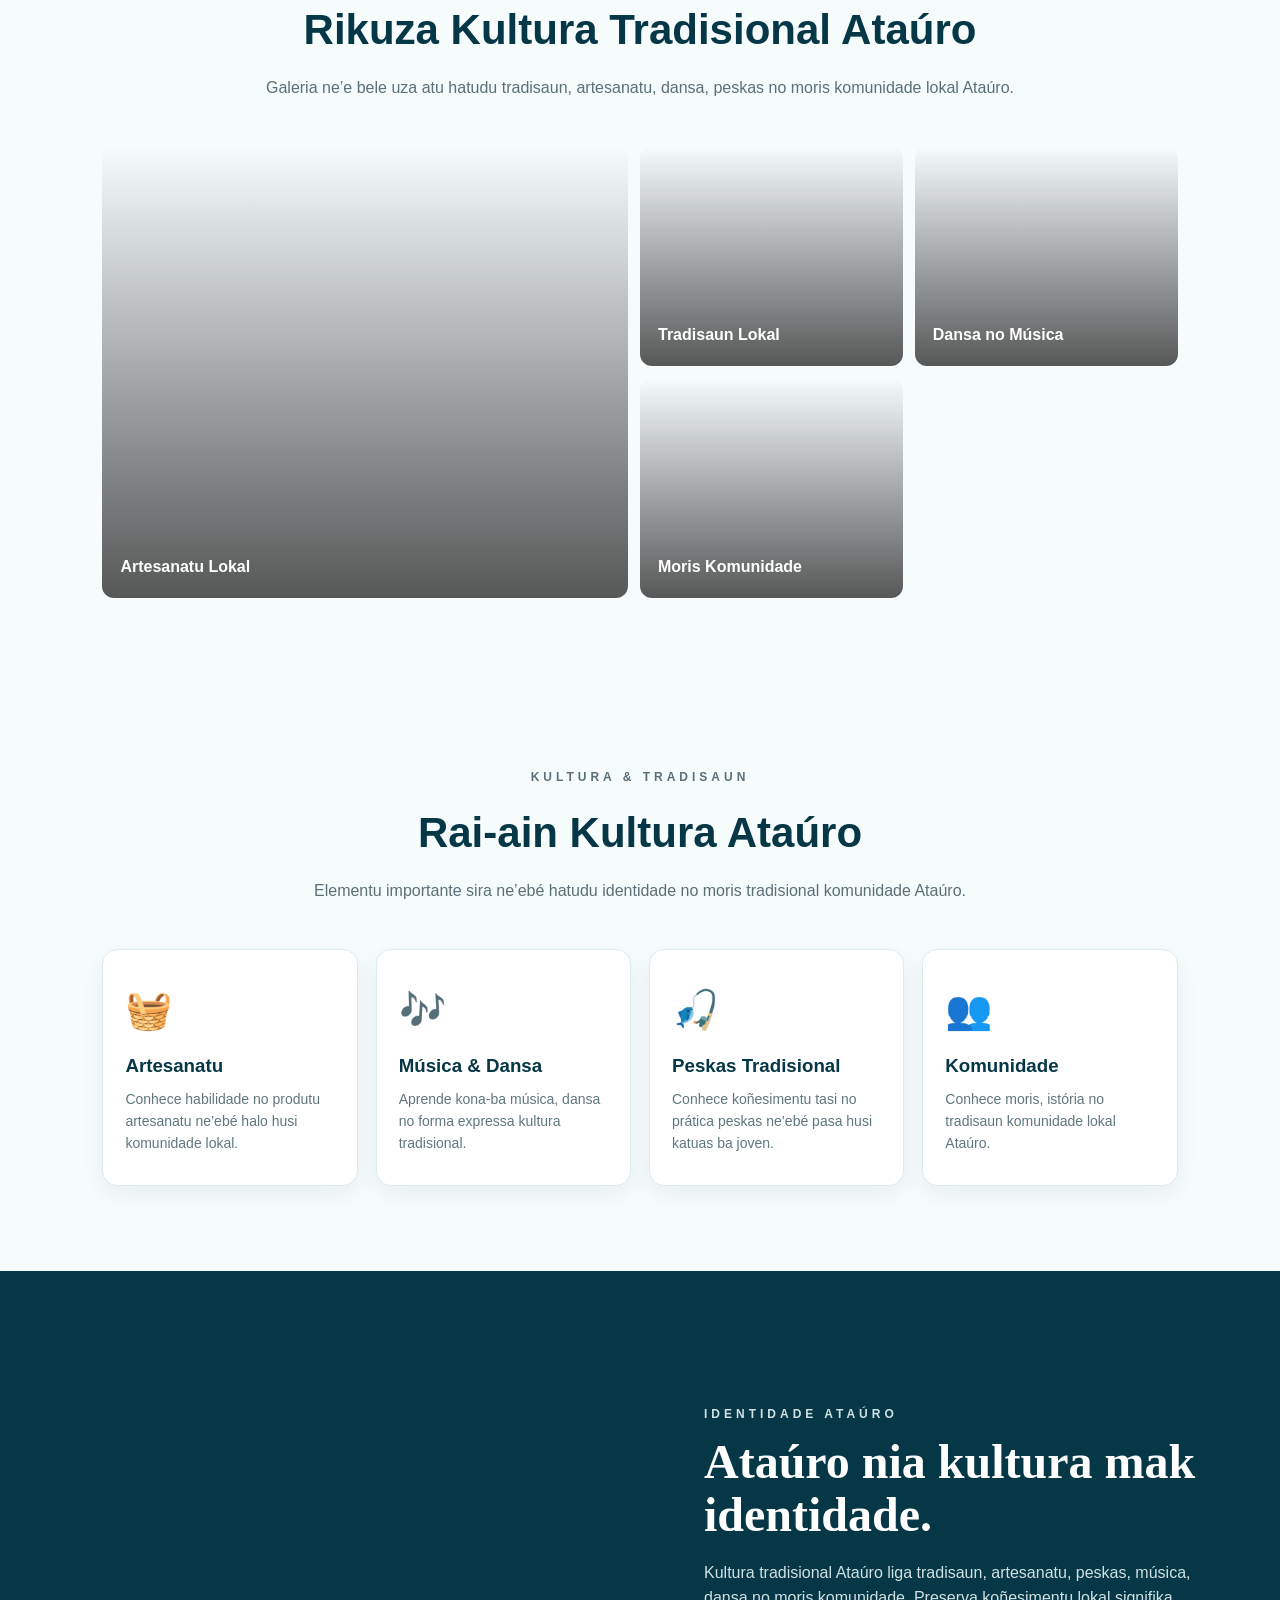
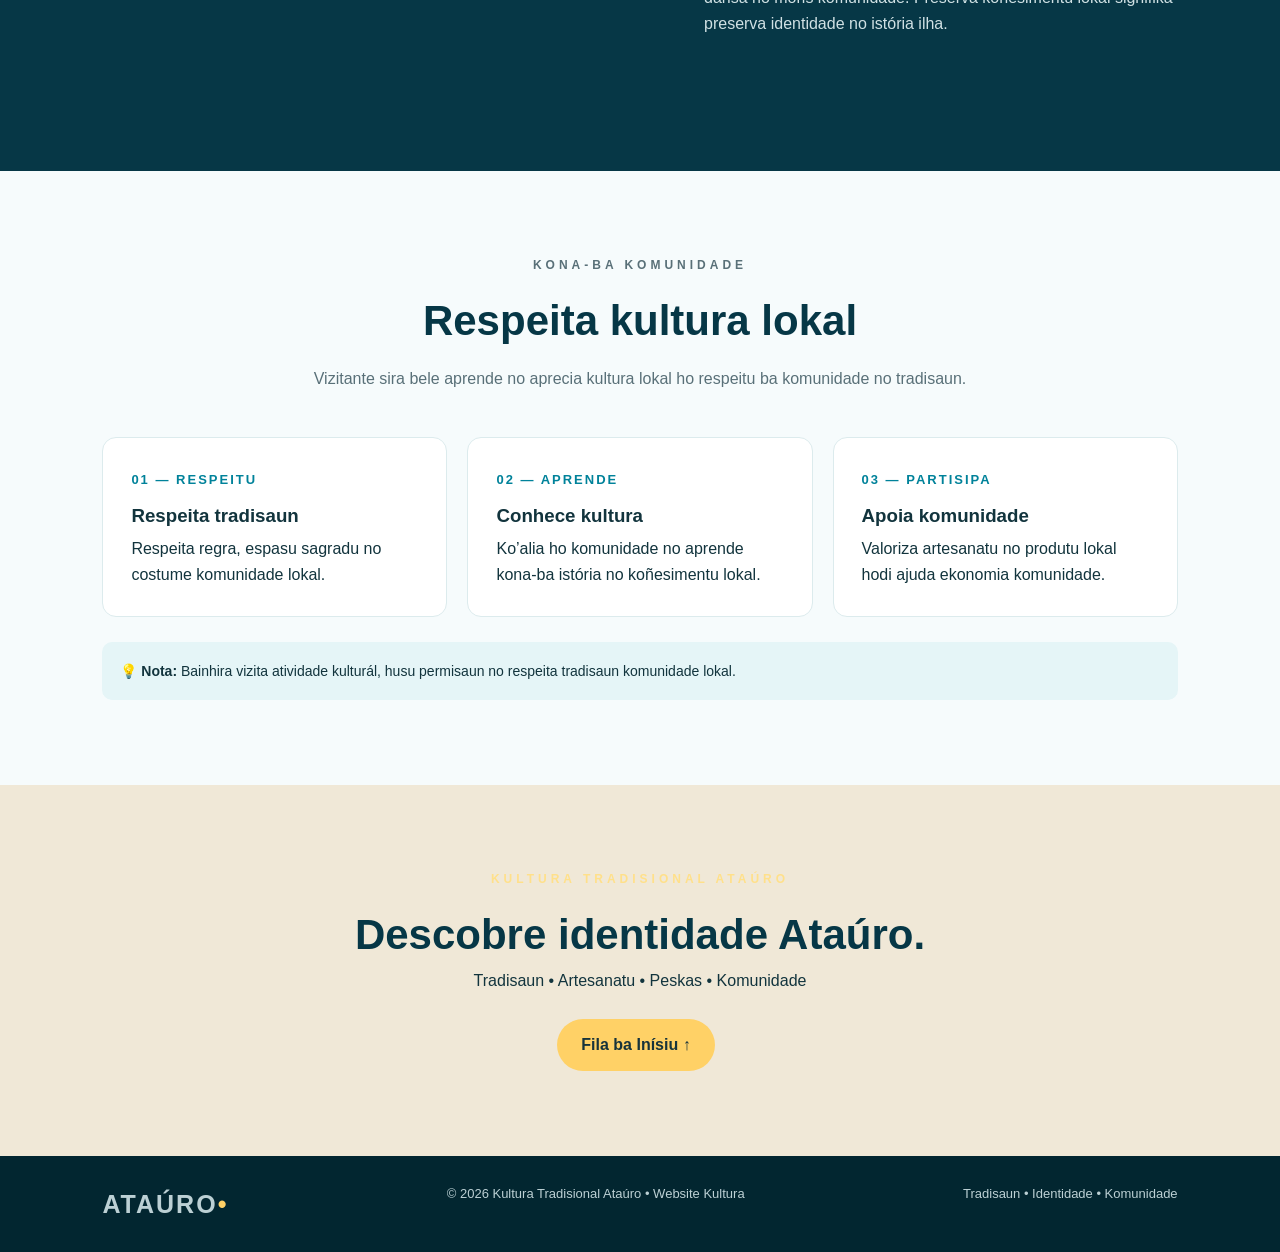
<file: kultura.html>
<!DOCTYPE html>
<html lang="tet">
<head>
  <meta charset="UTF-8">
  <meta name="viewport" content="width=device-width, initial-scale=1.0">
  <title>Kultura Tradisional Ataúro | Timor-Leste</title>
  <style>
    *{box-sizing:border-box;margin:0;padding:0}
    html{scroll-behavior:smooth}
    body{font-family:Arial,Helvetica,sans-serif;color:#12343d;background:#f6fbfc;line-height:1.6}
    a{text-decoration:none;color:inherit}
    header{
      position:fixed;top:0;left:0;width:100%;z-index:10;
      display:flex;justify-content:space-between;align-items:center;
      padding:18px 7%;background:rgba(3,47,60,.88);backdrop-filter:blur(10px);
      color:white
    }
    .logo{font-size:25px;font-weight:800;letter-spacing:2px}
    .logo span{color:#ffd166}
    nav{display:flex;gap:25px;font-size:14px;font-weight:700}
    nav a:hover{color:#ffd166}
    .hero{
      min-height:100vh;display:flex;align-items:center;padding:120px 8% 70px;
      position:relative;color:white;
      background:
        linear-gradient(90deg,rgba(0,40,52,.78),rgba(0,80,100,.20)),
        url("https://images.unsplash.com/photo-1516026672322-bc52d61a55d5?auto=format&fit=crop&w=2200&q=85")
        center/cover no-repeat;
    }
    .hero-content{max-width:720px}
    .tag{font-size:12px;letter-spacing:4px;font-weight:800;color:#ffe08a;margin-bottom:12px}
    h1{font-size:clamp(55px,9vw,105px);line-height:.95;margin-bottom:22px}
    .hero p:not(.tag){font-size:20px;max-width:650px;margin-bottom:30px}
    .btn{display:inline-block;padding:13px 24px;border-radius:30px;font-weight:700;margin-right:8px}
    .primary{background:#ffd166;color:#17333b}
    .outline{border:1px solid white;background:rgba(255,255,255,.12)}
    section{padding:85px 8%}
    .title{text-align:center;max-width:760px;margin:0 auto 45px}
    .title h2{font-size:42px;color:#063746;margin-bottom:12px}
    .title p{color:#597078}
    .about{background:#f0e8d7}
    .about-grid{display:grid;grid-template-columns:1.2fr .8fr;gap:50px;align-items:center}
    .about h2{font-family:Georgia,serif;font-size:52px;color:#063746;line-height:1.05;margin-bottom:18px}
    .facts{display:grid;gap:15px}
    .fact{background:white;padding:22px;border-left:4px solid #0b8aa0;border-radius:10px}
    .fact strong{font-size:25px;color:#006b83;display:block}
    .gallery{display:grid;grid-template-columns:2fr 1fr 1fr;grid-template-rows:220px 220px;gap:12px}
    .photo{border-radius:12px;background-size:cover;background-position:center;display:flex;align-items:end;padding:18px;color:white;font-weight:bold;overflow:hidden;position:relative}
    .photo:before{content:"";position:absolute;inset:0;background:linear-gradient(transparent,rgba(0,0,0,.65))}
    .photo span{position:relative;z-index:1}
    .photo.big{grid-row:span 2;background-image:url("https://images.unsplash.com/photo-1539650116574-75c0c6d73f6e?auto=format&fit=crop&w=1500&q=85")}
    .photo.two{background-image:url("https://images.unsplash.com/photo-1529156069898-49953e39b3ac?auto=format&fit=crop&w=1000&q=85")}
    .photo.three{background-image:url("https://images.unsplash.com/photo-1528605248644-14dd04022da1?auto=format&fit=crop&w=1000&q=85")}
    .photo.four{background-image:url("https://images.unsplash.com/photo-1500534623283-312aade485b7?auto=format&fit=crop&w=1000&q=85")}
    .cards{display:grid;grid-template-columns:repeat(4,1fr);gap:18px}
    .card{background:white;padding:30px 22px;border-radius:15px;border:1px solid #dcebed;box-shadow:0 8px 25px rgba(0,50,70,.06)}
    .icon{font-size:38px;margin-bottom:10px}
    .card h3{color:#063746;margin-bottom:7px}
    .card p{font-size:14px;color:#60777d}
    .culture{background:#063746;color:white;display:grid;grid-template-columns:1fr 1fr;padding:0}
    .culture-img{min-height:500px;background:url("https://images.unsplash.com/photo-1529156069898-49953e39b3ac?auto=format&fit=crop&w=1500&q=85") center/cover}
    .culture-text{padding:75px 10%;display:flex;flex-direction:column;justify-content:center}
    .culture-text h2{font-family:Georgia,serif;font-size:48px;line-height:1.1;margin-bottom:18px}
    .culture-text p{color:#d0e1e4}
    .steps{display:grid;grid-template-columns:repeat(3,1fr);gap:20px}
    .step{background:white;border-radius:14px;padding:28px;border:1px solid #dcebed}
    .step-number{color:#00829a;font-weight:800;font-size:13px;letter-spacing:2px}
    .step h3{margin:10px 0 5px}
    .notice{margin-top:25px;background:#e5f5f7;padding:18px;border-radius:10px;font-size:14px}
    .contact{background:#f0e8d7}
    .contact-box{max-width:800px;margin:auto;text-align:center}
    .contact h2{font-size:42px;color:#063746}
    footer{background:#022630;color:#bcd0d4;padding:28px 8%;display:flex;justify-content:space-between;gap:20px;font-size:13px}
    @media(max-width:900px){
      nav{display:none}
      .about-grid,.culture{grid-template-columns:1fr}
      .culture-img{min-height:320px}
      .cards{grid-template-columns:1fr 1fr}
      .steps{grid-template-columns:1fr}
      .gallery{grid-template-columns:1fr 1fr;grid-template-rows:220px 220px 220px}
      .photo.big{grid-row:span 1;grid-column:span 2}
      footer{flex-direction:column}
    }
    @media(max-width:600px){
      section{padding:65px 6%}
      .hero{padding-left:6%;padding-right:6%}
      .hero h1{font-size:62px}
      .hero p:not(.tag){font-size:17px}
      .cards{grid-template-columns:1fr}
      .gallery{display:block}
      .photo{height:230px;margin-bottom:10px}
      .about h2,.culture-text h2{font-size:39px}
    }
  </style>
</head>
<body>

<header>
  <a class="logo" href="#home">ATAÚRO<span>•</span></a>
  <nav>
    <a href="#home">Inísiu</a>
    <a href="#kona-ba">Kultura</a>
    <a href="#galeria">Galeria</a>
    <a href="#atividade">Tradisaun</a>
    <a href="#viagem">Komunidade</a>
    <a href="index.html">Fila</a>
  </nav>
</header>

<main>
<section class="hero" id="home">
  <div class="hero-content">
    <p class="tag">KULTURA TRADISIONAL • ATAÚRO</p>
    <h1>Kultura Ataúro</h1>
    <p>Kultura, tradisaun, artesanatu no koñesimentu lokal ne’ebé preserva identidade komunidade Ataúro.</p>
    <a class="btn primary" href="#galeria">Haree Galeria</a>
    <a class="btn outline" href="#viagem">Conhece Kultura</a>
  </div>
</section>

<section class="about" id="kona-ba">
  <div class="about-grid">
    <div>
      <p class="tag">KONA-BA KULTURA</p>
      <h2>Identidade no tradisaun Ataúro.</h2>
      <p>Kultura tradisional Ataúro hatudu identidade komunidade liuhosi tradisaun, artesanatu, peskas, dansa, música no koñesimentu ne’ebé pasa husi jerasaun ba jerasaun.</p>
    </div>
    <div class="facts">
      <div class="fact"><strong>🧺 Artesanatu</strong> Produtu lokal no habilidade tradisional komunidade.</div>
      <div class="fact"><strong>🎶 Música & Dansa</strong> Expressa kultura no tradisaun lokal.</div>
      <div class="fact"><strong>🎣 Peskas Tradisional</strong> Koñesimentu tasi no maneira moris komunidade peskadór.</div>
    </div>
  </div>
</section>

<section id="galeria">
  <div class="title">
    <p class="tag">GALERIA</p>
    <h2>Rikuza Kultura Tradisional Ataúro</h2>
    <p>Galeria ne’e bele uza atu hatudu tradisaun, artesanatu, dansa, peskas no moris komunidade lokal Ataúro.</p>
  </div>
  <div class="gallery">
    <div class="photo big"><span>Artesanatu Lokal</span></div>
    <div class="photo two"><span>Tradisaun Lokal</span></div>
    <div class="photo three"><span>Dansa no Música</span></div>
    <div class="photo four"><span>Moris Komunidade</span></div>
  </div>
</section>

<section id="atividade">
  <div class="title">
    <p class="tag">KULTURA & TRADISAUN</p>
    <h2>Rai-ain Kultura Ataúro</h2>
    <p>Elementu importante sira ne’ebé hatudu identidade no moris tradisional komunidade Ataúro.</p>
  </div>
  <div class="cards">
    <div class="card"><div class="icon">🧺</div><h3>Artesanatu</h3><p>Conhece habilidade no produtu artesanatu ne’ebé halo husi komunidade lokal.</p></div>
    <div class="card"><div class="icon">🎶</div><h3>Música & Dansa</h3><p>Aprende kona-ba música, dansa no forma expressa kultura tradisional.</p></div>
    <div class="card"><div class="icon">🎣</div><h3>Peskas Tradisional</h3><p>Conhece koñesimentu tasi no prática peskas ne’ebé pasa husi katuas ba joven.</p></div>
    <div class="card"><div class="icon">👥</div><h3>Komunidade</h3><p>Conhece moris, istória no tradisaun komunidade lokal Ataúro.</p></div>
  </div>
</section>

<section class="culture">
  <div class="culture-img"></div>
  <div class="culture-text">
    <p class="tag">IDENTIDADE ATAÚRO</p>
    <h2>Ataúro nia kultura mak identidade.</h2>
    <p>Kultura tradisional Ataúro liga tradisaun, artesanatu, peskas, música, dansa no moris komunidade. Preserva koñesimentu lokal signifika preserva identidade no istória ilha.</p>
  </div>
</section>

<section id="viagem">
  <div class="title">
    <p class="tag">KONA-BA KOMUNIDADE</p>
    <h2>Respeita kultura lokal</h2>
    <p>Vizitante sira bele aprende no aprecia kultura lokal ho respeitu ba komunidade no tradisaun.</p>
  </div>
  <div class="steps">
    <div class="step"><span class="step-number">01 — RESPEITU</span><h3>Respeita tradisaun</h3><p>Respeita regra, espasu sagradu no costume komunidade lokal.</p></div>
    <div class="step"><span class="step-number">02 — APRENDE</span><h3>Conhece kultura</h3><p>Ko’alia ho komunidade no aprende kona-ba istória no koñesimentu lokal.</p></div>
    <div class="step"><span class="step-number">03 — PARTISIPA</span><h3>Apoia komunidade</h3><p>Valoriza artesanatu no produtu lokal hodi ajuda ekonomia komunidade.</p></div>
  </div>
  <div class="notice">💡 <strong>Nota:</strong> Bainhira vizita atividade kulturál, husu permisaun no respeita tradisaun komunidade lokal.</div>
</section>

<section class="contact">
  <div class="contact-box">
    <p class="tag">KULTURA TRADISIONAL ATAÚRO</p>
    <h2>Descobre identidade Ataúro.</h2>
    <p>Tradisaun • Artesanatu • Peskas • Komunidade</p>
    <br>
    <a class="btn primary" href="#home">Fila ba Inísiu ↑</a>
  </div>
</section>
</main>

<footer>
  <div class="logo">ATAÚRO<span>•</span></div>
  <div>© 2026 Kultura Tradisional Ataúro • Website Kultura</div>
  <div>Tradisaun • Identidade • Komunidade</div>
</footer>

</body>
</html>
</file>
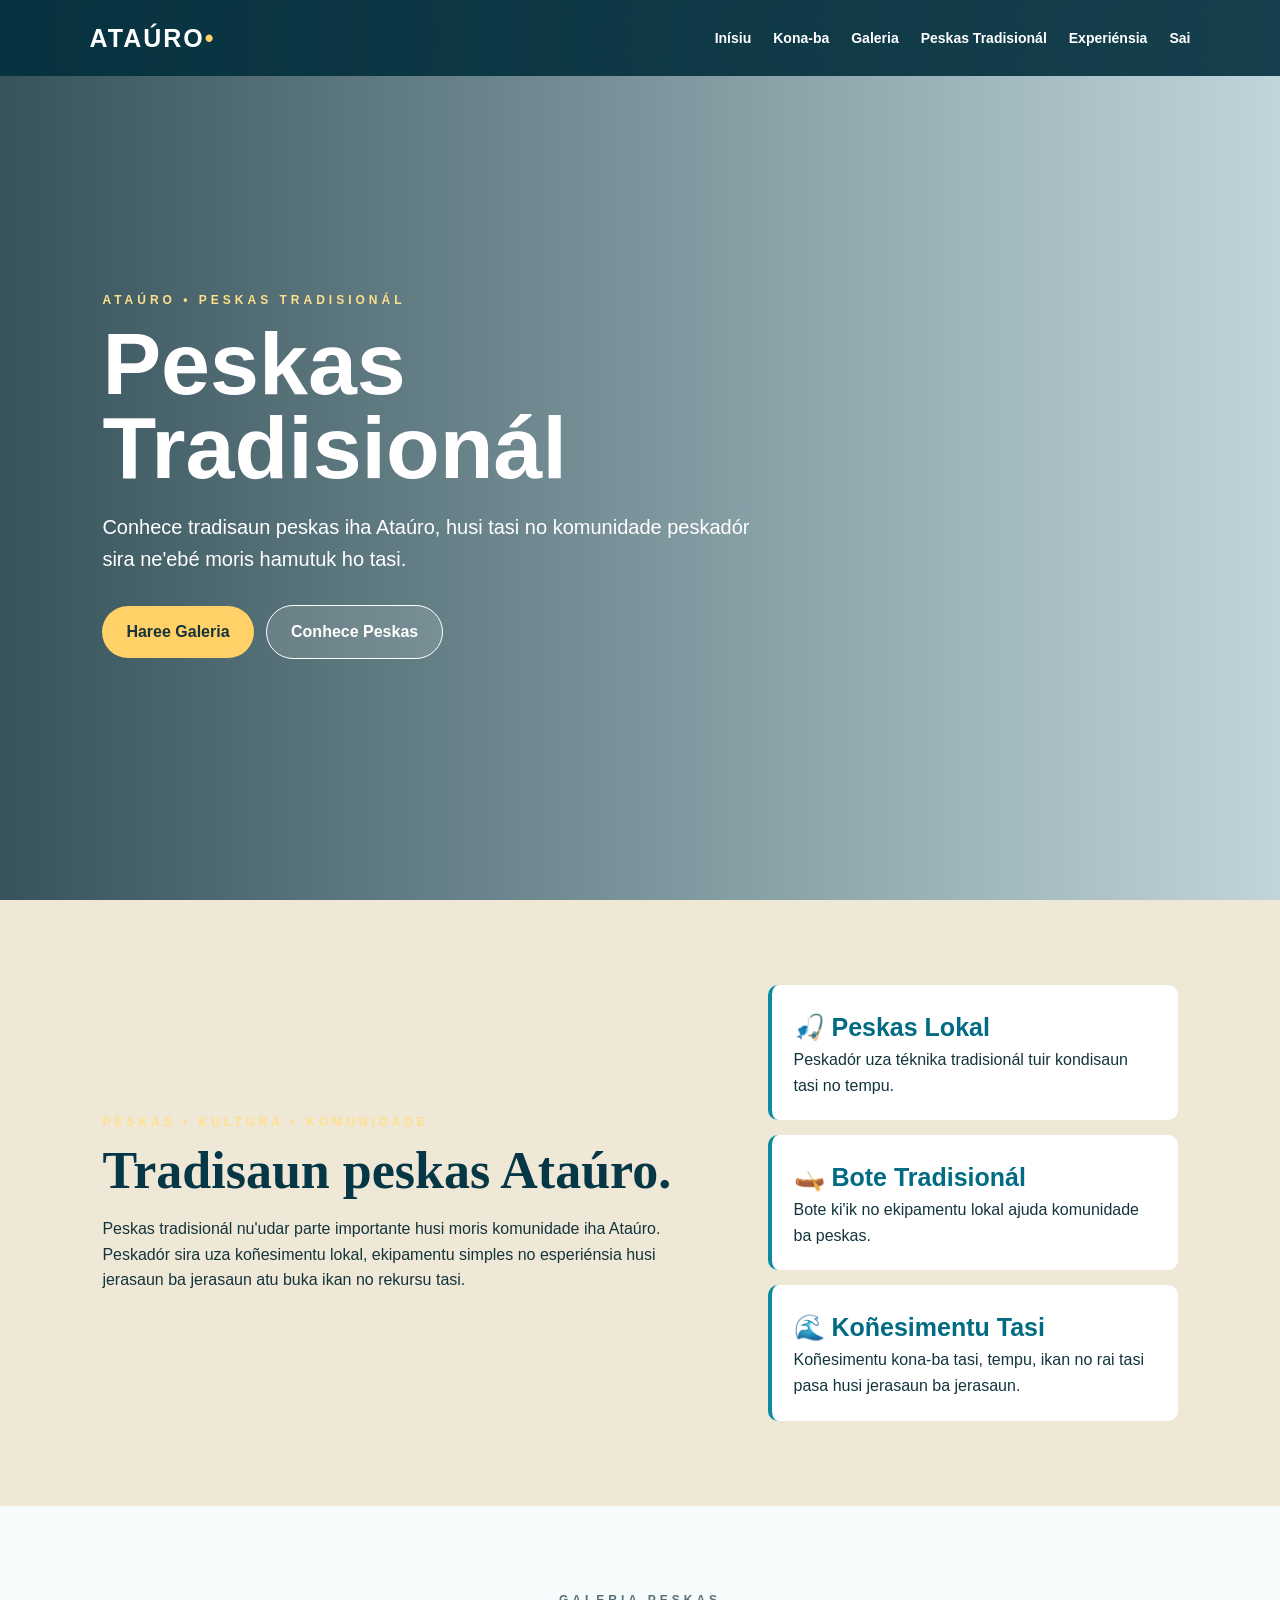
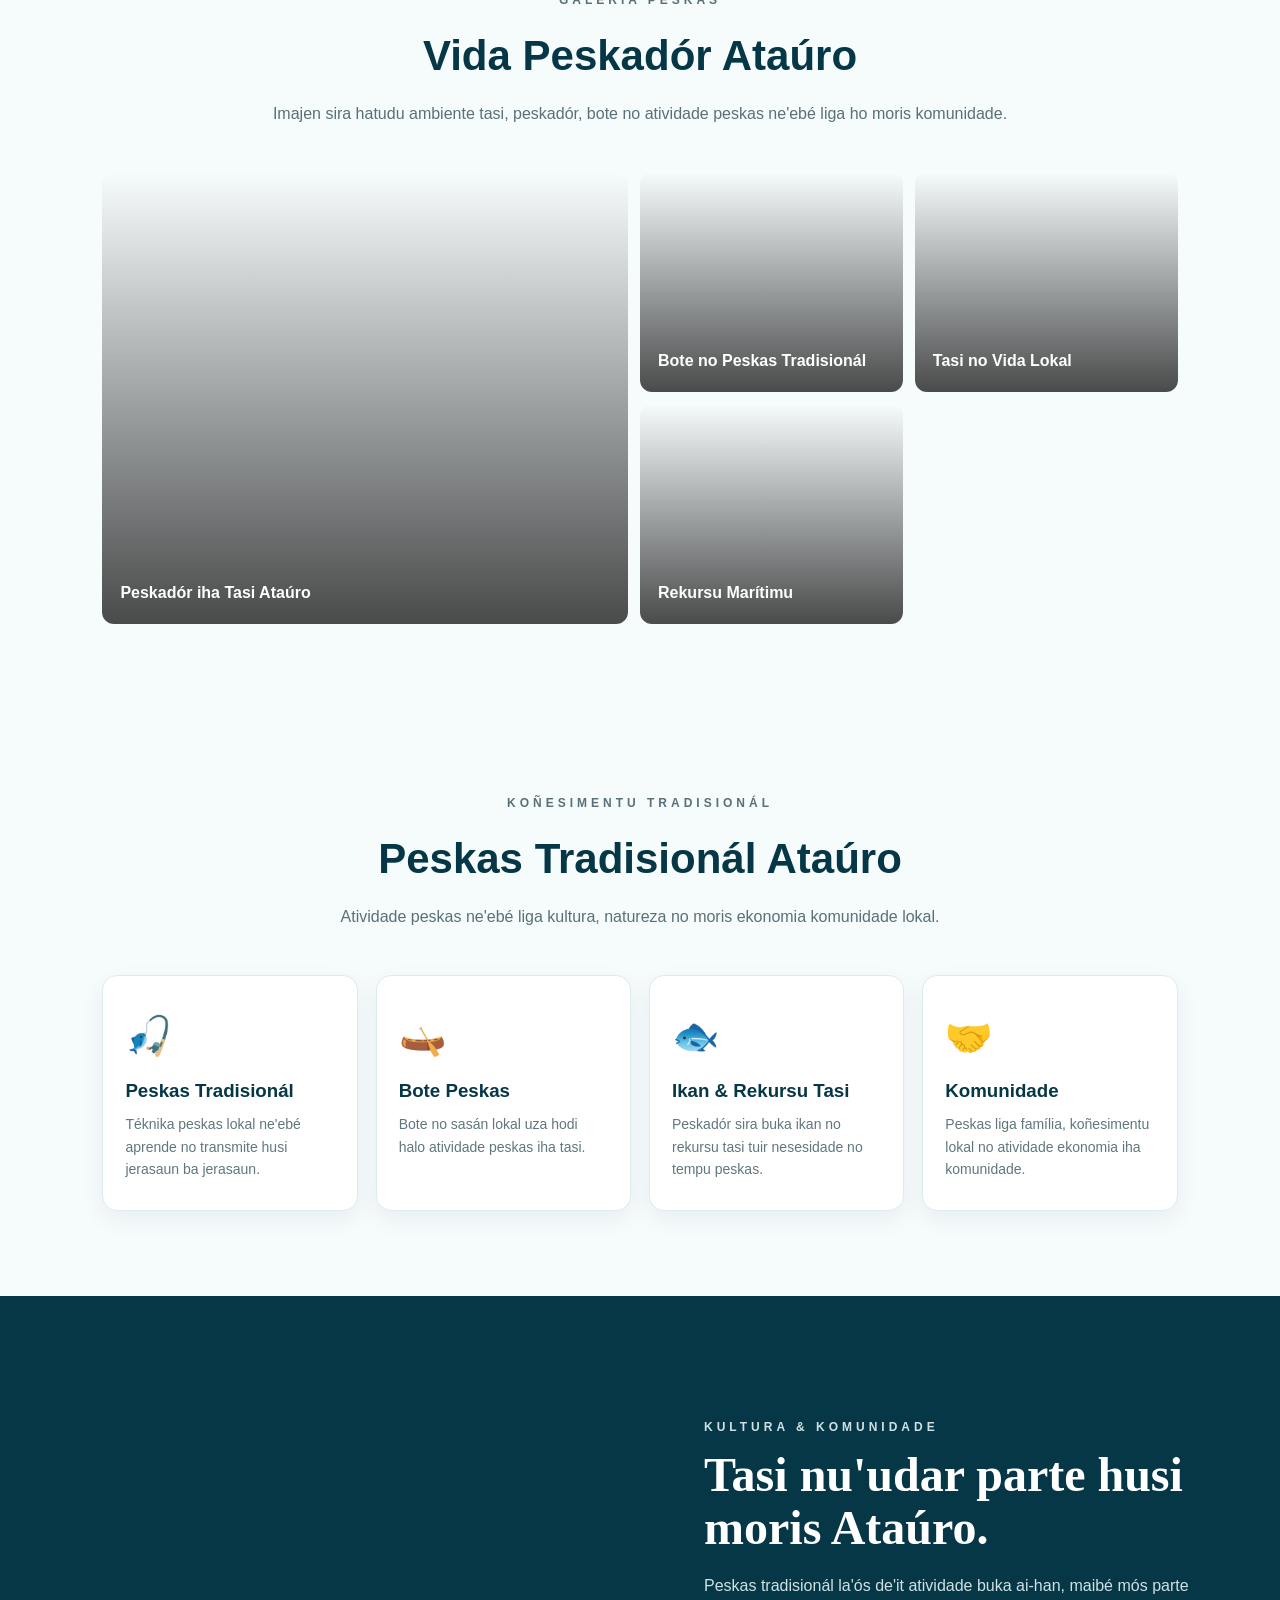
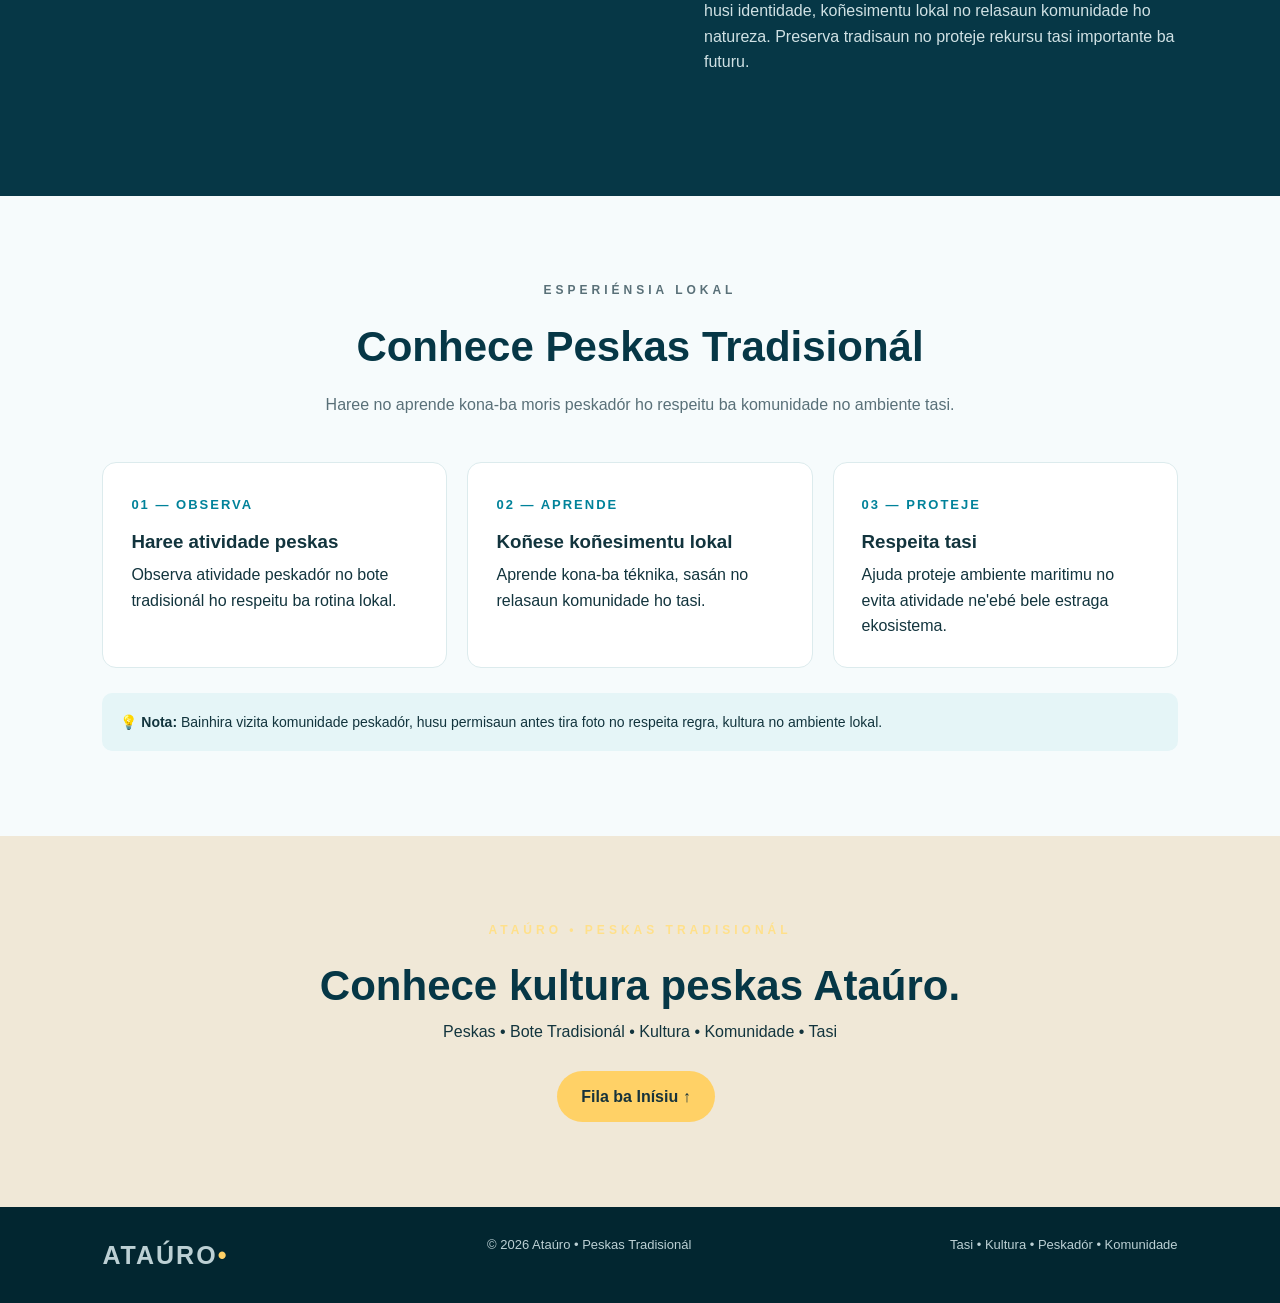
<file: pescas.html>
<!DOCTYPE html>
<html lang="tet">
<head>
  <meta charset="UTF-8">
  <meta name="viewport" content="width=device-width, initial-scale=1.0">
  <title>Peskas Tradisionál Ataúro | Timor-Leste</title>
  <style>
    *{box-sizing:border-box;margin:0;padding:0}
    html{scroll-behavior:smooth}
    body{font-family:Arial,Helvetica,sans-serif;color:#12343d;background:#f6fbfc;line-height:1.6}
    a{text-decoration:none;color:inherit}
    header{position:fixed;top:0;left:0;width:100%;z-index:10;display:flex;justify-content:space-between;align-items:center;padding:18px 7%;background:rgba(3,47,60,.9);backdrop-filter:blur(10px);color:white}
    .logo{font-size:25px;font-weight:800;letter-spacing:2px}.logo span{color:#ffd166}
    nav{display:flex;gap:22px;font-size:14px;font-weight:700}nav a:hover{color:#ffd166}
    .hero{min-height:100vh;display:flex;align-items:center;padding:120px 8% 70px;position:relative;color:white;background:linear-gradient(90deg,rgba(0,35,45,.78),rgba(0,80,100,.22)),url("https://www.worldfishcenter.org/pages/adara/style/images/art/29679473514.jpg") center/cover no-repeat}
    .hero-content{max-width:720px}.tag{font-size:12px;letter-spacing:4px;font-weight:800;color:#ffe08a;margin-bottom:12px}
    h1{font-size:clamp(48px,7vw,88px);line-height:.95;margin-bottom:22px}.hero p:not(.tag){font-size:20px;max-width:650px;margin-bottom:30px}
    .btn{display:inline-block;padding:13px 24px;border-radius:30px;font-weight:700;margin-right:8px}.primary{background:#ffd166;color:#17333b}.outline{border:1px solid white;background:rgba(255,255,255,.12)}
    section{padding:85px 8%}.title{text-align:center;max-width:760px;margin:0 auto 45px}.title h2{font-size:42px;color:#063746;margin-bottom:12px}.title p{color:#597078}
    .about{background:#f0e8d7}.about-grid{display:grid;grid-template-columns:1.2fr .8fr;gap:50px;align-items:center}
    .about h2{font-family:Georgia,serif;font-size:52px;color:#063746;line-height:1.05;margin-bottom:18px}.facts{display:grid;gap:15px}
    .fact{background:white;padding:22px;border-left:4px solid #0b8aa0;border-radius:10px}.fact strong{font-size:25px;color:#006b83;display:block}
    .gallery{display:grid;grid-template-columns:2fr 1fr 1fr;grid-template-rows:220px 220px;gap:12px}
    .photo{border-radius:12px;background-size:cover;background-position:center;display:flex;align-items:end;padding:18px;color:white;font-weight:bold;overflow:hidden;position:relative}
    .photo:before{content:"";position:absolute;inset:0;background:linear-gradient(transparent,rgba(0,0,0,.7))}.photo span{position:relative;z-index:1}
    .photo.big{grid-row:span 2;background-image:url("https://images.unsplash.com/photo-1516670110065-2c4c6f1f5d8b?auto=format&fit=crop&w=1500&q=85")}
    .photo.two{background-image:url("https://images.unsplash.com/photo-1510130387422-82bed34b37e9?auto=format&fit=crop&w=1000&q=85")}
    .photo.three{background-image:url("https://images.unsplash.com/photo-1500375592092-40eb2168fd21?auto=format&fit=crop&w=1000&q=85")}
    .photo.four{background-image:url("https://images.unsplash.com/photo-1544550285-f813152fb2fd?auto=format&fit=crop&w=1000&q=85")}
    .cards{display:grid;grid-template-columns:repeat(4,1fr);gap:18px}.card{background:white;padding:30px 22px;border-radius:15px;border:1px solid #dcebed;box-shadow:0 8px 25px rgba(0,50,70,.06)}
    .icon{font-size:38px;margin-bottom:10px}.card h3{color:#063746;margin-bottom:7px}.card p{font-size:14px;color:#60777d}
    .culture{background:#063746;color:white;display:grid;grid-template-columns:1fr 1fr;padding:0}.culture-img{min-height:500px;background:url("https://images.unsplash.com/photo-1472396961693-142e6e269027?auto=format&fit=crop&w=1500&q=85") center/cover}
    .culture-text{padding:75px 10%;display:flex;flex-direction:column;justify-content:center}.culture-text h2{font-family:Georgia,serif;font-size:48px;line-height:1.1;margin-bottom:18px}.culture-text p{color:#d0e1e4}
    .steps{display:grid;grid-template-columns:repeat(3,1fr);gap:20px}.step{background:white;border-radius:14px;padding:28px;border:1px solid #dcebed}.step-number{color:#00829a;font-weight:800;font-size:13px;letter-spacing:2px}.step h3{margin:10px 0 5px}
    .notice{margin-top:25px;background:#e5f5f7;padding:18px;border-radius:10px;font-size:14px}.contact{background:#f0e8d7}.contact-box{max-width:800px;margin:auto;text-align:center}.contact h2{font-size:42px;color:#063746}
    footer{background:#022630;color:#bcd0d4;padding:28px 8%;display:flex;justify-content:space-between;gap:20px;font-size:13px}
    @media(max-width:900px){nav{display:none}.about-grid,.culture{grid-template-columns:1fr}.culture-img{min-height:320px}.cards{grid-template-columns:1fr 1fr}.steps{grid-template-columns:1fr}.gallery{grid-template-columns:1fr 1fr;grid-template-rows:220px 220px 220px}.photo.big{grid-row:span 1;grid-column:span 2}footer{flex-direction:column}}
    @media(max-width:600px){section{padding:65px 6%}.hero{padding-left:6%;padding-right:6%}.hero h1{font-size:62px}.hero p:not(.tag){font-size:17px}.cards{grid-template-columns:1fr}.gallery{display:block}.photo{height:230px;margin-bottom:10px}.about h2,.culture-text h2{font-size:39px}}
  </style>
</head>
<body>
<header>
  <a class="logo" href="#home">ATAÚRO<span>•</span></a>
  <nav>
    <a href="#home">Inísiu</a>
    <a href="#kona-ba">Kona-ba</a>
    <a href="#galeria">Galeria</a>
    <a href="#peskas">Peskas Tradisionál</a>
    <a href="#viagem">Experiénsia</a>
    <a href="index.html">Sai</a>
  </nav>
</header>

<main>
<!-- Home background: Atauro Island fishing / WorldFish image source -->
<section class="hero" id="home">
  <div class="hero-content">
    <p class="tag">ATAÚRO • PESKAS TRADISIONÁL</p>
    <h1>Peskas<br>Tradisionál</h1>
    <p>Conhece tradisaun peskas iha Ataúro, husi tasi no komunidade peskadór sira ne'ebé moris hamutuk ho tasi.</p>
    <a class="btn primary" href="#">Haree Galeria</a>
    <a class="btn outline" href="#peskas">Conhece Peskas</a>
  </div>
</section>

<section class="about" id="kona-ba">
  <div class="about-grid">
    <div>
      <p class="tag">PESKAS • KULTURA • KOMUNIDADE</p>
      <h2>Tradisaun peskas Ataúro.</h2>
      <p>Peskas tradisionál nu'udar parte importante husi moris komunidade iha Ataúro. Peskadór sira uza koñesimentu lokal, ekipamentu simples no esperiénsia husi jerasaun ba jerasaun atu buka ikan no rekursu tasi.</p>
    </div>
    <div class="facts">
      <div class="fact"><strong>🎣 Peskas Lokal</strong> Peskadór uza téknika tradisionál tuir kondisaun tasi no tempu.</div>
      <div class="fact"><strong>🛶 Bote Tradisionál</strong> Bote ki'ik no ekipamentu lokal ajuda komunidade ba peskas.</div>
      <div class="fact"><strong>🌊 Koñesimentu Tasi</strong> Koñesimentu kona-ba tasi, tempu, ikan no rai tasi pasa husi jerasaun ba jerasaun.</div>
    </div>
  </div>
</section>

<section id="galeria">
  <div class="title">
    <p class="tag">GALERIA PESKAS</p>
    <h2>Vida Peskadór Ataúro</h2>
    <p>Imajen sira hatudu ambiente tasi, peskadór, bote no atividade peskas ne'ebé liga ho moris komunidade.</p>
  </div>
  <div class="gallery">
    <div class="photo big"><span>Peskadór iha Tasi Ataúro</span></div>
    <div class="photo two"><span>Bote no Peskas Tradisionál</span></div>
    <div class="photo three"><span>Tasi no Vida Lokal</span></div>
    <div class="photo four"><span>Rekursu Marítimu</span></div>
  </div>
</section>

<section id="peskas">
  <div class="title">
    <p class="tag">KOÑESIMENTU TRADISIONÁL</p>
    <h2>Peskas Tradisionál Ataúro</h2>
    <p>Atividade peskas ne'ebé liga kultura, natureza no moris ekonomia komunidade lokal.</p>
  </div>
  <div class="cards">
    <div class="card"><div class="icon">🎣</div><h3>Peskas Tradisionál</h3><p>Téknika peskas lokal ne'ebé aprende no transmite husi jerasaun ba jerasaun.</p></div>
    <div class="card"><div class="icon">🛶</div><h3>Bote Peskas</h3><p>Bote no sasán lokal uza hodi halo atividade peskas iha tasi.</p></div>
    <div class="card"><div class="icon">🐟</div><h3>Ikan & Rekursu Tasi</h3><p>Peskadór sira buka ikan no rekursu tasi tuir nesesidade no tempu peskas.</p></div>
    <div class="card"><div class="icon">🤝</div><h3>Komunidade</h3><p>Peskas liga família, koñesimentu lokal no atividade ekonomia iha komunidade.</p></div>
  </div>
</section>

<section class="culture">
  <div class="culture-img"></div>
  <div class="culture-text">
    <p class="tag">KULTURA & KOMUNIDADE</p>
    <h2>Tasi nu'udar parte husi moris Ataúro.</h2>
    <p>Peskas tradisionál la'ós de'it atividade buka ai-han, maibé mós parte husi identidade, koñesimentu lokal no relasaun komunidade ho natureza. Preserva tradisaun no proteje rekursu tasi importante ba futuru.</p>
  </div>
</section>

<section id="viagem">
  <div class="title">
    <p class="tag">ESPERIÉNSIA LOKAL</p>
    <h2>Conhece Peskas Tradisionál</h2>
    <p>Haree no aprende kona-ba moris peskadór ho respeitu ba komunidade no ambiente tasi.</p>
  </div>
  <div class="steps">
    <div class="step"><span class="step-number">01 — OBSERVA</span><h3>Haree atividade peskas</h3><p>Observa atividade peskadór no bote tradisionál ho respeitu ba rotina lokal.</p></div>
    <div class="step"><span class="step-number">02 — APRENDE</span><h3>Koñese koñesimentu lokal</h3><p>Aprende kona-ba téknika, sasán no relasaun komunidade ho tasi.</p></div>
    <div class="step"><span class="step-number">03 — PROTEJE</span><h3>Respeita tasi</h3><p>Ajuda proteje ambiente maritimu no evita atividade ne'ebé bele estraga ekosistema.</p></div>
  </div>
  <div class="notice">💡 <strong>Nota:</strong> Bainhira vizita komunidade peskadór, husu permisaun antes tira foto no respeita regra, kultura no ambiente lokal.</div>
</section>

<section class="contact">
  <div class="contact-box">
    <p class="tag">ATAÚRO • PESKAS TRADISIONÁL</p>
    <h2>Conhece kultura peskas Ataúro.</h2>
    <p>Peskas • Bote Tradisionál • Kultura • Komunidade • Tasi</p><br>
    <a class="btn primary" href="#home">Fila ba Inísiu ↑</a>
  </div>
</section>
</main>

<footer>
  <div class="logo">ATAÚRO<span>•</span></div>
  <div>© 2026 Ataúro • Peskas Tradisionál</div>
  <div>Tasi • Kultura • Peskadór • Komunidade</div>
</footer>
</body>
</html>
</file>
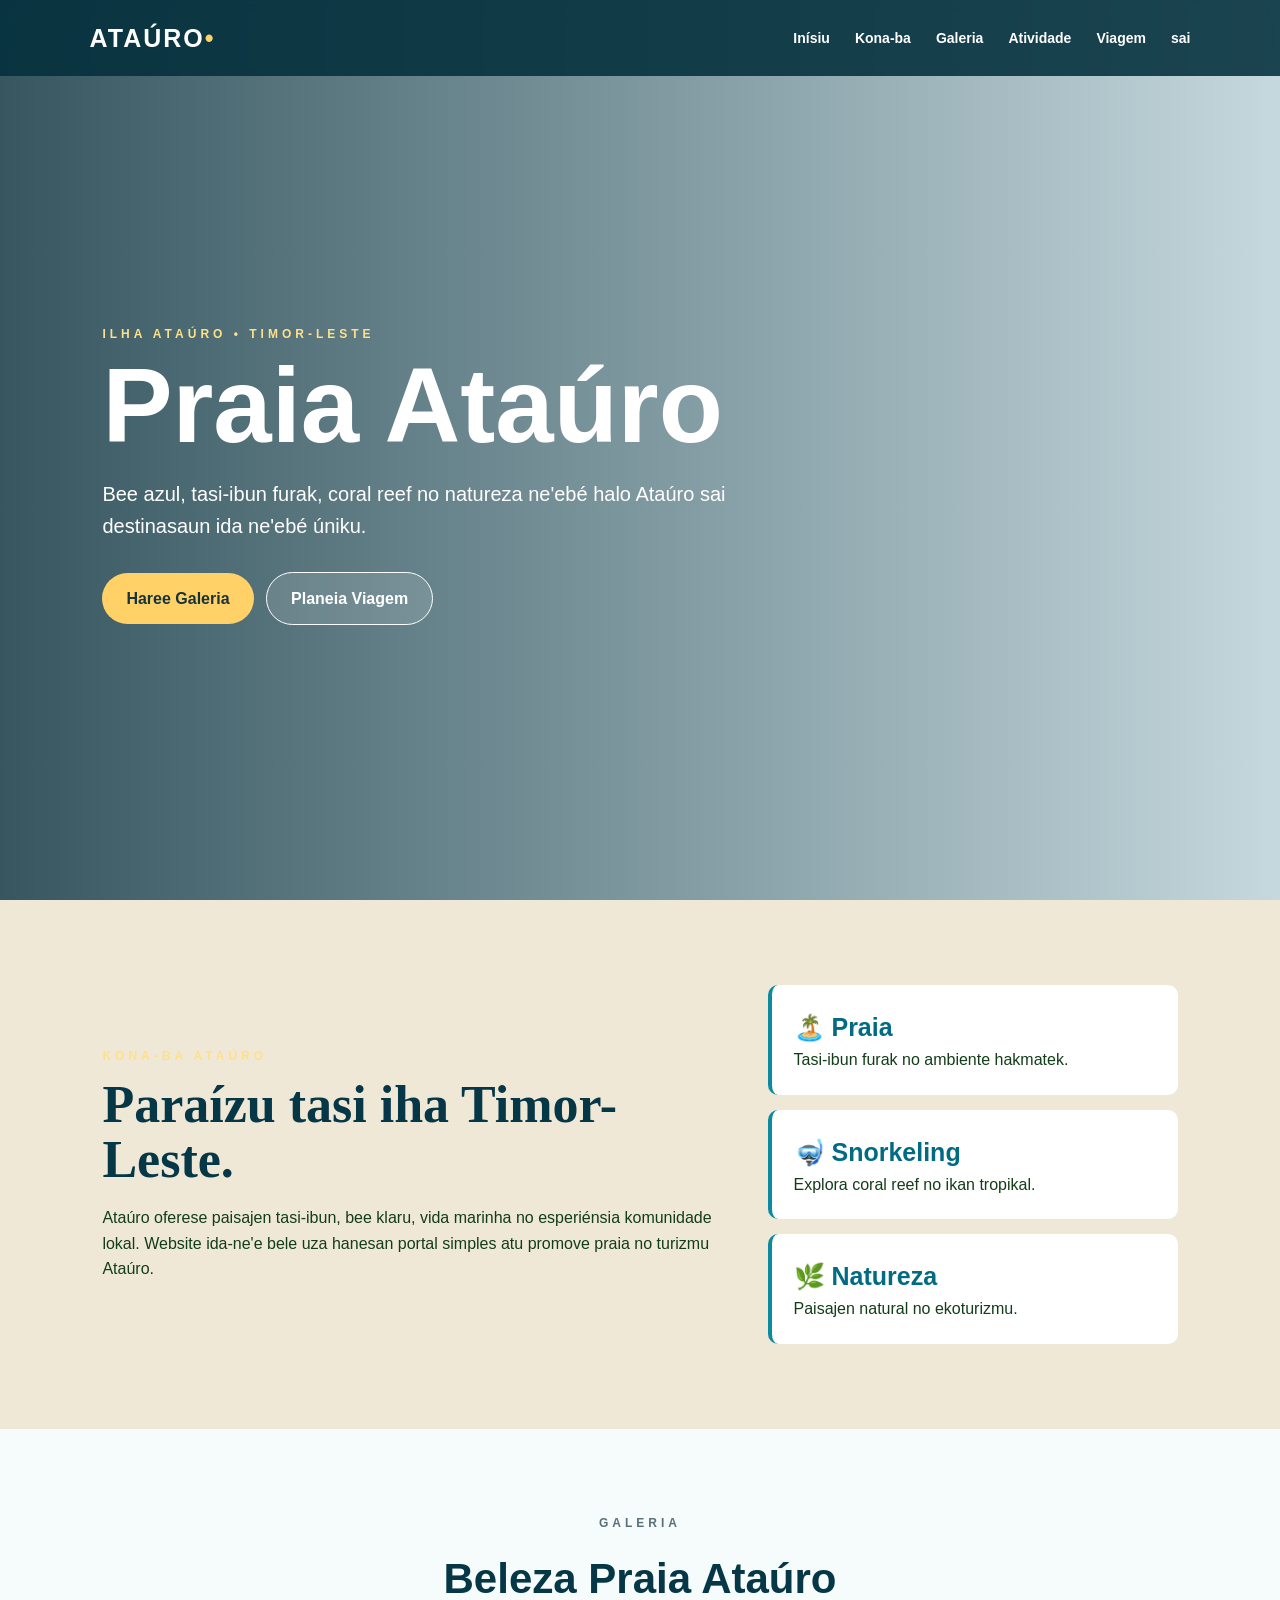
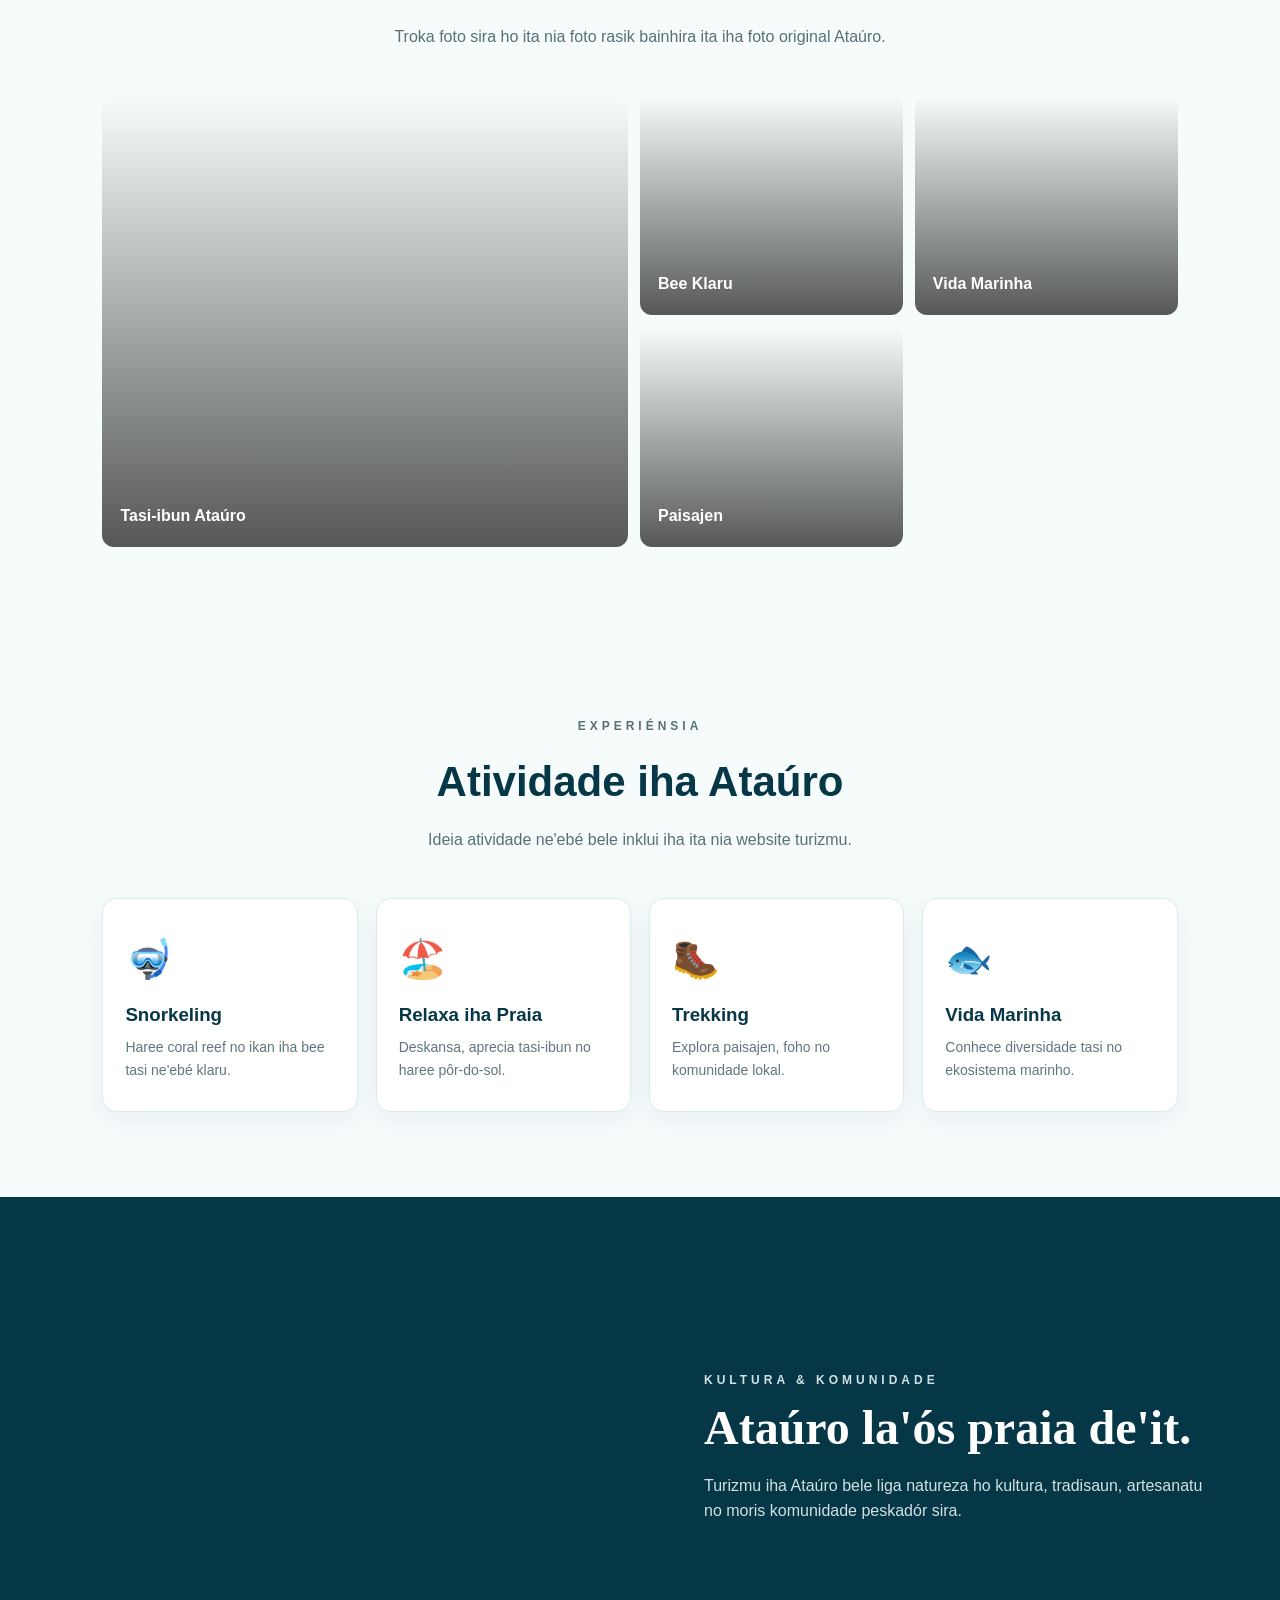
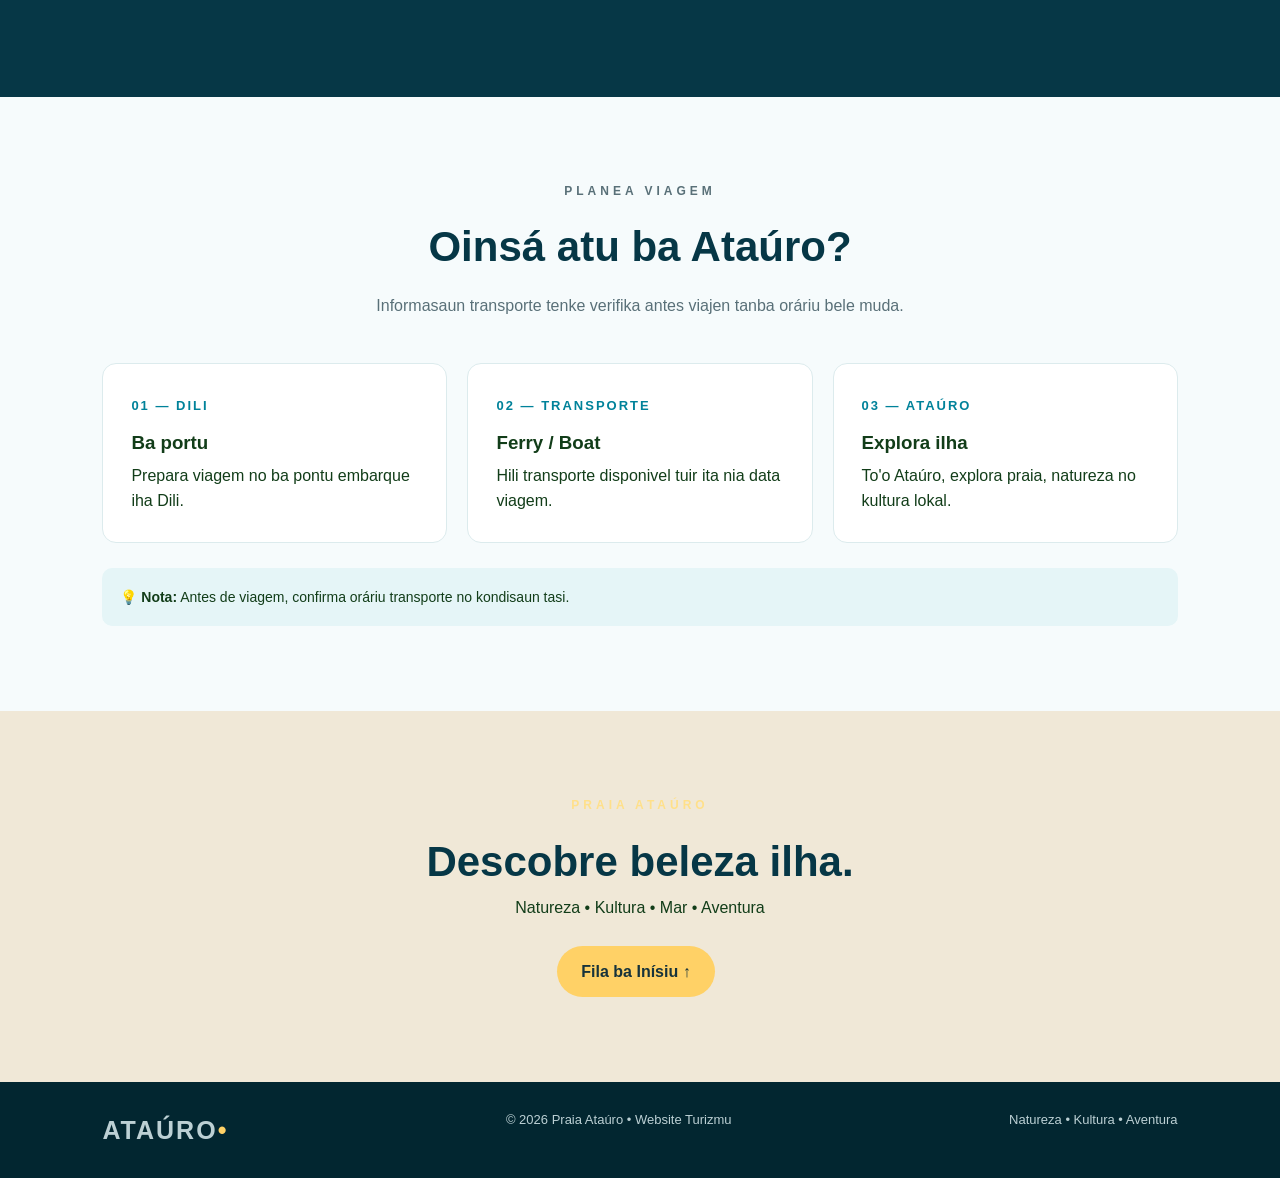
<file: praia-atauru.html>
<!DOCTYPE html>
<html lang="tet">
<head>
  <meta charset="UTF-8">
  <meta name="viewport" content="width=device-width, initial-scale=1.0">
  <title>Praia Ataúro | Turizmu Timor-Leste</title>
  <style>
    *{box-sizing:border-box;margin:0;padding:0}
    html{scroll-behavior:smooth}
    body{font-family:Arial,Helvetica,sans-serif;color:#123d19;background:#f6fbfc;line-height:1.6}
    a{text-decoration:none;color:inherit}
    header{
      position:fixed;top:0;left:0;width:100%;z-index:10;
      display:flex;justify-content:space-between;align-items:center;
      padding:18px 7%;background:rgba(3,47,60,.88);backdrop-filter:blur(10px);
      color:white
    }
    .logo{font-size:25px;font-weight:800;letter-spacing:2px}
    .logo span{color:#ffd166}
    nav{display:flex;gap:25px;font-size:14px;font-weight:700}
    nav a:hover{color:#ffd166}
    .hero{
      min-height:100vh;display:flex;align-items:center;padding:120px 8% 70px;
      position:relative;color:white;
      background:
        linear-gradient(90deg,rgba(0,40,52,.78),rgba(0,80,100,.20)),
        url("https://images.unsplash.com/photo-1507525428034-b723cf961d3e?auto=format&fit=crop&w=2200&q=85")
        center/cover no-repeat;
    }
    .hero-content{max-width:720px}
    .tag{font-size:12px;letter-spacing:4px;font-weight:800;color:#ffe08a;margin-bottom:12px}
    h1{font-size:clamp(55px,9vw,105px);line-height:.95;margin-bottom:22px}
    .hero p:not(.tag){font-size:20px;max-width:650px;margin-bottom:30px}
    .btn{display:inline-block;padding:13px 24px;border-radius:30px;font-weight:700;margin-right:8px}
    .primary{background:#ffd166;color:#17333b}
    .outline{border:1px solid white;background:rgba(255,255,255,.12)}
    section{padding:85px 8%}
    .title{text-align:center;max-width:760px;margin:0 auto 45px}
    .title h2{font-size:42px;color:#063746;margin-bottom:12px}
    .title p{color:#597078}
    .about{background:#f0e8d7}
    .about-grid{display:grid;grid-template-columns:1.2fr .8fr;gap:50px;align-items:center}
    .about h2{font-family:Georgia,serif;font-size:52px;color:#063746;line-height:1.05;margin-bottom:18px}
    .facts{display:grid;gap:15px}
    .fact{background:white;padding:22px;border-left:4px solid #0b8aa0;border-radius:10px}
    .fact strong{font-size:25px;color:#006b83;display:block}
    .gallery{display:grid;grid-template-columns:2fr 1fr 1fr;grid-template-rows:220px 220px;gap:12px}
    .photo{border-radius:12px;background-size:cover;background-position:center;display:flex;align-items:end;padding:18px;color:white;font-weight:bold;overflow:hidden;position:relative}
    .photo:before{content:"";position:absolute;inset:0;background:linear-gradient(transparent,rgba(0,0,0,.65))}
    .photo span{position:relative;z-index:1}
    .photo.big{grid-row:span 2;background-images.jpg;("https://images.unsplash.com/photo-1500375592092-40eb2168fd21?auto=format&fit=crop&w=1500&q=85")}
    .photo.two{background-image:url("https://images.unsplash.com/photo-1518509562904-e7ef99cdcc86?auto=format&fit=crop&w=1000&q=85")}
    .photo.three{background-image:url("https://images.unsplash.com/photo-1544551763-46a013bb70d5?auto=format&fit=crop&w=1000&q=85")}
    .photo.four{background-image:url("https://images.unsplash.com/photo-1530789253388-582c481c54b0?auto=format&fit=crop&w=1000&q=85")}
    .cards{display:grid;grid-template-columns:repeat(4,1fr);gap:18px}
    .card{background:white;padding:30px 22px;border-radius:15px;border:1px solid #dcebed;box-shadow:0 8px 25px rgba(0,50,70,.06)}
    .icon{font-size:38px;margin-bottom:10px}
    .card h3{color:#063746;margin-bottom:7px}
    .card p{font-size:14px;color:#60777d}
    .culture{background:#063746;color:white;display:grid;grid-template-columns:1fr 1fr;padding:0}
    .culture-img{min-height:500px;background:url("https://images.unsplash.com/photo-1510414842594-a61c69b5ae57?auto=format&fit=crop&w=1500&q=85") center/cover}
    .culture-text{padding:75px 10%;display:flex;flex-direction:column;justify-content:center}
    .culture-text h2{font-family:Georgia,serif;font-size:48px;line-height:1.1;margin-bottom:18px}
    .culture-text p{color:#d0e1e4}
    .steps{display:grid;grid-template-columns:repeat(3,1fr);gap:20px}
    .step{background:white;border-radius:14px;padding:28px;border:1px solid #dcebed}
    .step-number{color:#00829a;font-weight:800;font-size:13px;letter-spacing:2px}
    .step h3{margin:10px 0 5px}
    .notice{margin-top:25px;background:#e5f5f7;padding:18px;border-radius:10px;font-size:14px}
    .contact{background:#f0e8d7}
    .contact-box{max-width:800px;margin:auto;text-align:center}
    .contact h2{font-size:42px;color:#063746}
    footer{background:#022630;color:#bcd0d4;padding:28px 8%;display:flex;justify-content:space-between;gap:20px;font-size:13px}
    @media(max-width:900px){
      nav{display:none}
      .about-grid,.culture{grid-template-columns:1fr}
      .culture-img{min-height:320px}
      .cards{grid-template-columns:1fr 1fr}
      .steps{grid-template-columns:1fr}
      .gallery{grid-template-columns:1fr 1fr;grid-template-rows:220px 220px 220px}
      .photo.big{grid-row:span 1;grid-column:span 2}
      footer{flex-direction:column}
    }
    @media(max-width:600px){
      section{padding:65px 6%}
      .hero{padding-left:6%;padding-right:6%}
      .hero h1{font-size:62px}
      .hero p:not(.tag){font-size:17px}
      .cards{grid-template-columns:1fr}
      .gallery{display:block}
      .photo{height:230px;margin-bottom:10px}
      .about h2,.culture-text h2{font-size:39px}
    }
  </style>
</head>
<body>

<header>
  <a class="logo" href="#home">ATAÚRO<span>•</span></a>
  <nav>
    <a href="#home">Inísiu</a>
    <a href="#kona-ba">Kona-ba</a>
    <a href="#galeria">Galeria</a>
    <a href="#atividade">Atividade</a>
    <a href="#viagem">Viagem</a>
    <a href="index.html">sai</a>
  </nav>
</header>

<main>
<section class="hero" id="home">
  <div class="hero-content">
    <p class="tag">ILHA ATAÚRO • TIMOR-LESTE</p>
    <h1>Praia Ataúro</h1>
    <p>Bee azul, tasi-ibun furak, coral reef no natureza ne'ebé halo Ataúro sai destinasaun ida ne'ebé úniku.</p>
    <a class="btn primary" href="#galeria">Haree Galeria</a>
    <a class="btn outline" href="#viagem">Planeia Viagem</a>
  </div>
</section>

<section class="about" id="kona-ba">
  <div class="about-grid">
    <div>
      <p class="tag">KONA-BA ATAÚRO</p>
      <h2>Paraízu tasi iha Timor-Leste.</h2>
      <p>Ataúro oferese paisajen tasi-ibun, bee klaru, vida marinha no esperiénsia komunidade lokal. Website ida-ne'e bele uza hanesan portal simples atu promove praia no turizmu Ataúro.</p>
    </div>
    <div class="facts">
      <div class="fact"><strong>🏝️ Praia</strong> Tasi-ibun furak no ambiente hakmatek.</div>
      <div class="fact"><strong>🤿 Snorkeling</strong> Explora coral reef no ikan tropikal.</div>
      <div class="fact"><strong>🌿 Natureza</strong> Paisajen natural no ekoturizmu.</div>
    </div>
  </div>
</section>

<section id="galeria">
  <div class="title">
    <p class="tag">GALERIA</p>
    <h2>Beleza Praia Ataúro</h2>
    <p>Troka foto sira ho ita nia foto rasik bainhira ita iha foto original Ataúro.</p>
  </div>
  <div class="gallery">
    <div class="photo big"><span>Tasi-ibun Ataúro</span></div>
    <div class="photo two"><span>Bee Klaru</span></div>
    <div class="photo three"><span>Vida Marinha</span></div>
    <div class="photo four"><span>Paisajen</span></div>
  </div>
</section>

<section id="atividade">
  <div class="title">
    <p class="tag">EXPERIÉNSIA</p>
    <h2>Atividade iha Ataúro</h2>
    <p>Ideia atividade ne'ebé bele inklui iha ita nia website turizmu.</p>
  </div>
  <div class="cards">
    <div class="card"><div class="icon">🤿</div><h3>Snorkeling</h3><p>Haree coral reef no ikan iha bee tasi ne'ebé klaru.</p></div>
    <div class="card"><div class="icon">🏖️</div><h3>Relaxa iha Praia</h3><p>Deskansa, aprecia tasi-ibun no haree pôr-do-sol.</p></div>
    <div class="card"><div class="icon">🥾</div><h3>Trekking</h3><p>Explora paisajen, foho no komunidade lokal.</p></div>
    <div class="card"><div class="icon">🐟</div><h3>Vida Marinha</h3><p>Conhece diversidade tasi no ekosistema marinho.</p></div>
  </div>
</section>

<section class="culture">
  <div class="culture-img"></div>
  <div class="culture-text">
    <p class="tag">KULTURA & KOMUNIDADE</p>
    <h2>Ataúro la'ós praia de'it.</h2>
    <p>Turizmu iha Ataúro bele liga natureza ho kultura, tradisaun, artesanatu no moris komunidade peskadór sira.</p>
  </div>
</section>

<section id="viagem">
  <div class="title">
    <p class="tag">PLANEA VIAGEM</p>
    <h2>Oinsá atu ba Ataúro?</h2>
    <p>Informasaun transporte tenke verifika antes viajen tanba oráriu bele muda.</p>
  </div>
  <div class="steps">
    <div class="step"><span class="step-number">01 — DILI</span><h3>Ba portu</h3><p>Prepara viagem no ba pontu embarque iha Dili.</p></div>
    <div class="step"><span class="step-number">02 — TRANSPORTE</span><h3>Ferry / Boat</h3><p>Hili transporte disponivel tuir ita nia data viagem.</p></div>
    <div class="step"><span class="step-number">03 — ATAÚRO</span><h3>Explora ilha</h3><p>To'o Ataúro, explora praia, natureza no kultura lokal.</p></div>
  </div>
  <div class="notice">💡 <strong>Nota:</strong> Antes de viagem, confirma oráriu transporte no kondisaun tasi.</div>
</section>

<section class="contact">
  <div class="contact-box">
    <p class="tag">PRAIA ATAÚRO</p>
    <h2>Descobre beleza ilha.</h2>
    <p>Natureza • Kultura • Mar • Aventura</p>
    <br>
    <a class="btn primary" href="#home">Fila ba Inísiu ↑</a>
  </div>
</section>
</main>

<footer>
  <div class="logo">ATAÚRO<span>•</span></div>
  <div>© 2026 Praia Ataúro • Website Turizmu</div>
  <div>Natureza • Kultura • Aventura</div>
</footer>

</body>
</html>
</file>
